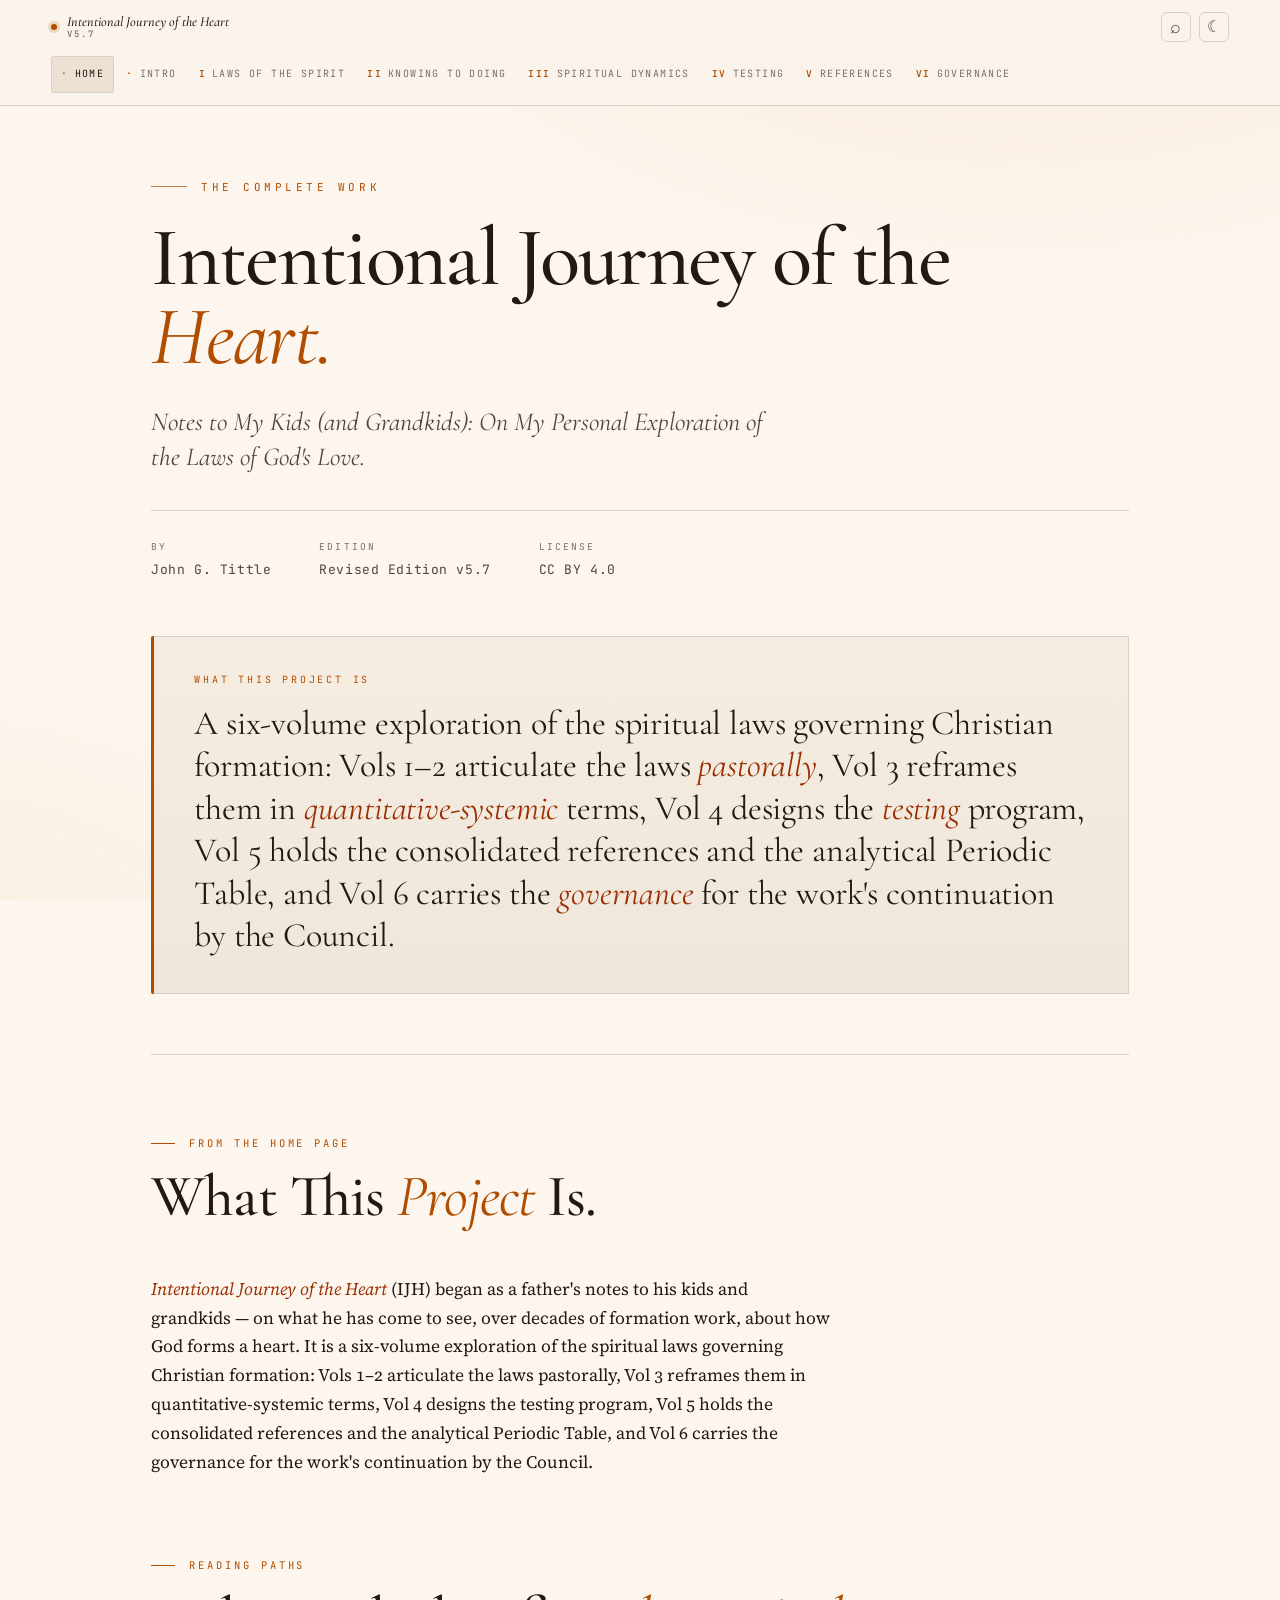
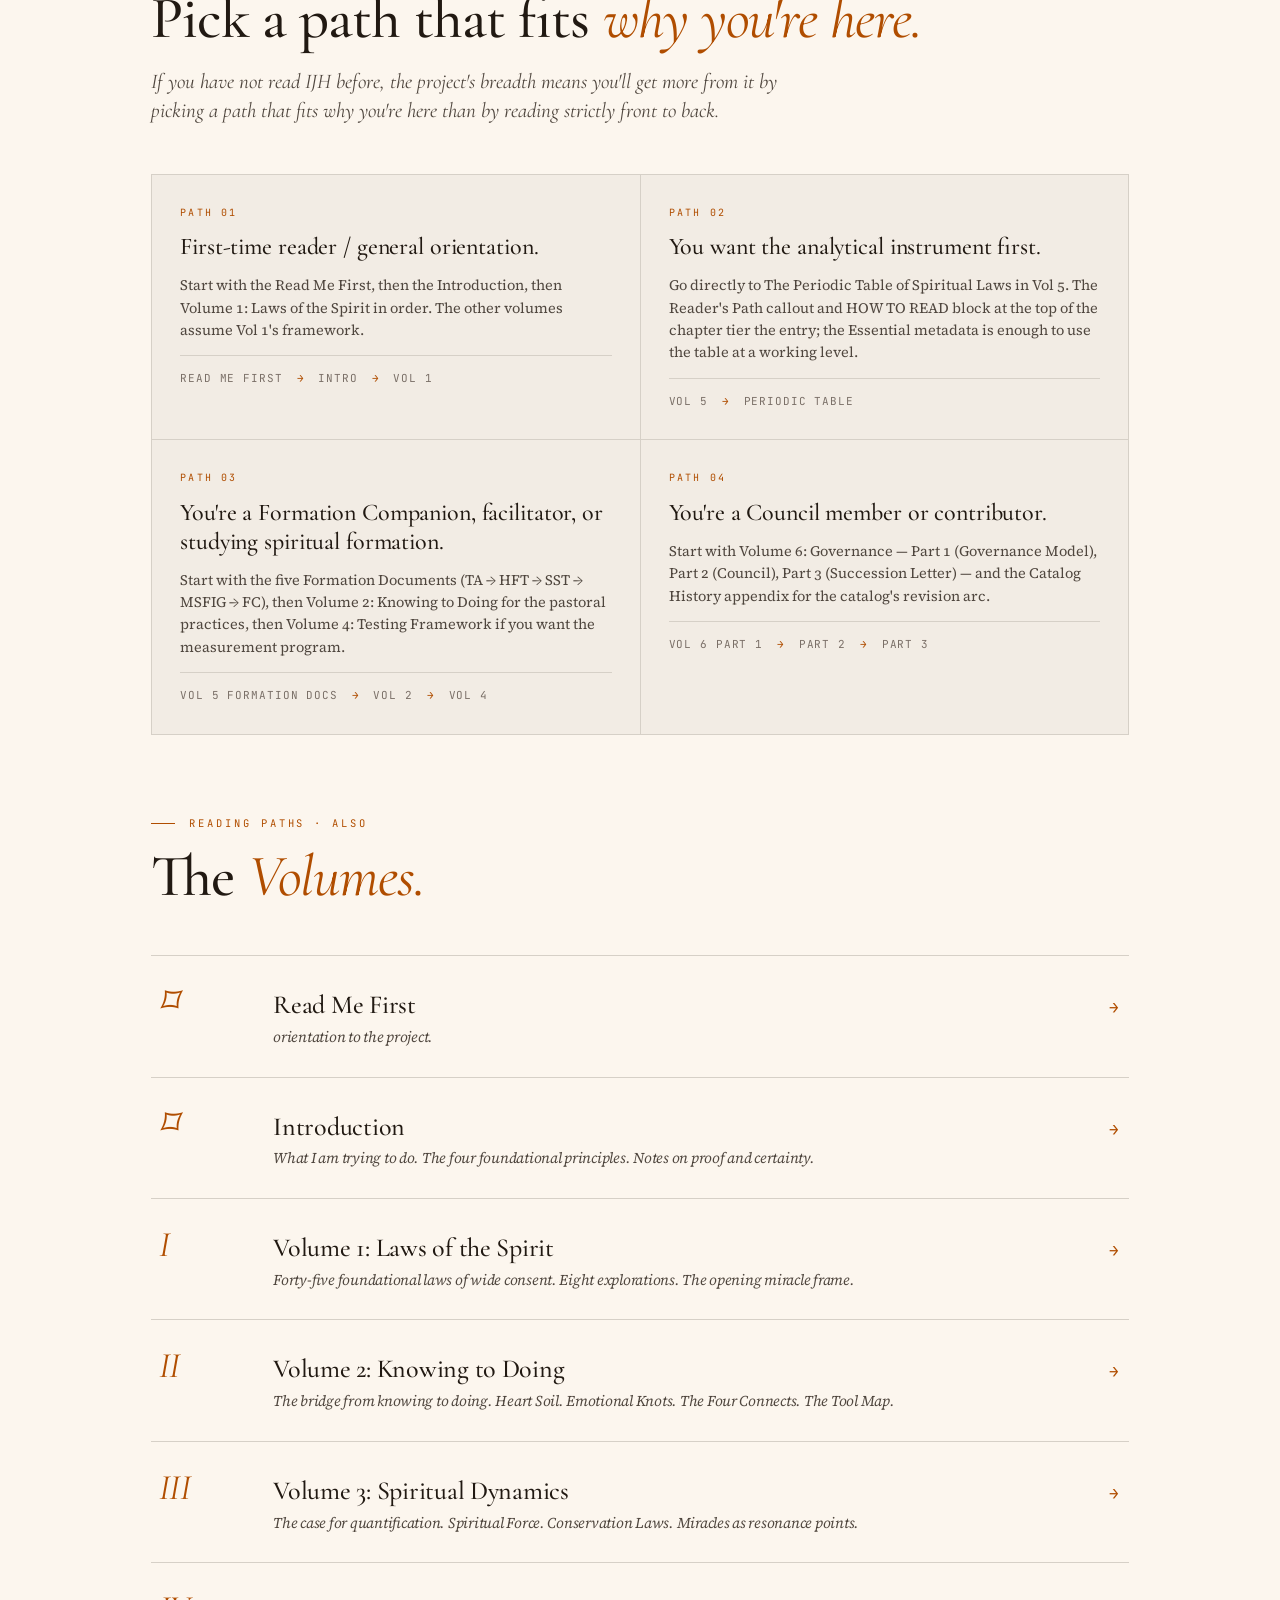
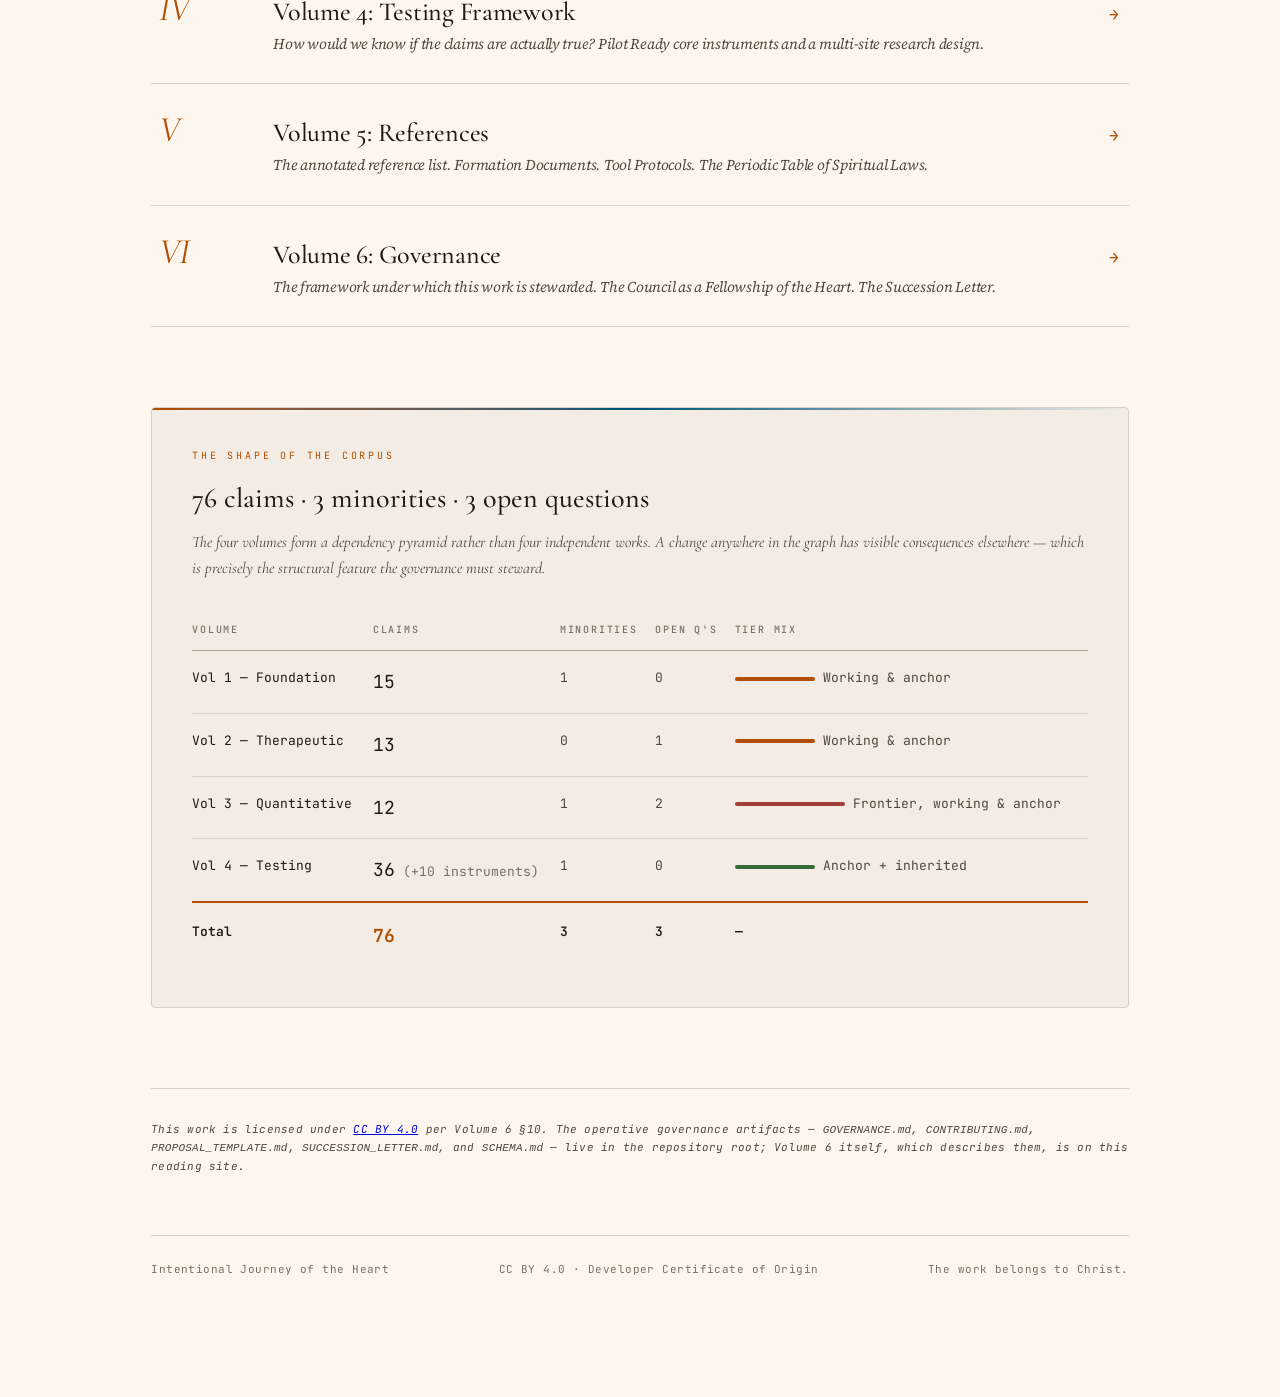
<file: index.html>
<!doctype html>
<html lang="en">
<head>
<meta charset="utf-8" />
<meta name="viewport" content="width=device-width,initial-scale=1" />
<title>Intentional Journey of the Heart — Home</title>
<link rel="preconnect" href="https://fonts.googleapis.com" />
<link rel="preconnect" href="https://fonts.gstatic.com" crossorigin />
<link href="https://fonts.googleapis.com/css2?family=Cormorant+Garamond:ital,wght@0,400;0,500;0,600;1,400;1,500&family=Source+Serif+4:ital,opsz,wght@0,8..60,400;0,8..60,500;0,8..60,600;1,8..60,400;1,8..60,500&family=JetBrains+Mono:wght@400;500;600&family=Inter+Tight:wght@400;500;600&display=swap" rel="stylesheet" />
<link rel="stylesheet" href="styles.css" />
<script>(function(){try{if(localStorage.getItem('ijh-theme')==='dark')document.documentElement.setAttribute('data-theme','dark');}catch(e){}})();</script>
</head>
<body>
<header class="topnav-wrap">
  <nav class="topnav">
    <a class="crest" href="index.html">
      <span class="dot"></span>
      <span class="crest-stack">
        <span class="work">Intentional Journey of the Heart</span>
        <span class="crest-sub">v5.7</span>
      </span>
    </a>
    <div class="topnav-vols">
      <a class="current" href="index.html"><span class="v-num">·</span>Home</a>
      <a href="Introduction.html"><span class="v-num">·</span>Intro</a>
      <a href="Volume 1.html"><span class="v-num">I</span>Laws of the Spirit</a>
      <a href="Volume 2.html"><span class="v-num">II</span>Knowing to Doing</a>
      <a href="Volume 3.html"><span class="v-num">III</span>Spiritual Dynamics</a>
      <a href="Volume 4.html"><span class="v-num">IV</span>Testing</a>
      <a href="Volume 5.html"><span class="v-num">V</span>References</a>
      <a href="Volume 6 Governance.html"><span class="v-num">VI</span>Governance</a>
    </div>
    <div class="topnav-controls">
      <button type="button" class="nav-icon-btn" id="search-open" aria-label="Search" title="Search (press /)">⌕</button>
      <button type="button" class="nav-icon-btn" id="theme-toggle" aria-label="Toggle dark mode"></button>
    </div>
    <div class="topnav-right">
      <a href="https://github.com/jgtittle-ministries/Intentional-Journey-of-the-Heart-preview" target="_blank" rel="noopener">Repo</a>
      <a href="https://creativecommons.org/licenses/by/4.0/" target="_blank" rel="noopener">CC BY 4.0</a>
    </div>
  </nav>
</header>

<div class="shell-single">

  <section class="hero">
    <div class="eyebrow"><span class="line"></span>The Complete Work</div>
    <h1 class="title">Intentional Journey of the <em>Heart.</em></h1>
    <p class="subtitle">Notes to My Kids (and Grandkids): On My Personal Exploration of the Laws of God's Love.</p>

    <div class="meta-row">
      <div class="meta-item"><span class="lbl">By</span><span class="val">John G. Tittle</span></div>
      <div class="meta-item"><span class="lbl">Edition</span><span class="val">Revised Edition v5.7</span></div>
      <div class="meta-item"><span class="lbl">License</span><span class="val">CC BY 4.0</span></div>
    </div>

    <div class="key-claim" style="margin-top: 56px;">
      <div class="label">What this project is</div>
      <p class="text">A six-volume exploration of the spiritual laws governing Christian formation: Vols 1–2 articulate the laws <em>pastorally</em>, Vol 3 reframes them in <em>quantitative-systemic</em> terms, Vol 4 designs the <em>testing</em> program, Vol 5 holds the consolidated references and the analytical Periodic Table, and Vol 6 carries the <em>governance</em> for the work's continuation by the Council.</p>
    </div>

  </section>

  <section style="margin-top: 80px;">
    <div class="part-header">
      <div class="part-num">From the Home page</div>
      <h2 class="part-title">What This <em>Project</em> Is.</h2>
    </div>
    <div class="prose">
      <p><em>Intentional Journey of the Heart</em> (IJH) began as a father's notes to his kids and grandkids — on what he has come to see, over decades of formation work, about how God forms a heart. It is a six-volume exploration of the spiritual laws governing Christian formation: Vols 1–2 articulate the laws pastorally, Vol 3 reframes them in quantitative-systemic terms, Vol 4 designs the testing program, Vol 5 holds the consolidated references and the analytical Periodic Table, and Vol 6 carries the governance for the work's continuation by the Council.</p>
    </div>
  </section>

  <section style="margin-top: 80px;">
    <div class="part-header">
      <div class="part-num">Reading Paths</div>
      <h2 class="part-title">Pick a path that fits <em>why you're here.</em></h2>
      <p class="part-deck">If you have not read IJH before, the project's breadth means you'll get more from it by picking a path that fits why you're here than by reading strictly front to back.</p>
    </div>

    <div class="paths-grid">
      <a class="path-card" href="Introduction.html">
        <div class="lbl">Path 01</div>
        <h4>First-time reader / general orientation.</h4>
        <p>Start with the Read Me First, then the Introduction, then Volume 1: Laws of the Spirit in order. The other volumes assume Vol 1's framework.</p>
        <span class="path-route">READ ME FIRST <span class="arr">→</span> INTRO <span class="arr">→</span> VOL 1</span>
      </a>
      <a class="path-card" href="Volume 5.html">
        <div class="lbl">Path 02</div>
        <h4>You want the analytical instrument first.</h4>
        <p>Go directly to The Periodic Table of Spiritual Laws in Vol 5. The Reader's Path callout and HOW TO READ block at the top of the chapter tier the entry; the Essential metadata is enough to use the table at a working level.</p>
        <span class="path-route">VOL 5 <span class="arr">→</span> PERIODIC TABLE</span>
      </a>
      <a class="path-card" href="Volume 5.html">
        <div class="lbl">Path 03</div>
        <h4>You're a Formation Companion, facilitator, or studying spiritual formation.</h4>
        <p>Start with the five Formation Documents (TA → HFT → SST → MSFIG → FC), then Volume 2: Knowing to Doing for the pastoral practices, then Volume 4: Testing Framework if you want the measurement program.</p>
        <span class="path-route">VOL 5 FORMATION DOCS <span class="arr">→</span> VOL 2 <span class="arr">→</span> VOL 4</span>
      </a>
      <a class="path-card" href="Volume 6 Governance.html">
        <div class="lbl">Path 04</div>
        <h4>You're a Council member or contributor.</h4>
        <p>Start with Volume 6: Governance — Part 1 (Governance Model), Part 2 (Council), Part 3 (Succession Letter) — and the Catalog History appendix for the catalog's revision arc.</p>
        <span class="path-route">VOL 6 PART 1 <span class="arr">→</span> PART 2 <span class="arr">→</span> PART 3</span>
      </a>
    </div>
  </section>

  <section style="margin-top: 80px;">
    <div class="part-header">
      <div class="part-num">Reading Paths · also</div>
      <h2 class="part-title">The <em>Volumes.</em></h2>
    </div>

    <div class="home-vols">
      <a class="home-vol" href="reader.html#docs%2Fread-me-first.md">
        <span class="v">⌑</span>
        <span class="nm">Read Me First<span class="ds">orientation to the project.</span></span>
        <span class="meta"><span class="arrow">→</span></span>
      </a>
      <a class="home-vol" href="Introduction.html">
        <span class="v">⌑</span>
        <span class="nm">Introduction<span class="ds">What I am trying to do. The four foundational principles. Notes on proof and certainty.</span></span>
        <span class="meta"><span class="arrow">→</span></span>
      </a>
      <a class="home-vol" href="Volume 1.html">
        <span class="v">I</span>
        <span class="nm">Volume 1: Laws of the Spirit<span class="ds">Forty-five foundational laws of wide consent. Eight explorations. The opening miracle frame.</span></span>
        <span class="meta"><span class="arrow">→</span></span>
      </a>
      <a class="home-vol" href="Volume 2.html">
        <span class="v">II</span>
        <span class="nm">Volume 2: Knowing to Doing<span class="ds">The bridge from knowing to doing. Heart Soil. Emotional Knots. The Four Connects. The Tool Map.</span></span>
        <span class="meta"><span class="arrow">→</span></span>
      </a>
      <a class="home-vol" href="Volume 3.html">
        <span class="v">III</span>
        <span class="nm">Volume 3: Spiritual Dynamics<span class="ds">The case for quantification. Spiritual Force. Conservation Laws. Miracles as resonance points.</span></span>
        <span class="meta"><span class="arrow">→</span></span>
      </a>
      <a class="home-vol" href="Volume 4.html">
        <span class="v">IV</span>
        <span class="nm">Volume 4: Testing Framework<span class="ds">How would we know if the claims are actually true? Pilot Ready core instruments and a multi-site research design.</span></span>
        <span class="meta"><span class="arrow">→</span></span>
      </a>
      <a class="home-vol" href="Volume 5.html">
        <span class="v">V</span>
        <span class="nm">Volume 5: References<span class="ds">The annotated reference list. Formation Documents. Tool Protocols. The Periodic Table of Spiritual Laws.</span></span>
        <span class="meta"><span class="arrow">→</span></span>
      </a>
      <a class="home-vol" href="Volume 6 Governance.html">
        <span class="v">VI</span>
        <span class="nm">Volume 6: Governance<span class="ds">The framework under which this work is stewarded. The Council as a Fellowship of the Heart. The Succession Letter.</span></span>
        <span class="meta"><span class="arrow">→</span></span>
      </a>
    </div>
  </section>

  <section style="margin-top: 80px;">
    <div class="viz" style="margin: 0;">
      <div class="viz-eyebrow">The shape of the corpus</div>
      <h4 class="viz-title">76 claims · 3 minorities · 3 open questions</h4>
      <p class="viz-deck">The four volumes form a dependency pyramid rather than four independent works. A change anywhere in the graph has visible consequences elsewhere — which is precisely the structural feature the governance must steward.</p>
      <table class="reg-table">
        <thead><tr><th>Volume</th><th>Claims</th><th>Minorities</th><th>Open Q's</th><th>Tier mix</th></tr></thead>
        <tbody>
          <tr><td class="vol">Vol 1 — Foundation</td><td><span class="num-big">15</span></td><td>1</td><td>0</td><td><span class="bar" style="width:80px"></span>Working &amp; anchor</td></tr>
          <tr><td class="vol">Vol 2 — Therapeutic</td><td><span class="num-big">13</span></td><td>0</td><td>1</td><td><span class="bar" style="width:80px"></span>Working &amp; anchor</td></tr>
          <tr><td class="vol">Vol 3 — Quantitative</td><td><span class="num-big">12</span></td><td>1</td><td>2</td><td><span class="bar" style="width:110px; background: var(--rose);"></span>Frontier, working &amp; anchor</td></tr>
          <tr><td class="vol">Vol 4 — Testing</td><td><span class="num-big">36</span> <span style="color:var(--text-dim)">(+10 instruments)</span></td><td>1</td><td>0</td><td><span class="bar" style="width:80px; background: var(--leaf);"></span>Anchor + inherited</td></tr>
          <tr class="total"><td class="vol">Total</td><td><span class="num-big" style="color:var(--accent)">76</span></td><td>3</td><td>3</td><td>—</td></tr>
        </tbody>
      </table>
    </div>
  </section>

  <p class="smallprint" style="margin-top: 80px;">
    <em>This work is licensed under <a href="https://creativecommons.org/licenses/by/4.0/" target="_blank" rel="noopener">CC BY 4.0</a> per Volume 6 §10. The operative governance artifacts — <code>GOVERNANCE.md</code>, <code>CONTRIBUTING.md</code>, <code>PROPOSAL_TEMPLATE.md</code>, <code>SUCCESSION_LETTER.md</code>, and <code>SCHEMA.md</code> — live in the repository root; Volume 6 itself, which describes them, is on this reading site.</em>
  </p>

  <div class="foot-copy">
    <div>Intentional Journey of the Heart</div>
    <div>CC BY 4.0 · Developer Certificate of Origin</div>
    <div>The work belongs to Christ.</div>
  </div>

</div>

<script src="app.js"></script>
</body>
</html>
</file>
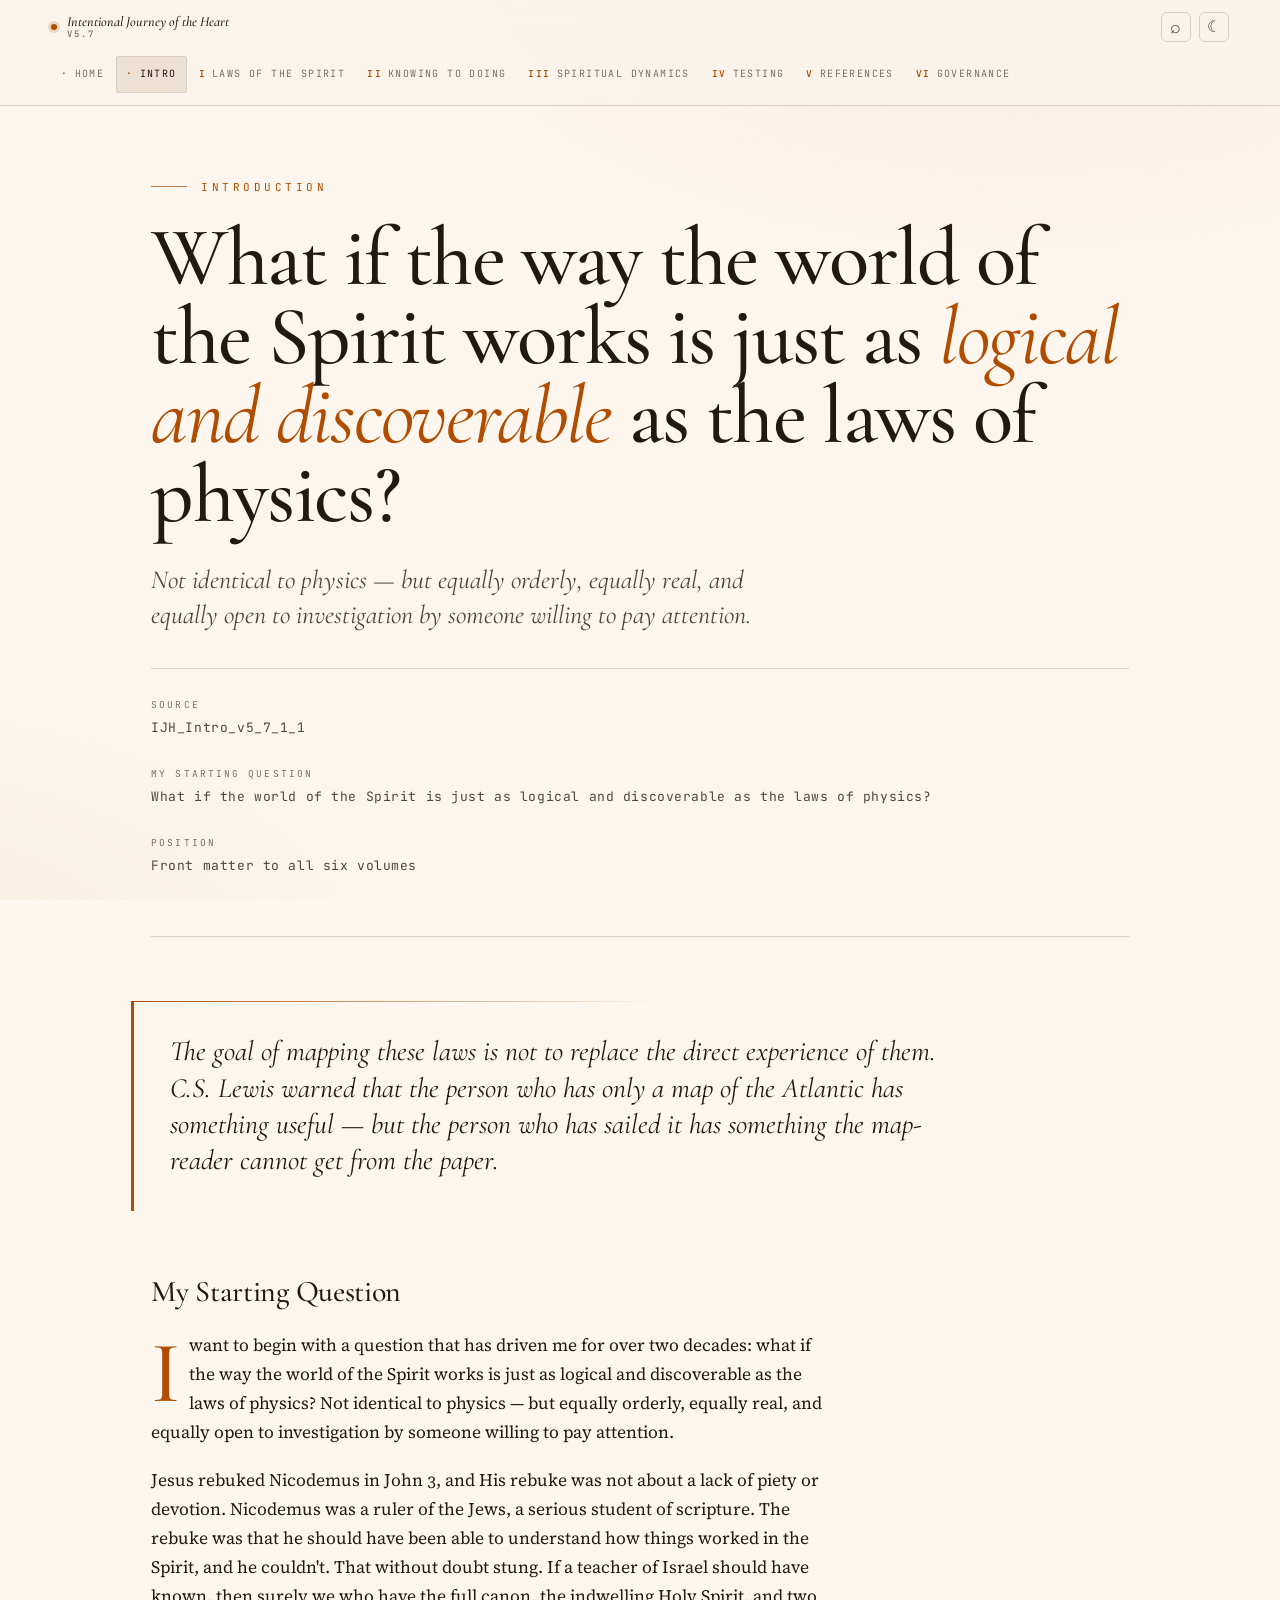
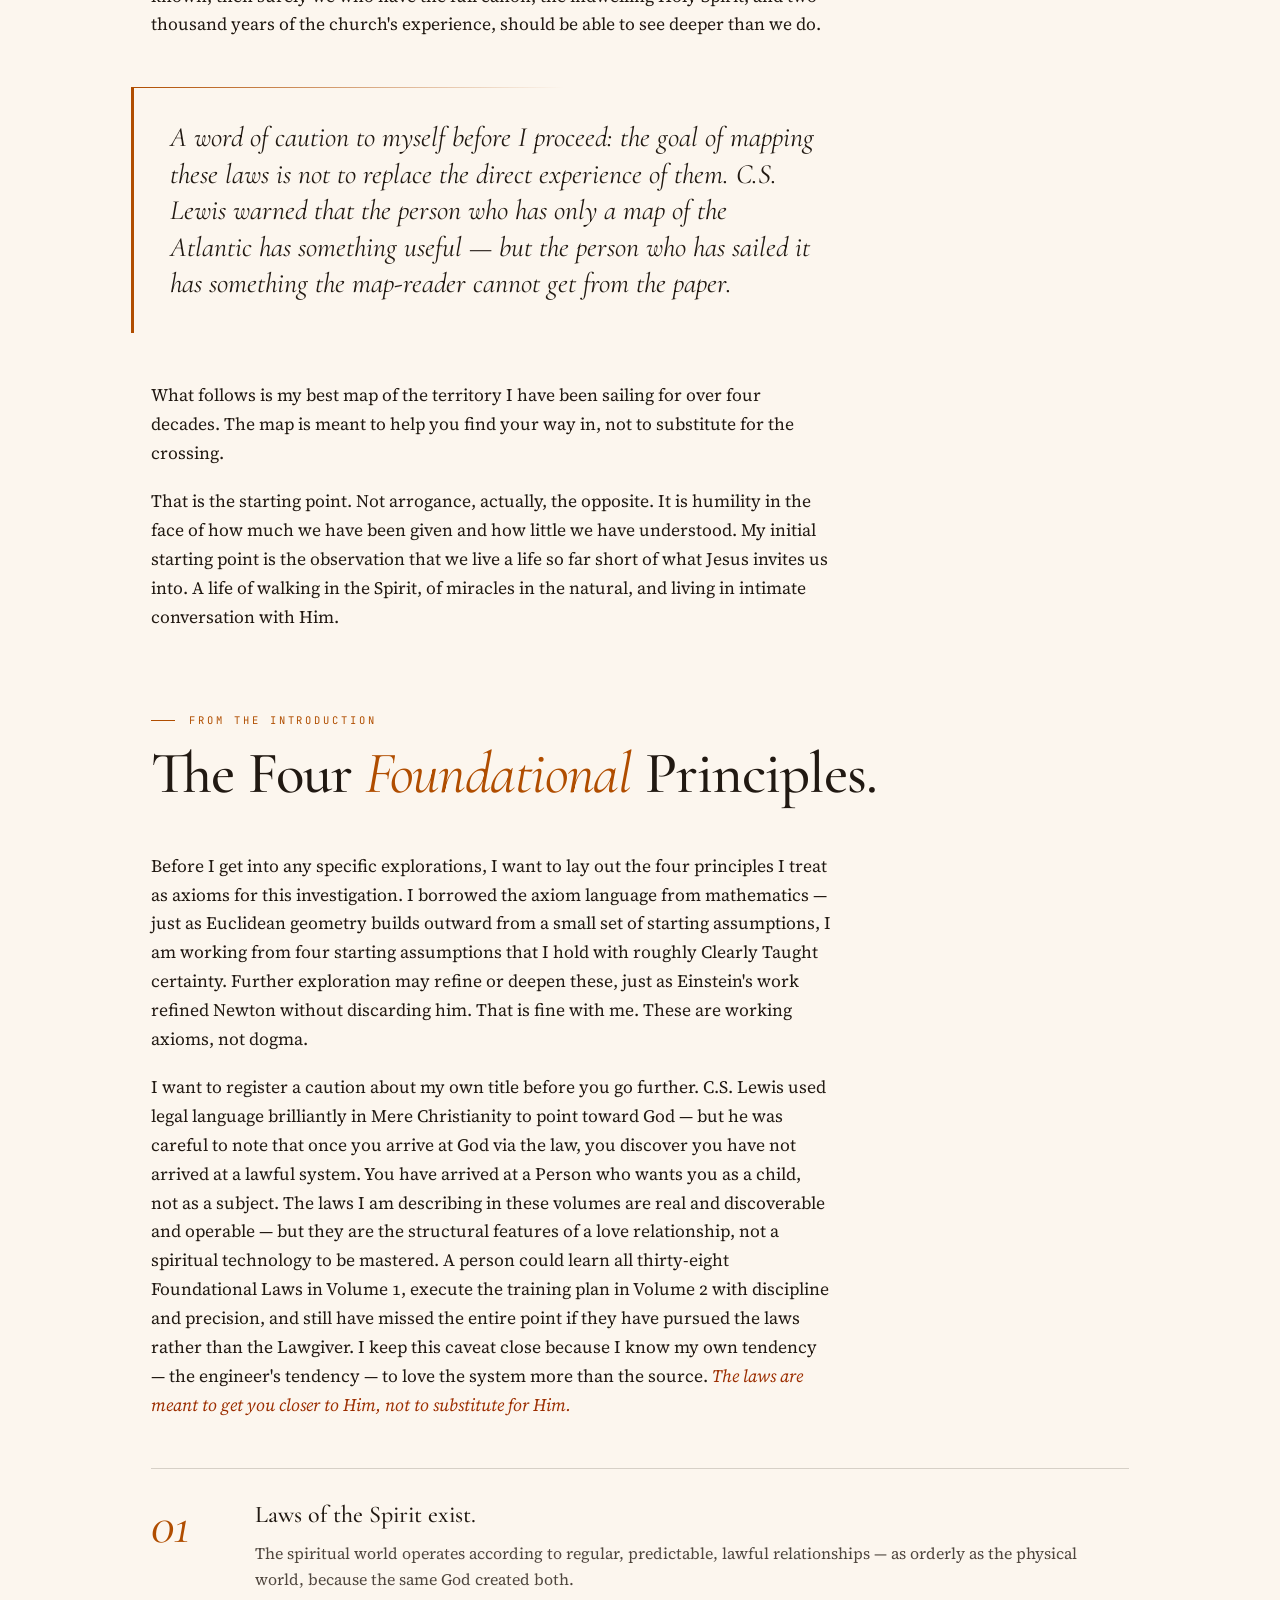
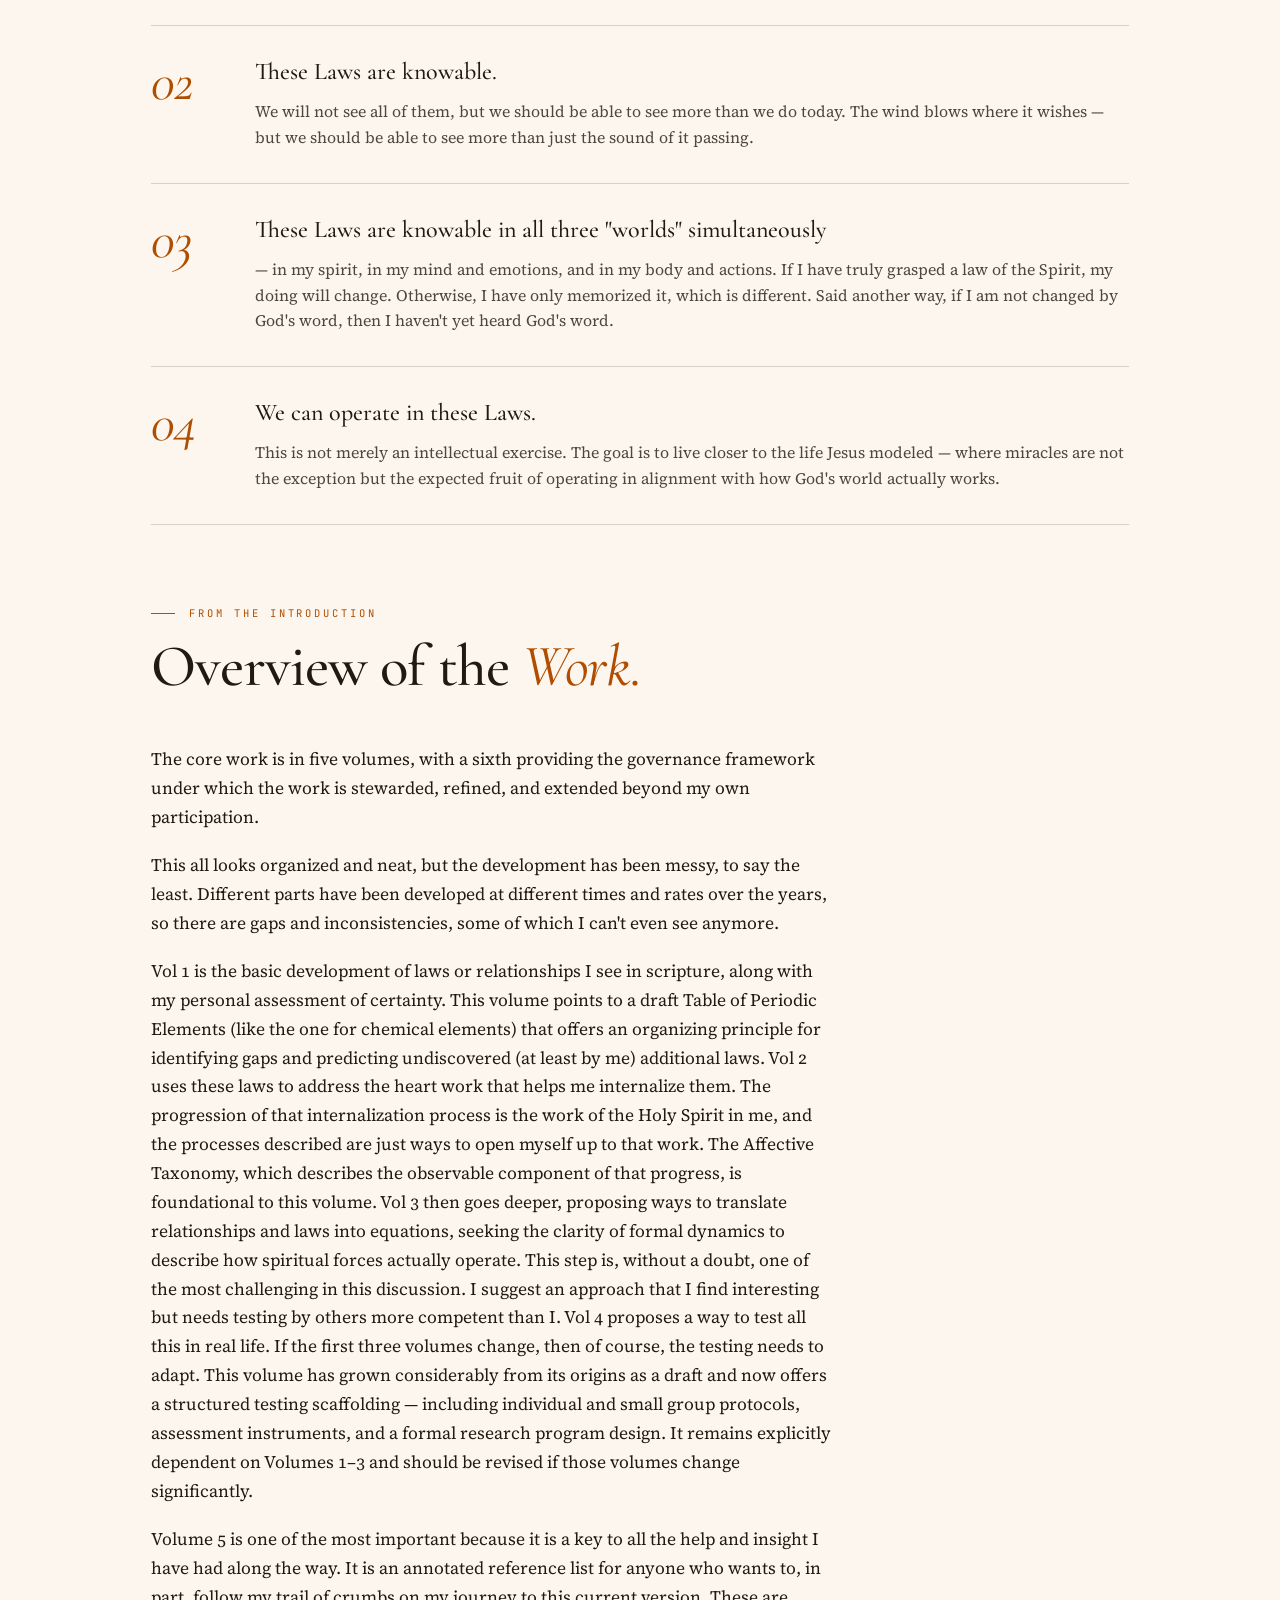
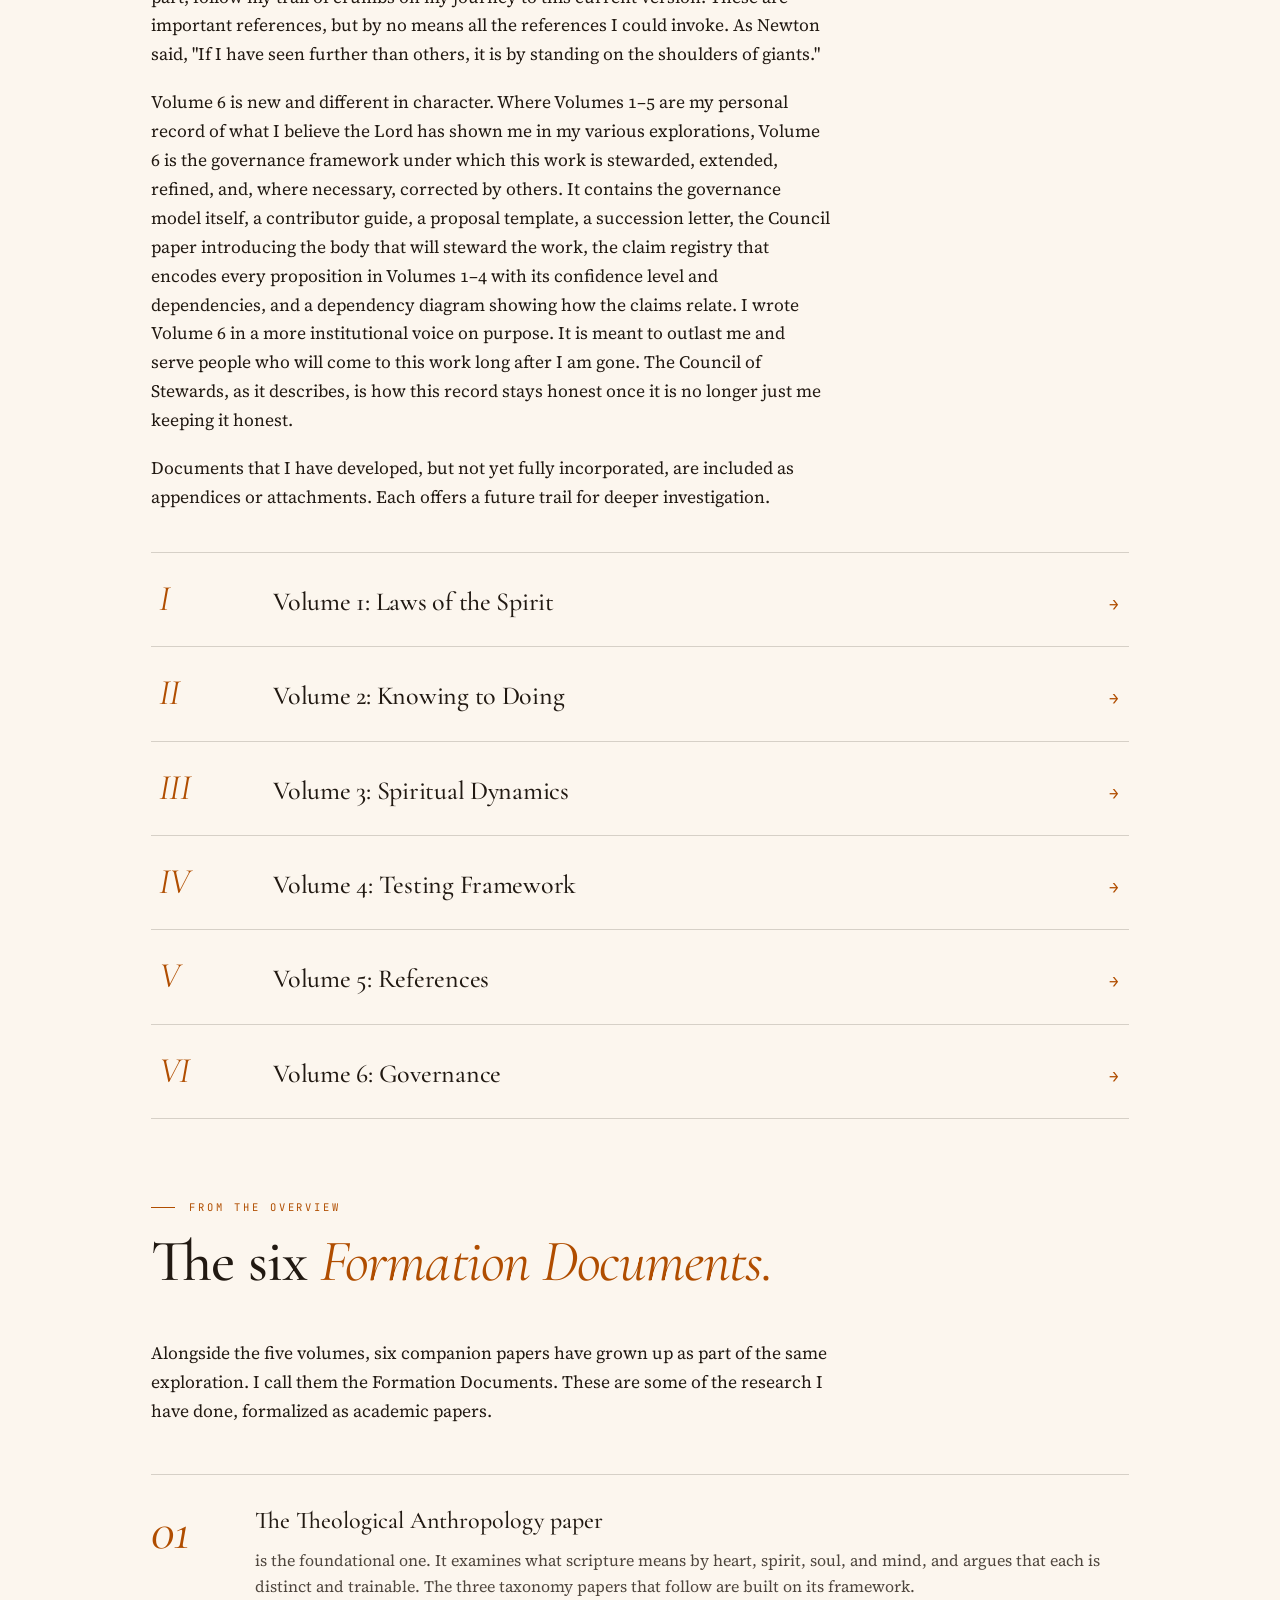
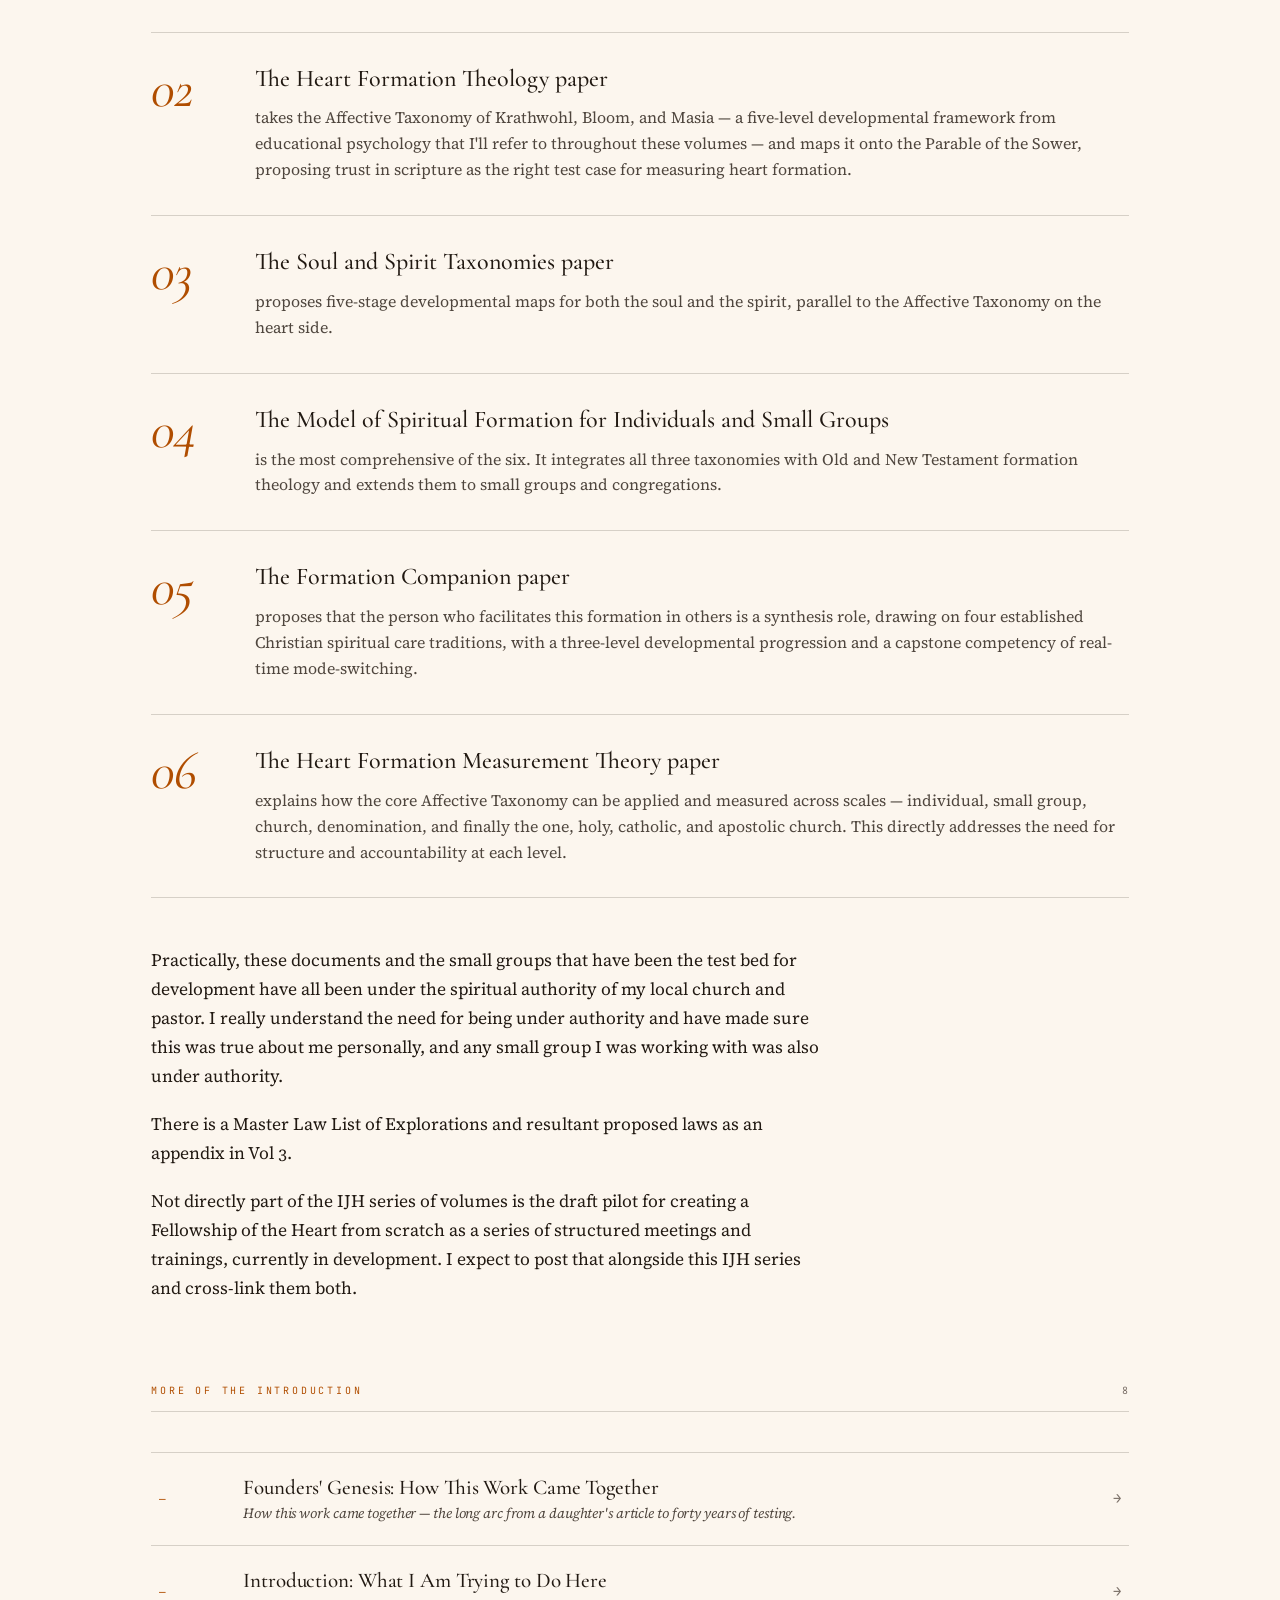
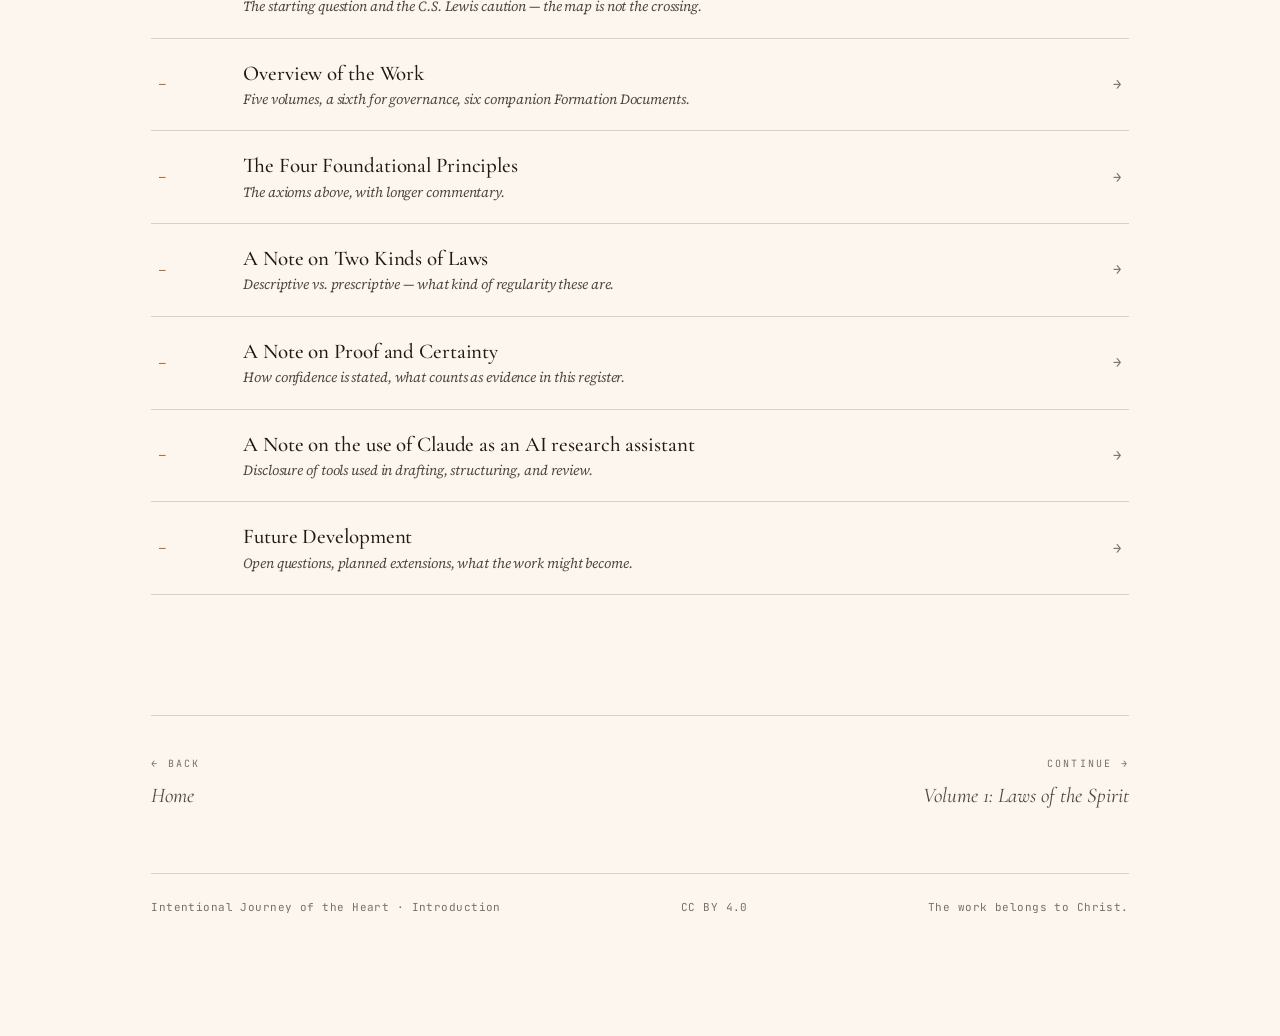
<file: Introduction.html>
<!doctype html>
<html lang="en">
<head>
<meta charset="utf-8" />
<meta name="viewport" content="width=device-width,initial-scale=1" />
<title>Introduction — Intentional Journey of the Heart</title>
<link rel="preconnect" href="https://fonts.googleapis.com" />
<link rel="preconnect" href="https://fonts.gstatic.com" crossorigin />
<link href="https://fonts.googleapis.com/css2?family=Cormorant+Garamond:ital,wght@0,400;0,500;0,600;1,400;1,500&family=Source+Serif+4:ital,opsz,wght@0,8..60,400;0,8..60,500;0,8..60,600;1,8..60,400;1,8..60,500&family=JetBrains+Mono:wght@400;500;600&family=Inter+Tight:wght@400;500;600&display=swap" rel="stylesheet" />
<link rel="stylesheet" href="styles.css" />
<script>(function(){try{if(localStorage.getItem('ijh-theme')==='dark')document.documentElement.setAttribute('data-theme','dark');}catch(e){}})();</script>
</head>
<body>
<header class="topnav-wrap">
  <nav class="topnav">
    <a class="crest" href="index.html">
      <span class="dot"></span>
      <span class="crest-stack">
        <span class="work">Intentional Journey of the Heart</span>
        <span class="crest-sub">v5.7</span>
      </span>
    </a>
    <div class="topnav-vols">
      <a href="index.html"><span class="v-num">·</span>Home</a>
      <a class="current" href="Introduction.html"><span class="v-num">·</span>Intro</a>
      <a href="Volume 1.html"><span class="v-num">I</span>Laws of the Spirit</a>
      <a href="Volume 2.html"><span class="v-num">II</span>Knowing to Doing</a>
      <a href="Volume 3.html"><span class="v-num">III</span>Spiritual Dynamics</a>
      <a href="Volume 4.html"><span class="v-num">IV</span>Testing</a>
      <a href="Volume 5.html"><span class="v-num">V</span>References</a>
      <a href="Volume 6 Governance.html"><span class="v-num">VI</span>Governance</a>
    </div>
    <div class="topnav-controls">
      <button type="button" class="nav-icon-btn" id="search-open" aria-label="Search" title="Search (press /)">⌕</button>
      <button type="button" class="nav-icon-btn" id="theme-toggle" aria-label="Toggle dark mode"></button>
    </div>
    <div class="topnav-right">
      <a href="https://github.com/jgtittle-ministries/Intentional-Journey-of-the-Heart-preview" target="_blank" rel="noopener">Repo</a>
      <a href="https://creativecommons.org/licenses/by/4.0/" target="_blank" rel="noopener">CC BY 4.0</a>
    </div>
  </nav>
</header>

<div class="shell-single">

  <section class="hero">
    <div class="eyebrow"><span class="line"></span>Introduction</div>
    <h1 class="title">What if the way the world of the Spirit works is just as <em>logical and discoverable</em> as the laws of physics?</h1>
    <p class="subtitle">Not identical to physics — but equally orderly, equally real, and equally open to investigation by someone willing to pay attention.</p>

    <div class="meta-row">
      <div class="meta-item"><span class="lbl">Source</span><span class="val">IJH_Intro_v5_7_1_1</span></div>
      <div class="meta-item"><span class="lbl">My starting question</span><span class="val">What if the world of the Spirit is just as logical and discoverable as the laws of physics?</span></div>
      <div class="meta-item"><span class="lbl">Position</span><span class="val">Front matter to all six volumes</span></div>
    </div>
  </section>

    <div class="pullquote prose-wide" style="margin-top: 56px;">
      The goal of mapping these laws is not to replace the direct experience of them. C.S. Lewis warned that the person who has only a map of the Atlantic has something useful — but <em>the person who has sailed it has something the map-reader cannot get from the paper.</em>
    </div>

  <div class="prose">
    <h3>My Starting Question</h3>
    <p class="drop-cap">I want to begin with a question that has driven me for over two decades: what if the way the world of the Spirit works is just as logical and discoverable as the laws of physics? Not identical to physics — but equally orderly, equally real, and equally open to investigation by someone willing to pay attention.</p>

    <p>Jesus rebuked Nicodemus in John 3, and His rebuke was not about a lack of piety or devotion. Nicodemus was a ruler of the Jews, a serious student of scripture. The rebuke was that he should have been able to understand how things worked in the Spirit, and he couldn't. That without doubt stung. If a teacher of Israel should have known, then surely we who have the full canon, the indwelling Holy Spirit, and two thousand years of the church's experience, should be able to see deeper than we do.</p>

    <div class="pullquote">
      A word of caution to myself before I proceed: the goal of mapping these laws is not to replace the direct experience of them. C.S. Lewis warned that the person who has only a map of the Atlantic has something useful — but <em>the person who has sailed it has something the map-reader cannot get from the paper.</em>
    </div>

    <p>What follows is my best map of the territory I have been sailing for over four decades. The map is meant to help you find your way in, not to substitute for the crossing.</p>

    <p>That is the starting point. Not arrogance, actually, the opposite. It is humility in the face of how much we have been given and how little we have understood. My initial starting point is the observation that we live a life so far short of what Jesus invites us into. A life of walking in the Spirit, of miracles in the natural, and living in intimate conversation with Him.</p>
  </div>

  <!-- Four Foundational Principles -->
  <section style="margin-top: 80px;">
    <div class="part-header">
      <div class="part-num">From the Introduction</div>
      <h2 class="part-title">The Four <em>Foundational</em> Principles.</h2>
    </div>

    <div class="prose">
      <p>Before I get into any specific explorations, I want to lay out the four principles I treat as axioms for this investigation. I borrowed the axiom language from mathematics — just as Euclidean geometry builds outward from a small set of starting assumptions, I am working from four starting assumptions that I hold with roughly Clearly Taught certainty. Further exploration may refine or deepen these, just as Einstein's work refined Newton without discarding him. That is fine with me. These are working axioms, not dogma.</p>

      <p>I want to register a caution about my own title before you go further. C.S. Lewis used legal language brilliantly in Mere Christianity to point toward God — but he was careful to note that once you arrive at God via the law, you discover you have not arrived at a lawful system. You have arrived at a Person who wants you as a child, not as a subject. The laws I am describing in these volumes are real and discoverable and operable — but they are the structural features of a love relationship, not a spiritual technology to be mastered. A person could learn all thirty-eight Foundational Laws in Volume 1, execute the training plan in Volume 2 with discipline and precision, and still have missed the entire point if they have pursued the laws rather than the Lawgiver. I keep this caveat close because I know my own tendency — the engineer's tendency — to love the system more than the source. <em>The laws are meant to get you closer to Him, not to substitute for Him.</em></p>
    </div>

    <div class="claims-grid">
      <div class="claim-row">
        <div class="num"></div>
        <div>
          <h4>Laws of the Spirit exist.</h4>
          <p>The spiritual world operates according to regular, predictable, lawful relationships — as orderly as the physical world, because the same God created both.</p>
        </div>
      </div>
      <div class="claim-row">
        <div class="num"></div>
        <div>
          <h4>These Laws are knowable.</h4>
          <p>We will not see all of them, but we should be able to see more than we do today. The wind blows where it wishes — but we should be able to see more than just the sound of it passing.</p>
        </div>
      </div>
      <div class="claim-row">
        <div class="num"></div>
        <div>
          <h4>These Laws are knowable in all three "worlds" simultaneously</h4>
          <p>— in my spirit, in my mind and emotions, and in my body and actions. If I have truly grasped a law of the Spirit, my doing will change. Otherwise, I have only memorized it, which is different. Said another way, if I am not changed by God's word, then I haven't yet heard God's word.</p>
        </div>
      </div>
      <div class="claim-row">
        <div class="num"></div>
        <div>
          <h4>We can operate in these Laws.</h4>
          <p>This is not merely an intellectual exercise. The goal is to live closer to the life Jesus modeled — where miracles are not the exception but the expected fruit of operating in alignment with how God's world actually works.</p>
        </div>
      </div>
    </div>
  </section>

  <!-- Overview of the Work -->
  <section style="margin-top: 80px;">
    <div class="part-header">
      <div class="part-num">From the Introduction</div>
      <h2 class="part-title">Overview of the <em>Work.</em></h2>
    </div>

    <div class="prose">
      <p>The core work is in five volumes, with a sixth providing the governance framework under which the work is stewarded, refined, and extended beyond my own participation.</p>

      <p>This all looks organized and neat, but the development has been messy, to say the least. Different parts have been developed at different times and rates over the years, so there are gaps and inconsistencies, some of which I can't even see anymore.</p>

      <p>Vol 1 is the basic development of laws or relationships I see in scripture, along with my personal assessment of certainty. This volume points to a draft Table of Periodic Elements (like the one for chemical elements) that offers an organizing principle for identifying gaps and predicting undiscovered (at least by me) additional laws. Vol 2 uses these laws to address the heart work that helps me internalize them. The progression of that internalization process is the work of the Holy Spirit in me, and the processes described are just ways to open myself up to that work. The Affective Taxonomy, which describes the observable component of that progress, is foundational to this volume. Vol 3 then goes deeper, proposing ways to translate relationships and laws into equations, seeking the clarity of formal dynamics to describe how spiritual forces actually operate. This step is, without a doubt, one of the most challenging in this discussion. I suggest an approach that I find interesting but needs testing by others more competent than I. Vol 4 proposes a way to test all this in real life. If the first three volumes change, then of course, the testing needs to adapt. This volume has grown considerably from its origins as a draft and now offers a structured testing scaffolding — including individual and small group protocols, assessment instruments, and a formal research program design. It remains explicitly dependent on Volumes 1–3 and should be revised if those volumes change significantly.</p>

      <p>Volume 5 is one of the most important because it is a key to all the help and insight I have had along the way. It is an annotated reference list for anyone who wants to, in part, follow my trail of crumbs on my journey to this current version. These are important references, but by no means all the references I could invoke. As Newton said, "If I have seen further than others, it is by standing on the shoulders of giants."</p>

      <p>Volume 6 is new and different in character. Where Volumes 1–5 are my personal record of what I believe the Lord has shown me in my various explorations, Volume 6 is the governance framework under which this work is stewarded, extended, refined, and, where necessary, corrected by others. It contains the governance model itself, a contributor guide, a proposal template, a succession letter, the Council paper introducing the body that will steward the work, the claim registry that encodes every proposition in Volumes 1–4 with its confidence level and dependencies, and a dependency diagram showing how the claims relate. I wrote Volume 6 in a more institutional voice on purpose. It is meant to outlast me and serve people who will come to this work long after I am gone. The Council of Stewards, as it describes, is how this record stays honest once it is no longer just me keeping it honest.</p>

      <p>Documents that I have developed, but not yet fully incorporated, are included as appendices or attachments. Each offers a future trail for deeper investigation.</p>
    </div>

    <div class="home-vols">
      <a class="home-vol" href="Volume 1.html"><span class="v">I</span><span class="nm">Volume 1: Laws of the Spirit</span><span class="meta"><span class="arrow">→</span></span></a>
      <a class="home-vol" href="Volume 2.html"><span class="v">II</span><span class="nm">Volume 2: Knowing to Doing</span><span class="meta"><span class="arrow">→</span></span></a>
      <a class="home-vol" href="Volume 3.html"><span class="v">III</span><span class="nm">Volume 3: Spiritual Dynamics</span><span class="meta"><span class="arrow">→</span></span></a>
      <a class="home-vol" href="Volume 4.html"><span class="v">IV</span><span class="nm">Volume 4: Testing Framework</span><span class="meta"><span class="arrow">→</span></span></a>
      <a class="home-vol" href="Volume 5.html"><span class="v">V</span><span class="nm">Volume 5: References</span><span class="meta"><span class="arrow">→</span></span></a>
      <a class="home-vol" href="Volume 6 Governance.html"><span class="v">VI</span><span class="nm">Volume 6: Governance</span><span class="meta"><span class="arrow">→</span></span></a>
    </div>
  </section>

  <!-- Formation Documents -->
  <section style="margin-top: 80px;">
    <div class="part-header">
      <div class="part-num">From the Overview</div>
      <h2 class="part-title">The six <em>Formation Documents.</em></h2>
    </div>

    <div class="prose">
      <p>Alongside the five volumes, six companion papers have grown up as part of the same exploration. I call them the Formation Documents. These are some of the research I have done, formalized as academic papers.</p>
    </div>

    <div class="claims-grid">
      <div class="claim-row">
        <div class="num"></div>
        <div>
          <h4>The Theological Anthropology paper</h4>
          <p>is the foundational one. It examines what scripture means by heart, spirit, soul, and mind, and argues that each is distinct and trainable. The three taxonomy papers that follow are built on its framework.</p>
        </div>
      </div>
      <div class="claim-row">
        <div class="num"></div>
        <div>
          <h4>The Heart Formation Theology paper</h4>
          <p>takes the Affective Taxonomy of Krathwohl, Bloom, and Masia — a five-level developmental framework from educational psychology that I'll refer to throughout these volumes — and maps it onto the Parable of the Sower, proposing trust in scripture as the right test case for measuring heart formation.</p>
        </div>
      </div>
      <div class="claim-row">
        <div class="num"></div>
        <div>
          <h4>The Soul and Spirit Taxonomies paper</h4>
          <p>proposes five-stage developmental maps for both the soul and the spirit, parallel to the Affective Taxonomy on the heart side.</p>
        </div>
      </div>
      <div class="claim-row">
        <div class="num"></div>
        <div>
          <h4>The Model of Spiritual Formation for Individuals and Small Groups</h4>
          <p>is the most comprehensive of the six. It integrates all three taxonomies with Old and New Testament formation theology and extends them to small groups and congregations.</p>
        </div>
      </div>
      <div class="claim-row">
        <div class="num"></div>
        <div>
          <h4>The Formation Companion paper</h4>
          <p>proposes that the person who facilitates this formation in others is a synthesis role, drawing on four established Christian spiritual care traditions, with a three-level developmental progression and a capstone competency of real-time mode-switching.</p>
        </div>
      </div>
      <div class="claim-row">
        <div class="num"></div>
        <div>
          <h4>The Heart Formation Measurement Theory paper</h4>
          <p>explains how the core Affective Taxonomy can be applied and measured across scales — individual, small group, church, denomination, and finally the one, holy, catholic, and apostolic church. This directly addresses the need for structure and accountability at each level.</p>
        </div>
      </div>
    </div>

    <div class="prose" style="margin-top: 40px;">
      <p>Practically, these documents and the small groups that have been the test bed for development have all been under the spiritual authority of my local church and pastor. I really understand the need for being under authority and have made sure this was true about me personally, and any small group I was working with was also under authority.</p>
      <p>There is a Master Law List of Explorations and resultant proposed laws as an appendix in Vol 3.</p>
      <p>Not directly part of the IJH series of volumes is the draft pilot for creating a Fellowship of the Heart from scratch as a series of structured meetings and trainings, currently in development. I expect to post that alongside this IJH series and cross-link them both.</p>
    </div>
  </section>

  <!-- Other intro sections -->
  <section style="margin-top: 80px;">
    <p class="toc-section-head">More of the Introduction<span class="count">8</span></p>
    <div class="toc-card-list">
      <a class="toc-card" href="reader.html#docs%2Fintroduction%2Ffounders-genesis-how-this-work-came-together.md">
        <span class="ix">—</span><span class="label">Founders' Genesis: How This Work Came Together<span class="sub">How this work came together — the long arc from a daughter's article to forty years of testing.</span></span><span class="arrow">→</span>
      </a>
      <a class="toc-card" href="reader.html#docs%2Fintroduction%2Fintroduction-what-i-am-trying-to-do.md">
        <span class="ix">—</span><span class="label">Introduction: What I Am Trying to Do Here<span class="sub">The starting question and the C.S. Lewis caution — the map is not the crossing.</span></span><span class="arrow">→</span>
      </a>
      <a class="toc-card" href="reader.html#docs%2Fintroduction%2Foverview-of-the-work.md">
        <span class="ix">—</span><span class="label">Overview of the Work<span class="sub">Five volumes, a sixth for governance, six companion Formation Documents.</span></span><span class="arrow">→</span>
      </a>
      <a class="toc-card" href="reader.html#docs%2Fintroduction%2Ffour-foundational-principles.md">
        <span class="ix">—</span><span class="label">The Four Foundational Principles<span class="sub">The axioms above, with longer commentary.</span></span><span class="arrow">→</span>
      </a>
      <a class="toc-card" href="reader.html#docs%2Fintroduction%2Fnote-on-two-kinds-of-laws.md">
        <span class="ix">—</span><span class="label">A Note on Two Kinds of Laws<span class="sub">Descriptive vs. prescriptive — what kind of regularity these are.</span></span><span class="arrow">→</span>
      </a>
      <a class="toc-card" href="reader.html#docs%2Fintroduction%2Fnote-on-proof-and-certainty.md">
        <span class="ix">—</span><span class="label">A Note on Proof and Certainty<span class="sub">How confidence is stated, what counts as evidence in this register.</span></span><span class="arrow">→</span>
      </a>
      <a class="toc-card" href="reader.html#docs%2Fintroduction%2Fnote-on-use-of-claude-as-ai-research.md">
        <span class="ix">—</span><span class="label">A Note on the use of Claude as an AI research assistant<span class="sub">Disclosure of tools used in drafting, structuring, and review.</span></span><span class="arrow">→</span>
      </a>
      <a class="toc-card" href="reader.html#docs%2Fintroduction%2Ffuture-development.md">
        <span class="ix">—</span><span class="label">Future Development<span class="sub">Open questions, planned extensions, what the work might become.</span></span><span class="arrow">→</span>
      </a>
    </div>
  </section>

  <div class="foot-nav">
    <a href="index.html"><span class="lbl">← Back</span>Home</a>
    <a class="next" href="Volume 1.html"><span class="lbl">Continue →</span>Volume 1: Laws of the Spirit</a>
  </div>

  <div class="foot-copy">
    <div>Intentional Journey of the Heart · Introduction</div>
    <div>CC BY 4.0</div>
    <div>The work belongs to Christ.</div>
  </div>

</div>

<script src="app.js"></script>
</body>
</html>
</file>
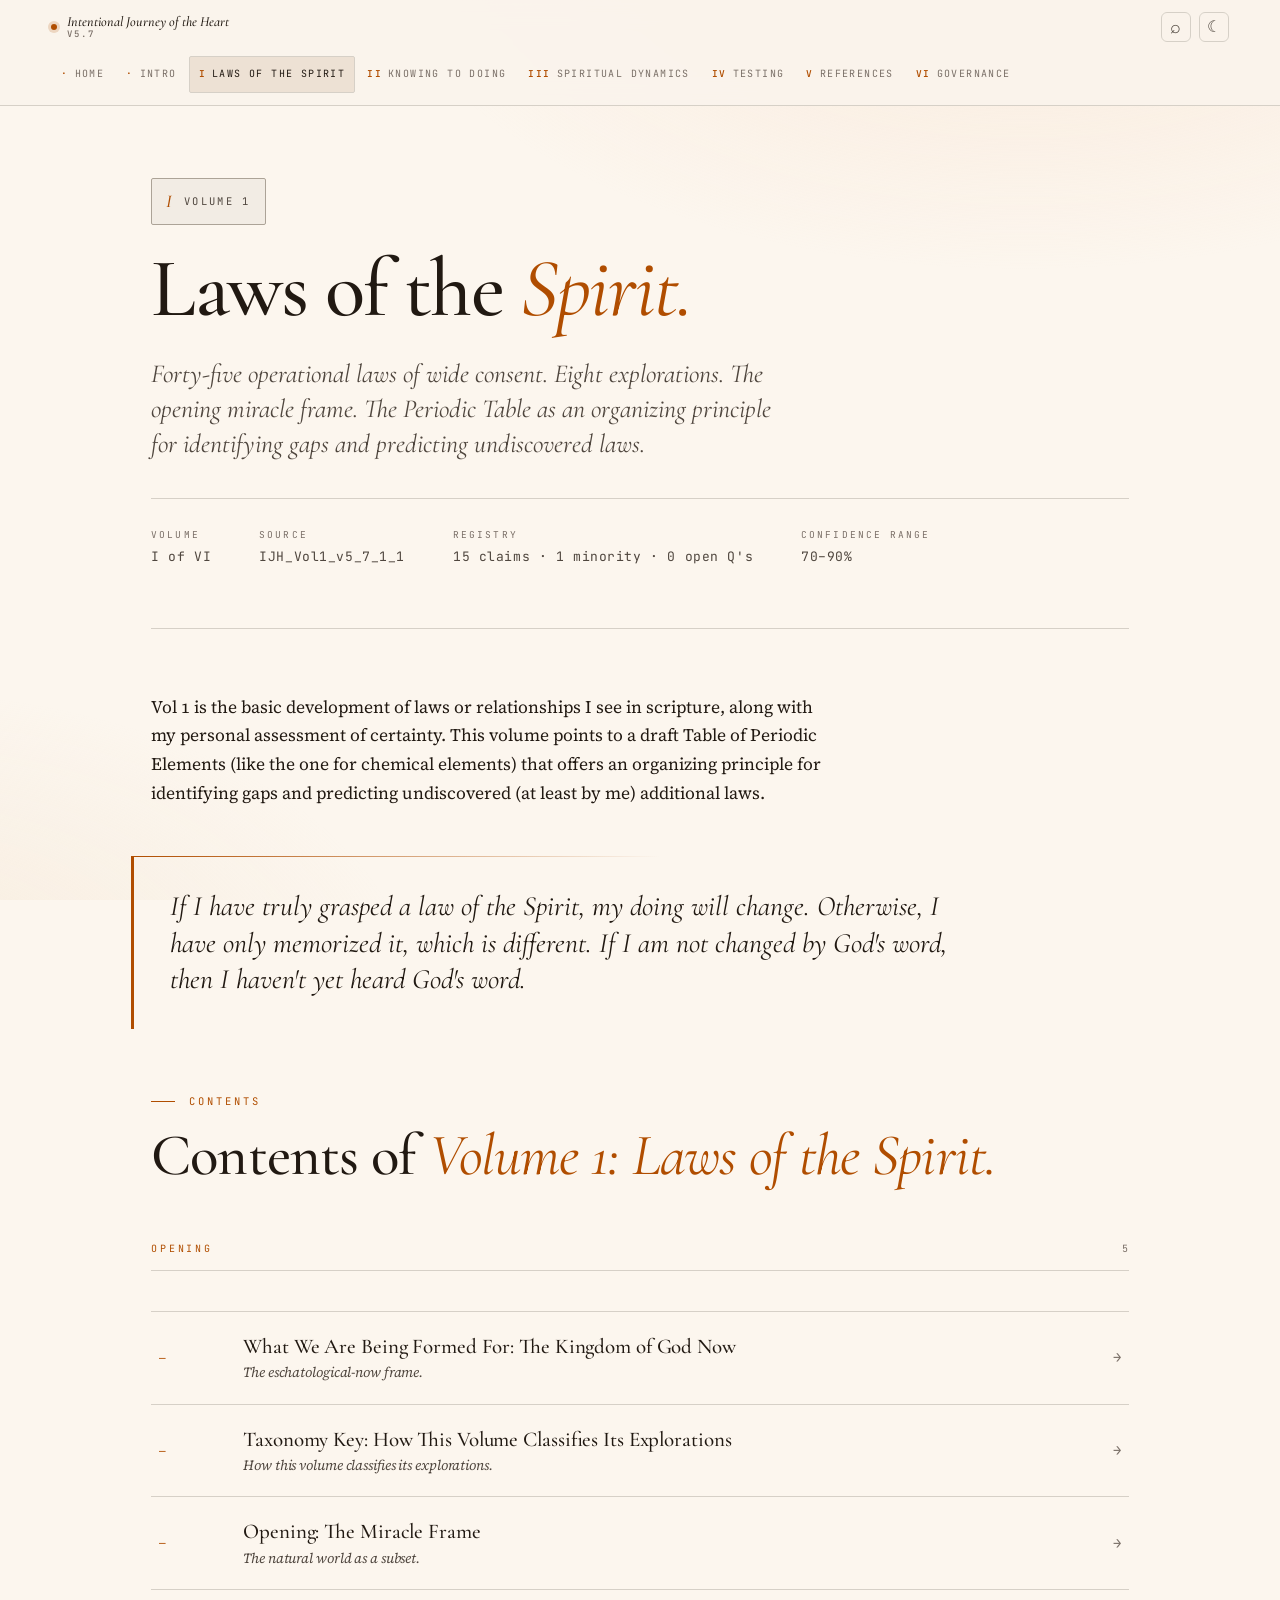
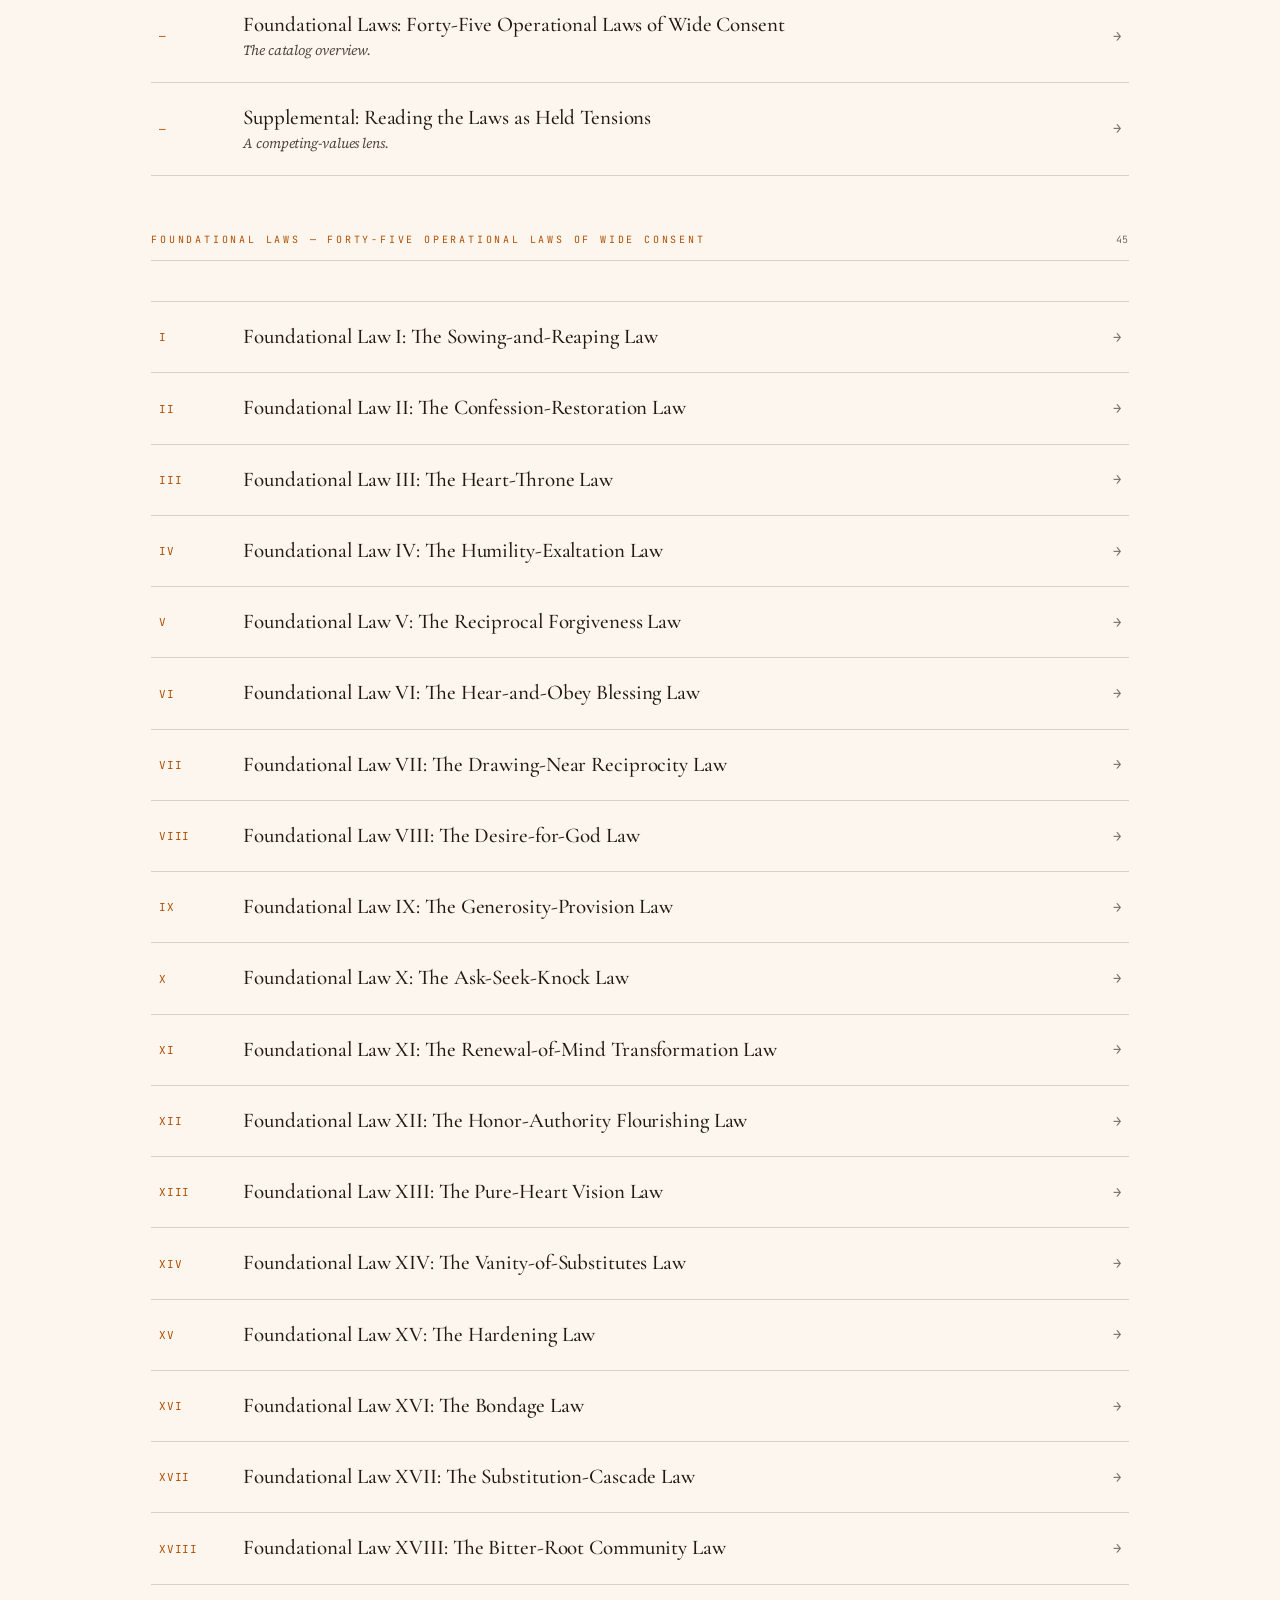
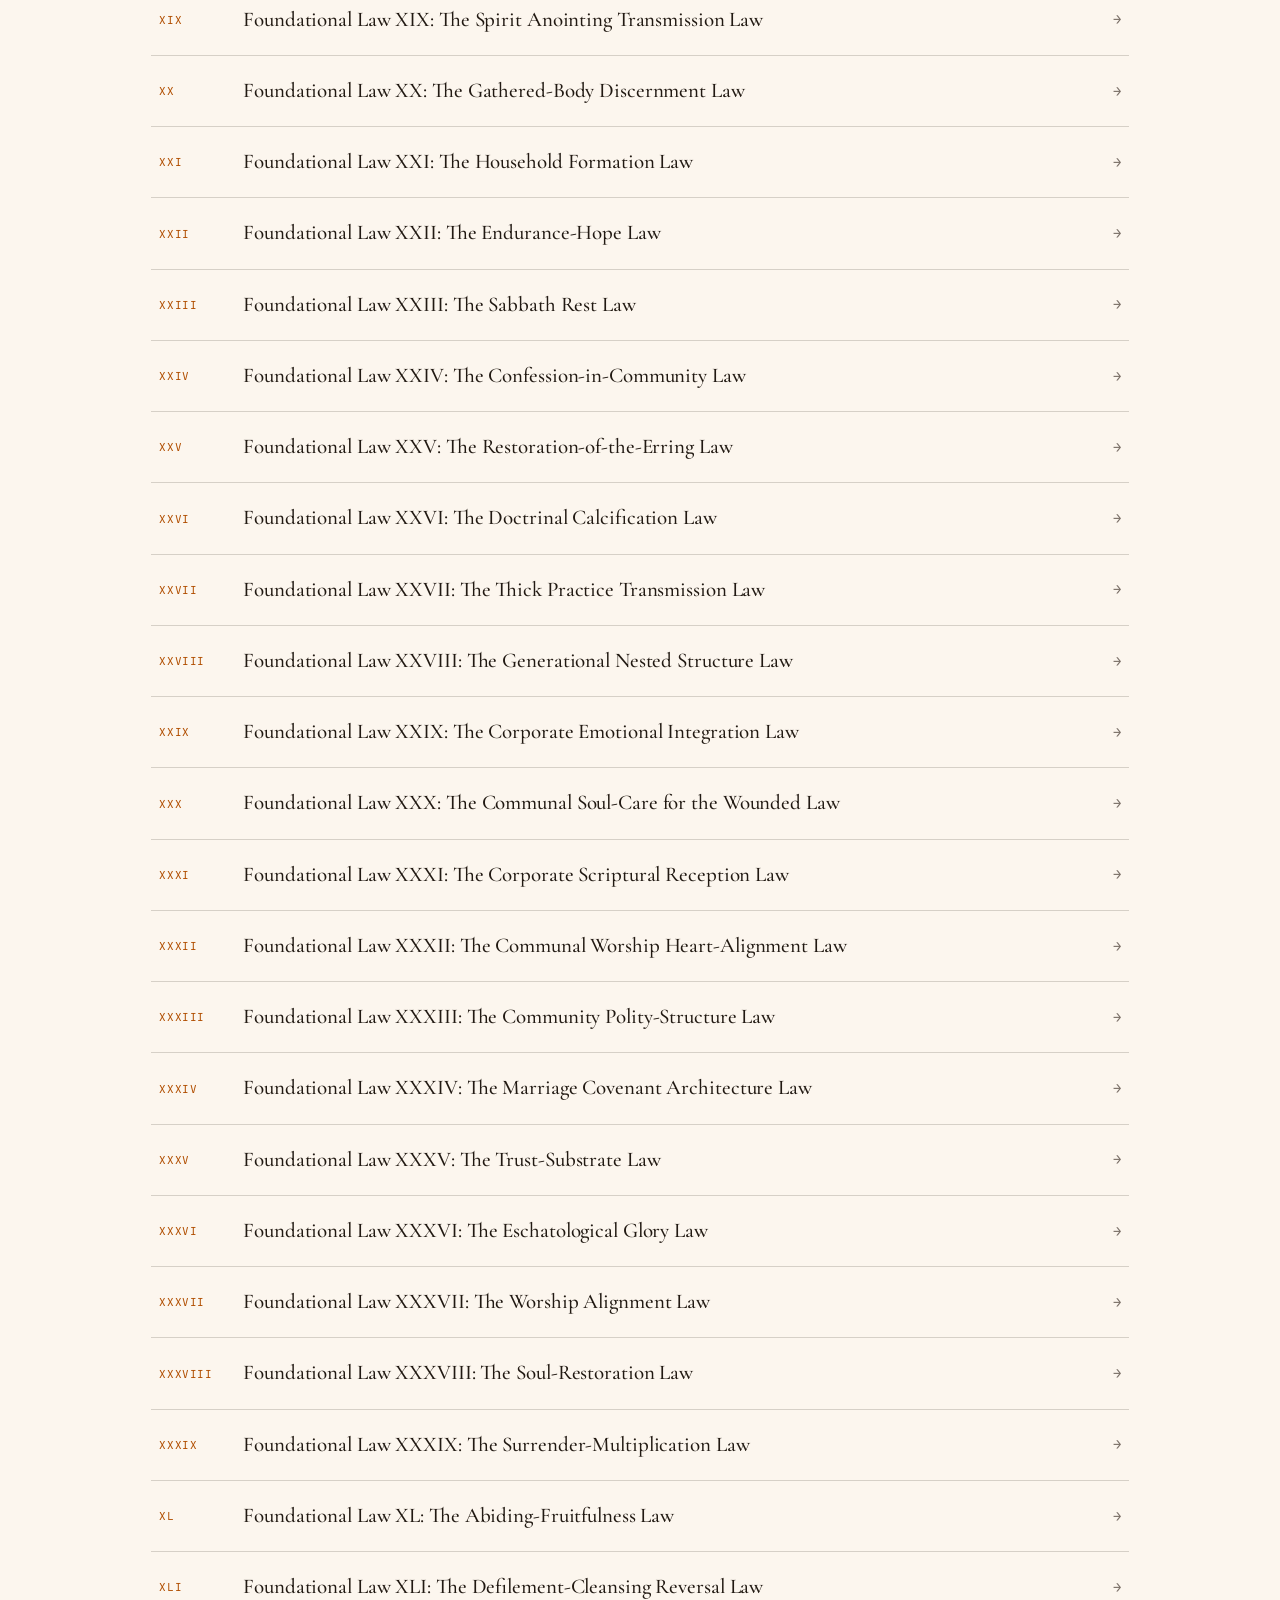
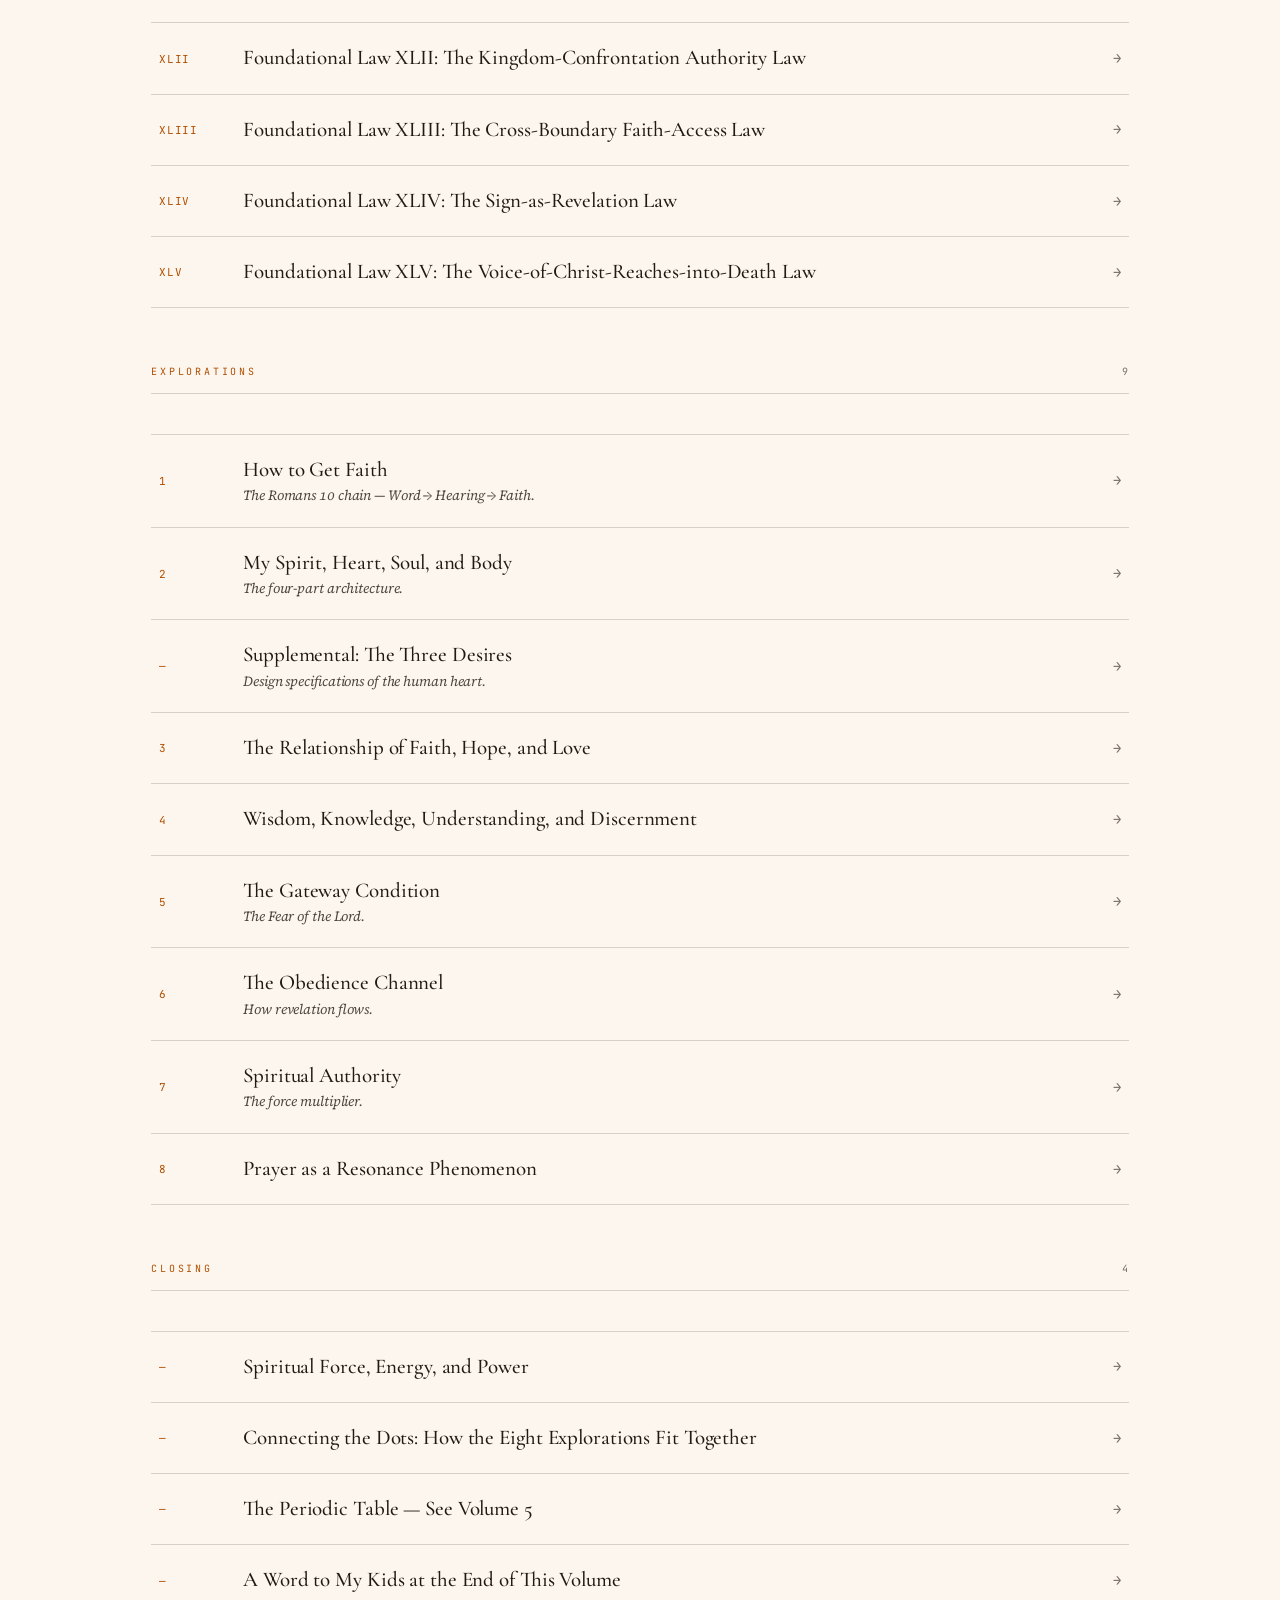
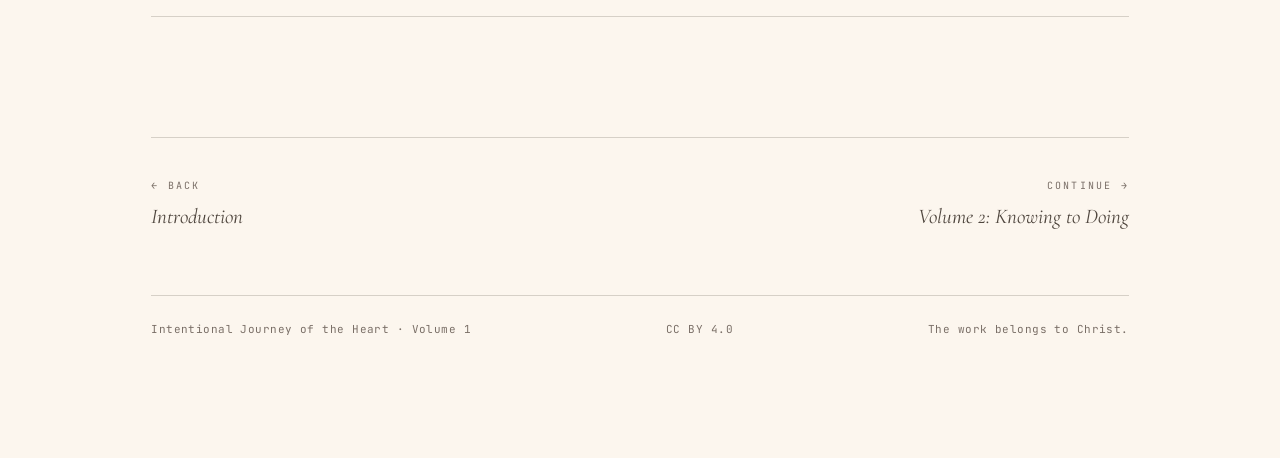
<file: Volume 1.html>
<!doctype html>
<html lang="en">
<head>
<meta charset="utf-8" />
<meta name="viewport" content="width=device-width,initial-scale=1" />
<title>Volume 1: Laws of the Spirit — Intentional Journey of the Heart</title>
<link rel="preconnect" href="https://fonts.googleapis.com" />
<link rel="preconnect" href="https://fonts.gstatic.com" crossorigin />
<link href="https://fonts.googleapis.com/css2?family=Cormorant+Garamond:ital,wght@0,400;0,500;0,600;1,400;1,500&family=Source+Serif+4:ital,opsz,wght@0,8..60,400;0,8..60,500;0,8..60,600;1,8..60,400;1,8..60,500&family=JetBrains+Mono:wght@400;500;600&family=Inter+Tight:wght@400;500;600&display=swap" rel="stylesheet" />
<link rel="stylesheet" href="styles.css" />
<script>(function(){try{if(localStorage.getItem('ijh-theme')==='dark')document.documentElement.setAttribute('data-theme','dark');}catch(e){}})();</script>
</head>
<body>
<header class="topnav-wrap">
  <nav class="topnav">
    <a class="crest" href="index.html">
      <span class="dot"></span>
      <span class="crest-stack">
        <span class="work">Intentional Journey of the Heart</span>
        <span class="crest-sub">v5.7</span>
      </span>
    </a>
    <div class="topnav-vols">
      <a href="index.html"><span class="v-num">·</span>Home</a>
      <a href="Introduction.html"><span class="v-num">·</span>Intro</a>
      <a class="current" href="Volume 1.html"><span class="v-num">I</span>Laws of the Spirit</a>
      <a href="Volume 2.html"><span class="v-num">II</span>Knowing to Doing</a>
      <a href="Volume 3.html"><span class="v-num">III</span>Spiritual Dynamics</a>
      <a href="Volume 4.html"><span class="v-num">IV</span>Testing</a>
      <a href="Volume 5.html"><span class="v-num">V</span>References</a>
      <a href="Volume 6 Governance.html"><span class="v-num">VI</span>Governance</a>
    </div>
    <div class="topnav-controls">
      <button type="button" class="nav-icon-btn" id="search-open" aria-label="Search" title="Search (press /)">⌕</button>
      <button type="button" class="nav-icon-btn" id="theme-toggle" aria-label="Toggle dark mode"></button>
    </div>
    <div class="topnav-right">
      <a href="https://github.com/jgtittle-ministries/Intentional-Journey-of-the-Heart-preview" target="_blank" rel="noopener">Repo</a>
      <a href="https://creativecommons.org/licenses/by/4.0/" target="_blank" rel="noopener">CC BY 4.0</a>
    </div>
  </nav>
</header>

<div class="shell-single">

  <section class="hero">
    <div class="vol-badge"><span class="num">I</span>Volume 1</div>
    <h1 class="title">Laws of the <em>Spirit.</em></h1>
    <p class="subtitle">Forty-five operational laws of wide consent. Eight explorations. The opening miracle frame. The Periodic Table as an organizing principle for identifying gaps and predicting undiscovered laws.</p>

    <div class="meta-row">
      <div class="meta-item"><span class="lbl">Volume</span><span class="val">I of VI</span></div>
      <div class="meta-item"><span class="lbl">Source</span><span class="val">IJH_Vol1_v5_7_1_1</span></div>
      <div class="meta-item"><span class="lbl">Registry</span><span class="val">15 claims · 1 minority · 0 open Q's</span></div>
      <div class="meta-item"><span class="lbl">Confidence range</span><span class="val">70–90%</span></div>
    </div>
  </section>

  <div class="prose"><p>Vol 1 is the basic development of laws or relationships I see in scripture, along with my personal assessment of certainty. This volume points to a draft Table of Periodic Elements (like the one for chemical elements) that offers an organizing principle for identifying gaps and predicting undiscovered (at least by me) additional laws.</p></div>

  <div class="pullquote prose-wide">If I have truly grasped a law of the Spirit, my doing will change. Otherwise, I have only memorized it, which is different. <em>If I am not changed by God's word, then I haven't yet heard God's word.</em></div>


  <section style="margin-top: 64px;">
    <div class="part-header">
      <div class="part-num">Contents</div>
      <h2 class="part-title">Contents of <em>Volume 1: Laws of the Spirit.</em></h2>
    </div>

    <p class="toc-section-head">Opening<span class="count">5</span></p>
    <div class="toc-card-list">
      <a class="toc-card" href="reader.html#docs%2Fvolume-1-laws-of-the-spirit%2Fwhat-we-are-being-formed-for-the.md">
        <span class="ix">—</span>
        <span class="label">What We Are Being Formed For: The Kingdom of God Now<span class="sub">The eschatological-now frame.</span></span>
        <span class="arrow">→</span>
      </a>
      <a class="toc-card" href="reader.html#docs%2Fvolume-1-laws-of-the-spirit%2Ftaxonomy-key-how-this-volume-classifies-its.md">
        <span class="ix">—</span>
        <span class="label">Taxonomy Key: How This Volume Classifies Its Explorations<span class="sub">How this volume classifies its explorations.</span></span>
        <span class="arrow">→</span>
      </a>
      <a class="toc-card" href="reader.html#docs%2Fvolume-1-laws-of-the-spirit%2Fopening-miracle-frame.md">
        <span class="ix">—</span>
        <span class="label">Opening: The Miracle Frame<span class="sub">The natural world as a subset.</span></span>
        <span class="arrow">→</span>
      </a>
      <a class="toc-card" href="reader.html#docs%2Fvolume-1-laws-of-the-spirit%2Ffoundational-laws-thirty-eight-operational-laws-of-wide.md">
        <span class="ix">—</span>
        <span class="label">Foundational Laws: Forty-Five Operational Laws of Wide Consent<span class="sub">The catalog overview.</span></span>
        <span class="arrow">→</span>
      </a>
      <a class="toc-card" href="reader.html#docs%2Fvolume-1-laws-of-the-spirit%2Fsupplemental-held-tensions-and-shadow-pairs.md">
        <span class="ix">—</span>
        <span class="label">Supplemental: Reading the Laws as Held Tensions<span class="sub">A competing-values lens.</span></span>
        <span class="arrow">→</span>
      </a>
    </div>

    <p class="toc-section-head">Foundational Laws — Forty-Five Operational Laws of Wide Consent<span class="count">45</span></p>
    <div class="toc-card-list">
      <a class="toc-card" href="reader.html#docs%2Fvolume-1-laws-of-the-spirit%2Ffoundational-law-i-the-sowing-and-reaping.md">
        <span class="ix">I</span>
        <span class="label">Foundational Law I: The Sowing-and-Reaping Law</span>
        <span class="arrow">→</span>
      </a>
      <a class="toc-card" href="reader.html#docs%2Fvolume-1-laws-of-the-spirit%2Ffoundational-law-ii-the-confession-restoration-law.md">
        <span class="ix">II</span>
        <span class="label">Foundational Law II: The Confession-Restoration Law</span>
        <span class="arrow">→</span>
      </a>
      <a class="toc-card" href="reader.html#docs%2Fvolume-1-laws-of-the-spirit%2Ffoundational-law-iii-the-heart-throne-law.md">
        <span class="ix">III</span>
        <span class="label">Foundational Law III: The Heart-Throne Law</span>
        <span class="arrow">→</span>
      </a>
      <a class="toc-card" href="reader.html#docs%2Fvolume-1-laws-of-the-spirit%2Ffoundational-law-iv-the-humility-exaltation-law.md">
        <span class="ix">IV</span>
        <span class="label">Foundational Law IV: The Humility-Exaltation Law</span>
        <span class="arrow">→</span>
      </a>
      <a class="toc-card" href="reader.html#docs%2Fvolume-1-laws-of-the-spirit%2Ffoundational-law-v-the-reciprocal-forgiveness-law.md">
        <span class="ix">V</span>
        <span class="label">Foundational Law V: The Reciprocal Forgiveness Law</span>
        <span class="arrow">→</span>
      </a>
      <a class="toc-card" href="reader.html#docs%2Fvolume-1-laws-of-the-spirit%2Ffoundational-law-vi-the-hear-and-obey.md">
        <span class="ix">VI</span>
        <span class="label">Foundational Law VI: The Hear-and-Obey Blessing Law</span>
        <span class="arrow">→</span>
      </a>
      <a class="toc-card" href="reader.html#docs%2Fvolume-1-laws-of-the-spirit%2Ffoundational-law-vii-the-drawing-near-reciprocity.md">
        <span class="ix">VII</span>
        <span class="label">Foundational Law VII: The Drawing-Near Reciprocity Law</span>
        <span class="arrow">→</span>
      </a>
      <a class="toc-card" href="reader.html#docs%2Fvolume-1-laws-of-the-spirit%2Ffoundational-law-viii-the-desire-for-god.md">
        <span class="ix">VIII</span>
        <span class="label">Foundational Law VIII: The Desire-for-God Law</span>
        <span class="arrow">→</span>
      </a>
      <a class="toc-card" href="reader.html#docs%2Fvolume-1-laws-of-the-spirit%2Ffoundational-law-ix-the-generosity-provision-law.md">
        <span class="ix">IX</span>
        <span class="label">Foundational Law IX: The Generosity-Provision Law</span>
        <span class="arrow">→</span>
      </a>
      <a class="toc-card" href="reader.html#docs%2Fvolume-1-laws-of-the-spirit%2Ffoundational-law-x-the-ask-seek-knock.md">
        <span class="ix">X</span>
        <span class="label">Foundational Law X: The Ask-Seek-Knock Law</span>
        <span class="arrow">→</span>
      </a>
      <a class="toc-card" href="reader.html#docs%2Fvolume-1-laws-of-the-spirit%2Ffoundational-law-xi-the-renewal-of-mind.md">
        <span class="ix">XI</span>
        <span class="label">Foundational Law XI: The Renewal-of-Mind Transformation Law</span>
        <span class="arrow">→</span>
      </a>
      <a class="toc-card" href="reader.html#docs%2Fvolume-1-laws-of-the-spirit%2Ffoundational-law-xii-the-honor-authority-flourishing.md">
        <span class="ix">XII</span>
        <span class="label">Foundational Law XII: The Honor-Authority Flourishing Law</span>
        <span class="arrow">→</span>
      </a>
      <a class="toc-card" href="reader.html#docs%2Fvolume-1-laws-of-the-spirit%2Ffoundational-law-xiii-the-pure-heart-vision.md">
        <span class="ix">XIII</span>
        <span class="label">Foundational Law XIII: The Pure-Heart Vision Law</span>
        <span class="arrow">→</span>
      </a>
      <a class="toc-card" href="reader.html#docs%2Fvolume-1-laws-of-the-spirit%2Ffoundational-law-xiv-the-vanity-of-substitutes-law.md">
        <span class="ix">XIV</span>
        <span class="label">Foundational Law XIV: The Vanity-of-Substitutes Law</span>
        <span class="arrow">→</span>
      </a>
      <a class="toc-card" href="reader.html#docs%2Fvolume-1-laws-of-the-spirit%2Ffoundational-law-xv-the-hardening-law.md">
        <span class="ix">XV</span>
        <span class="label">Foundational Law XV: The Hardening Law</span>
        <span class="arrow">→</span>
      </a>
      <a class="toc-card" href="reader.html#docs%2Fvolume-1-laws-of-the-spirit%2Ffoundational-law-xvi-the-bondage-law.md">
        <span class="ix">XVI</span>
        <span class="label">Foundational Law XVI: The Bondage Law</span>
        <span class="arrow">→</span>
      </a>
      <a class="toc-card" href="reader.html#docs%2Fvolume-1-laws-of-the-spirit%2Ffoundational-law-xvii-the-substitution-cascade-law.md">
        <span class="ix">XVII</span>
        <span class="label">Foundational Law XVII: The Substitution-Cascade Law</span>
        <span class="arrow">→</span>
      </a>
      <a class="toc-card" href="reader.html#docs%2Fvolume-1-laws-of-the-spirit%2Ffoundational-law-xviii-the-bitter-root-community-law.md">
        <span class="ix">XVIII</span>
        <span class="label">Foundational Law XVIII: The Bitter-Root Community Law</span>
        <span class="arrow">→</span>
      </a>
      <a class="toc-card" href="reader.html#docs%2Fvolume-1-laws-of-the-spirit%2Ffoundational-law-xix-the-spirit-anointing-transmission-law.md">
        <span class="ix">XIX</span>
        <span class="label">Foundational Law XIX: The Spirit Anointing Transmission Law</span>
        <span class="arrow">→</span>
      </a>
      <a class="toc-card" href="reader.html#docs%2Fvolume-1-laws-of-the-spirit%2Ffoundational-law-xx-the-gathered-body-discernment-law.md">
        <span class="ix">XX</span>
        <span class="label">Foundational Law XX: The Gathered-Body Discernment Law</span>
        <span class="arrow">→</span>
      </a>
      <a class="toc-card" href="reader.html#docs%2Fvolume-1-laws-of-the-spirit%2Ffoundational-law-xxi-the-household-formation-law.md">
        <span class="ix">XXI</span>
        <span class="label">Foundational Law XXI: The Household Formation Law</span>
        <span class="arrow">→</span>
      </a>
      <a class="toc-card" href="reader.html#docs%2Fvolume-1-laws-of-the-spirit%2Ffoundational-law-xxii-the-endurance-hope-law.md">
        <span class="ix">XXII</span>
        <span class="label">Foundational Law XXII: The Endurance-Hope Law</span>
        <span class="arrow">→</span>
      </a>
      <a class="toc-card" href="reader.html#docs%2Fvolume-1-laws-of-the-spirit%2Ffoundational-law-xxiii-the-sabbath-rest-law.md">
        <span class="ix">XXIII</span>
        <span class="label">Foundational Law XXIII: The Sabbath Rest Law</span>
        <span class="arrow">→</span>
      </a>
      <a class="toc-card" href="reader.html#docs%2Fvolume-1-laws-of-the-spirit%2Ffoundational-law-xxiv-the-confession-in-community-law.md">
        <span class="ix">XXIV</span>
        <span class="label">Foundational Law XXIV: The Confession-in-Community Law</span>
        <span class="arrow">→</span>
      </a>
      <a class="toc-card" href="reader.html#docs%2Fvolume-1-laws-of-the-spirit%2Ffoundational-law-xxv-the-restoration-of-the-erring-law.md">
        <span class="ix">XXV</span>
        <span class="label">Foundational Law XXV: The Restoration-of-the-Erring Law</span>
        <span class="arrow">→</span>
      </a>
      <a class="toc-card" href="reader.html#docs%2Fvolume-1-laws-of-the-spirit%2Ffoundational-law-xxvi-the-doctrinal-calcification-law.md">
        <span class="ix">XXVI</span>
        <span class="label">Foundational Law XXVI: The Doctrinal Calcification Law</span>
        <span class="arrow">→</span>
      </a>
      <a class="toc-card" href="reader.html#docs%2Fvolume-1-laws-of-the-spirit%2Ffoundational-law-xxvii-the-thick-practice-transmission-law.md">
        <span class="ix">XXVII</span>
        <span class="label">Foundational Law XXVII: The Thick Practice Transmission Law</span>
        <span class="arrow">→</span>
      </a>
      <a class="toc-card" href="reader.html#docs%2Fvolume-1-laws-of-the-spirit%2Ffoundational-law-xxviii-the-generational-nested-structure-law.md">
        <span class="ix">XXVIII</span>
        <span class="label">Foundational Law XXVIII: The Generational Nested Structure Law</span>
        <span class="arrow">→</span>
      </a>
      <a class="toc-card" href="reader.html#docs%2Fvolume-1-laws-of-the-spirit%2Ffoundational-law-xxix-corporate-emotional-integration-law.md">
        <span class="ix">XXIX</span>
        <span class="label">Foundational Law XXIX: The Corporate Emotional Integration Law</span>
        <span class="arrow">→</span>
      </a>
      <a class="toc-card" href="reader.html#docs%2Fvolume-1-laws-of-the-spirit%2Ffoundational-law-xxx-communal-soul-care-for-the-wounded-law.md">
        <span class="ix">XXX</span>
        <span class="label">Foundational Law XXX: The Communal Soul-Care for the Wounded Law</span>
        <span class="arrow">→</span>
      </a>
      <a class="toc-card" href="reader.html#docs%2Fvolume-1-laws-of-the-spirit%2Ffoundational-law-xxxi-corporate-scriptural-reception-law.md">
        <span class="ix">XXXI</span>
        <span class="label">Foundational Law XXXI: The Corporate Scriptural Reception Law</span>
        <span class="arrow">→</span>
      </a>
      <a class="toc-card" href="reader.html#docs%2Fvolume-1-laws-of-the-spirit%2Ffoundational-law-xxxii-communal-worship-heart-alignment-law.md">
        <span class="ix">XXXII</span>
        <span class="label">Foundational Law XXXII: The Communal Worship Heart-Alignment Law</span>
        <span class="arrow">→</span>
      </a>
      <a class="toc-card" href="reader.html#docs%2Fvolume-1-laws-of-the-spirit%2Ffoundational-law-xxxiii-community-polity-structure-law.md">
        <span class="ix">XXXIII</span>
        <span class="label">Foundational Law XXXIII: The Community Polity-Structure Law</span>
        <span class="arrow">→</span>
      </a>
      <a class="toc-card" href="reader.html#docs%2Fvolume-1-laws-of-the-spirit%2Ffoundational-law-xxxiv-marriage-covenant-architecture-law.md">
        <span class="ix">XXXIV</span>
        <span class="label">Foundational Law XXXIV: The Marriage Covenant Architecture Law</span>
        <span class="arrow">→</span>
      </a>
      <a class="toc-card" href="reader.html#docs%2Fvolume-1-laws-of-the-spirit%2Ffoundational-law-xxxv-the-trust-substrate-law.md">
        <span class="ix">XXXV</span>
        <span class="label">Foundational Law XXXV: The Trust-Substrate Law</span>
        <span class="arrow">→</span>
      </a>
      <a class="toc-card" href="reader.html#docs%2Fvolume-1-laws-of-the-spirit%2Ffoundational-law-xxxvi-the-eschatological-glory-law.md">
        <span class="ix">XXXVI</span>
        <span class="label">Foundational Law XXXVI: The Eschatological Glory Law</span>
        <span class="arrow">→</span>
      </a>
      <a class="toc-card" href="reader.html#docs%2Fvolume-1-laws-of-the-spirit%2Ffoundational-law-xxxvii-the-worship-alignment-law.md">
        <span class="ix">XXXVII</span>
        <span class="label">Foundational Law XXXVII: The Worship Alignment Law</span>
        <span class="arrow">→</span>
      </a>
      <a class="toc-card" href="reader.html#docs%2Fvolume-1-laws-of-the-spirit%2Ffoundational-law-xxxviii-the-soul-restoration-law.md">
        <span class="ix">XXXVIII</span>
        <span class="label">Foundational Law XXXVIII: The Soul-Restoration Law</span>
        <span class="arrow">→</span>
      </a>
      <a class="toc-card" href="reader.html#docs%2Fvolume-1-laws-of-the-spirit%2Ffoundational-law-xxxix-the-surrender-multiplication-law.md">
        <span class="ix">XXXIX</span>
        <span class="label">Foundational Law XXXIX: The Surrender-Multiplication Law</span>
        <span class="arrow">→</span>
      </a>
      <a class="toc-card" href="reader.html#docs%2Fvolume-1-laws-of-the-spirit%2Ffoundational-law-xl-the-abiding-fruitfulness-law.md">
        <span class="ix">XL</span>
        <span class="label">Foundational Law XL: The Abiding-Fruitfulness Law</span>
        <span class="arrow">→</span>
      </a>
      <a class="toc-card" href="reader.html#docs%2Fvolume-1-laws-of-the-spirit%2Ffoundational-law-xli-the-defilement-cleansing-reversal-law.md">
        <span class="ix">XLI</span>
        <span class="label">Foundational Law XLI: The Defilement-Cleansing Reversal Law</span>
        <span class="arrow">→</span>
      </a>
      <a class="toc-card" href="reader.html#docs%2Fvolume-1-laws-of-the-spirit%2Ffoundational-law-xlii-the-kingdom-confrontation-authority-law.md">
        <span class="ix">XLII</span>
        <span class="label">Foundational Law XLII: The Kingdom-Confrontation Authority Law</span>
        <span class="arrow">→</span>
      </a>
      <a class="toc-card" href="reader.html#docs%2Fvolume-1-laws-of-the-spirit%2Ffoundational-law-xliii-the-cross-boundary-faith-access-law.md">
        <span class="ix">XLIII</span>
        <span class="label">Foundational Law XLIII: The Cross-Boundary Faith-Access Law</span>
        <span class="arrow">→</span>
      </a>
      <a class="toc-card" href="reader.html#docs%2Fvolume-1-laws-of-the-spirit%2Ffoundational-law-xliv-the-sign-as-revelation-law.md">
        <span class="ix">XLIV</span>
        <span class="label">Foundational Law XLIV: The Sign-as-Revelation Law</span>
        <span class="arrow">→</span>
      </a>
      <a class="toc-card" href="reader.html#docs%2Fvolume-1-laws-of-the-spirit%2Ffoundational-law-xlv-the-voice-of-christ-reaches-into-death-law.md">
        <span class="ix">XLV</span>
        <span class="label">Foundational Law XLV: The Voice-of-Christ-Reaches-into-Death Law</span>
        <span class="arrow">→</span>
      </a>
    </div>

    <p class="toc-section-head">Explorations<span class="count">9</span></p>
    <div class="toc-card-list">
      <a class="toc-card" href="reader.html#docs%2Fvolume-1-laws-of-the-spirit%2Fexploration-01-how-to-get-faith.md">
        <span class="ix">1</span>
        <span class="label">How to Get Faith<span class="sub">The Romans 10 chain — Word → Hearing → Faith.</span></span>
        <span class="arrow">→</span>
      </a>
      <a class="toc-card" href="reader.html#docs%2Fvolume-1-laws-of-the-spirit%2Fexploration-02-my-spirit-heart-soul-and.md">
        <span class="ix">2</span>
        <span class="label">My Spirit, Heart, Soul, and Body<span class="sub">The four-part architecture.</span></span>
        <span class="arrow">→</span>
      </a>
      <a class="toc-card" href="reader.html#docs%2Fvolume-1-laws-of-the-spirit%2Fsupplemental-three-desires.md">
        <span class="ix">—</span>
        <span class="label">Supplemental: The Three Desires<span class="sub">Design specifications of the human heart.</span></span>
        <span class="arrow">→</span>
      </a>
      <a class="toc-card" href="reader.html#docs%2Fvolume-1-laws-of-the-spirit%2Fexploration-03-relationship-of-faith-hope-and.md">
        <span class="ix">3</span>
        <span class="label">The Relationship of Faith, Hope, and Love</span>
        <span class="arrow">→</span>
      </a>
      <a class="toc-card" href="reader.html#docs%2Fvolume-1-laws-of-the-spirit%2Fexploration-04-wisdom-knowledge-understanding-and-discernment.md">
        <span class="ix">4</span>
        <span class="label">Wisdom, Knowledge, Understanding, and Discernment</span>
        <span class="arrow">→</span>
      </a>
      <a class="toc-card" href="reader.html#docs%2Fvolume-1-laws-of-the-spirit%2Fexploration-05-gateway-condition.md">
        <span class="ix">5</span>
        <span class="label">The Gateway Condition<span class="sub">The Fear of the Lord.</span></span>
        <span class="arrow">→</span>
      </a>
      <a class="toc-card" href="reader.html#docs%2Fvolume-1-laws-of-the-spirit%2Fexploration-06-obedience-channel.md">
        <span class="ix">6</span>
        <span class="label">The Obedience Channel<span class="sub">How revelation flows.</span></span>
        <span class="arrow">→</span>
      </a>
      <a class="toc-card" href="reader.html#docs%2Fvolume-1-laws-of-the-spirit%2Fexploration-07-spiritual-authority.md">
        <span class="ix">7</span>
        <span class="label">Spiritual Authority<span class="sub">The force multiplier.</span></span>
        <span class="arrow">→</span>
      </a>
      <a class="toc-card" href="reader.html#docs%2Fvolume-1-laws-of-the-spirit%2Fexploration-08-prayer-as-resonance-phenomenon.md">
        <span class="ix">8</span>
        <span class="label">Prayer as a Resonance Phenomenon</span>
        <span class="arrow">→</span>
      </a>
    </div>

    <p class="toc-section-head">Closing<span class="count">4</span></p>
    <div class="toc-card-list">
      <a class="toc-card" href="reader.html#docs%2Fvolume-1-laws-of-the-spirit%2Fspiritual-force-energy-and-power.md">
        <span class="ix">—</span>
        <span class="label">Spiritual Force, Energy, and Power</span>
        <span class="arrow">→</span>
      </a>
      <a class="toc-card" href="reader.html#docs%2Fvolume-1-laws-of-the-spirit%2Fconnecting-the-dots-how-the-eight-explorations.md">
        <span class="ix">—</span>
        <span class="label">Connecting the Dots: How the Eight Explorations Fit Together</span>
        <span class="arrow">→</span>
      </a>
      <a class="toc-card" href="reader.html#docs%2Fvolume-1-laws-of-the-spirit%2Fperiodic-table-see-volume-5.md">
        <span class="ix">—</span>
        <span class="label">The Periodic Table — See Volume 5</span>
        <span class="arrow">→</span>
      </a>
      <a class="toc-card" href="reader.html#docs%2Fvolume-1-laws-of-the-spirit%2Fword-to-my-kids-at-the-end.md">
        <span class="ix">—</span>
        <span class="label">A Word to My Kids at the End of This Volume</span>
        <span class="arrow">→</span>
      </a>
    </div>
  </section>

  <div class="foot-nav">
    <a href="Introduction.html"><span class="lbl">← Back</span>Introduction</a>
    <a class="next" href="Volume 2.html"><span class="lbl">Continue →</span>Volume 2: Knowing to Doing</a>
  </div>

  <div class="foot-copy">
    <div>Intentional Journey of the Heart · Volume 1</div>
    <div>CC BY 4.0</div>
    <div>The work belongs to Christ.</div>
  </div>

</div>

<script src="app.js"></script>
</body>
</html>
</file>
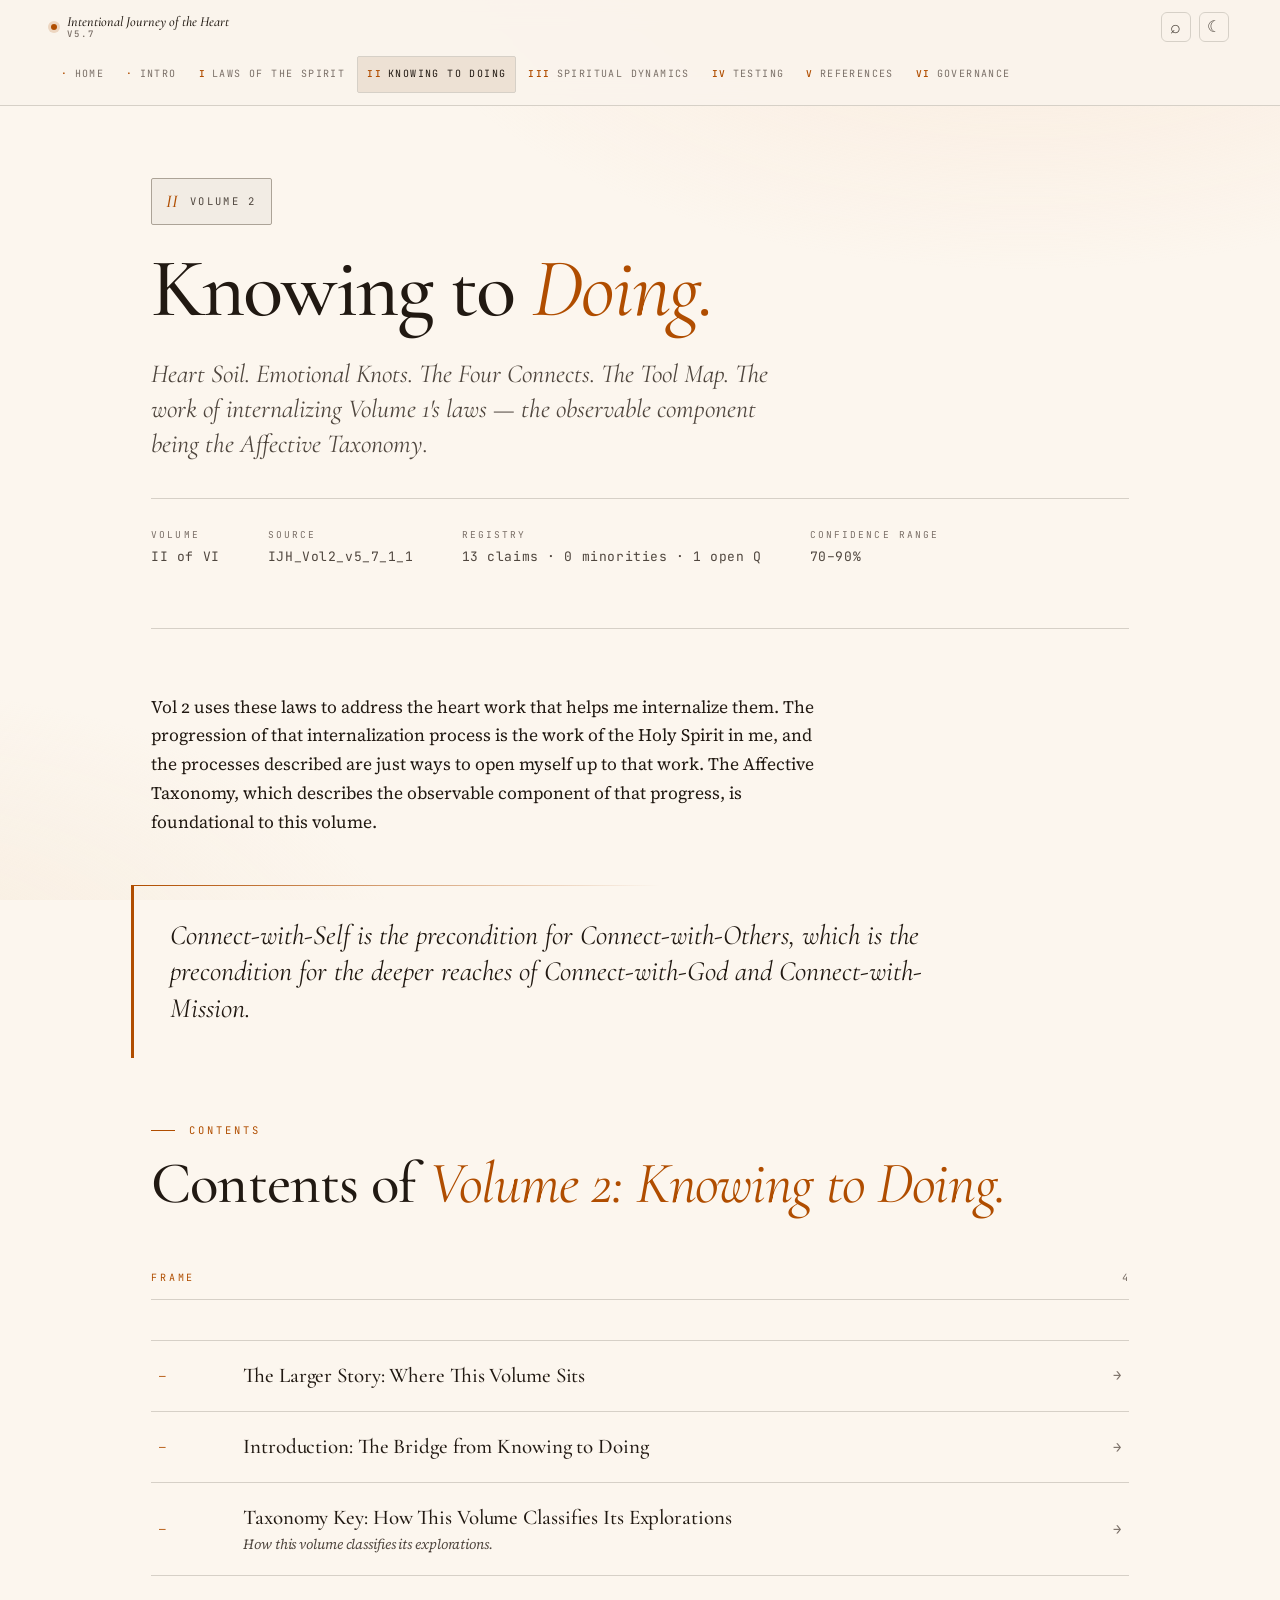
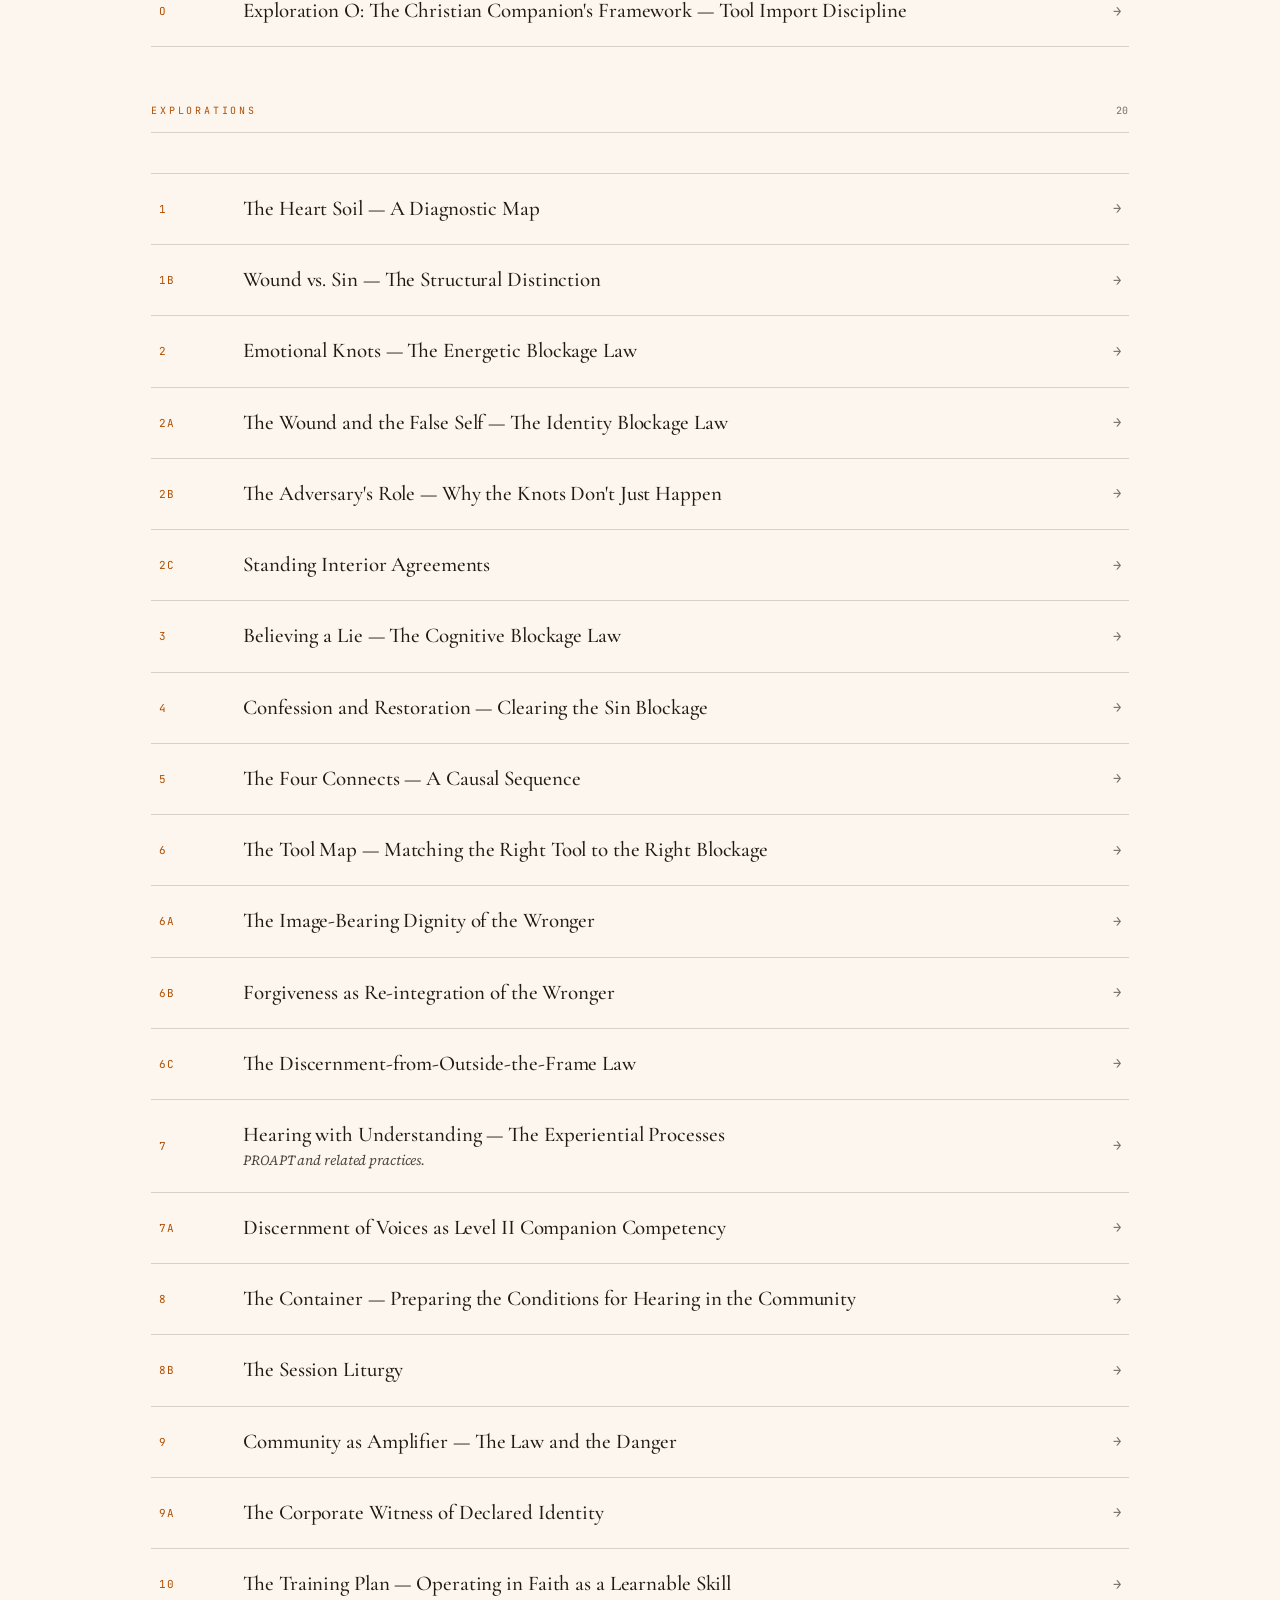
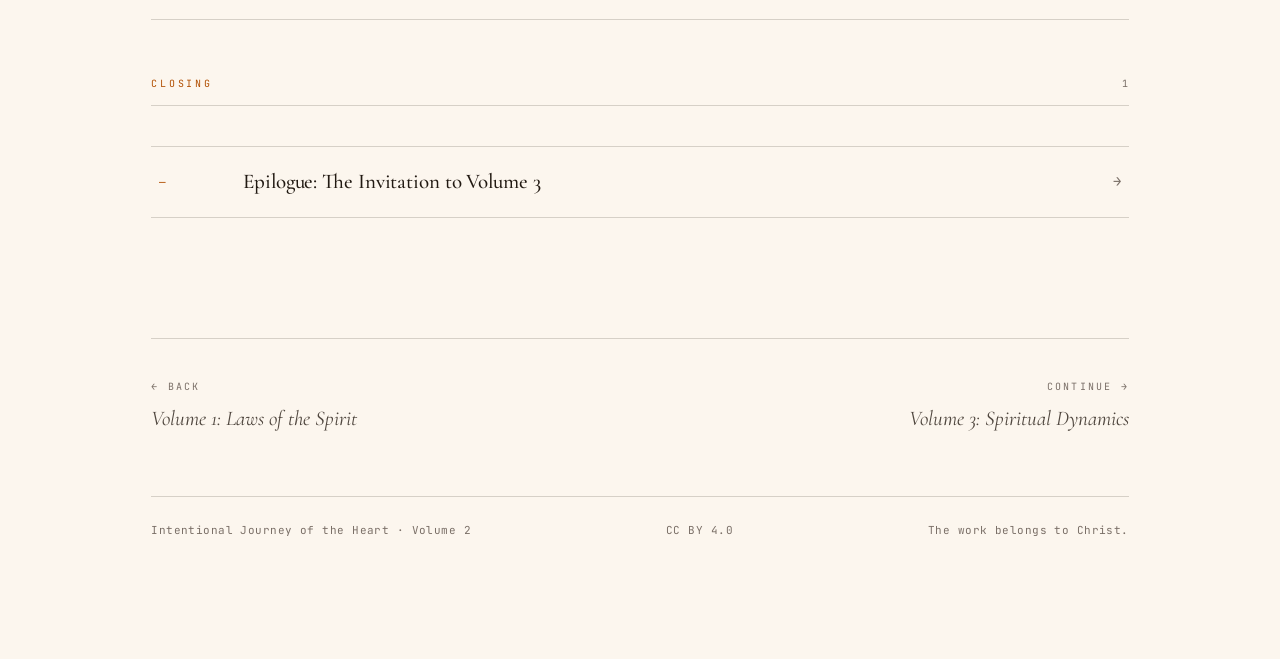
<file: Volume 2.html>
<!doctype html>
<html lang="en">
<head>
<meta charset="utf-8" />
<meta name="viewport" content="width=device-width,initial-scale=1" />
<title>Volume 2: Knowing to Doing — Intentional Journey of the Heart</title>
<link rel="preconnect" href="https://fonts.googleapis.com" />
<link rel="preconnect" href="https://fonts.gstatic.com" crossorigin />
<link href="https://fonts.googleapis.com/css2?family=Cormorant+Garamond:ital,wght@0,400;0,500;0,600;1,400;1,500&family=Source+Serif+4:ital,opsz,wght@0,8..60,400;0,8..60,500;0,8..60,600;1,8..60,400;1,8..60,500&family=JetBrains+Mono:wght@400;500;600&family=Inter+Tight:wght@400;500;600&display=swap" rel="stylesheet" />
<link rel="stylesheet" href="styles.css" />
<script>(function(){try{if(localStorage.getItem('ijh-theme')==='dark')document.documentElement.setAttribute('data-theme','dark');}catch(e){}})();</script>
</head>
<body>
<header class="topnav-wrap">
  <nav class="topnav">
    <a class="crest" href="index.html">
      <span class="dot"></span>
      <span class="crest-stack">
        <span class="work">Intentional Journey of the Heart</span>
        <span class="crest-sub">v5.7</span>
      </span>
    </a>
    <div class="topnav-vols">
      <a href="index.html"><span class="v-num">·</span>Home</a>
      <a href="Introduction.html"><span class="v-num">·</span>Intro</a>
      <a href="Volume 1.html"><span class="v-num">I</span>Laws of the Spirit</a>
      <a class="current" href="Volume 2.html"><span class="v-num">II</span>Knowing to Doing</a>
      <a href="Volume 3.html"><span class="v-num">III</span>Spiritual Dynamics</a>
      <a href="Volume 4.html"><span class="v-num">IV</span>Testing</a>
      <a href="Volume 5.html"><span class="v-num">V</span>References</a>
      <a href="Volume 6 Governance.html"><span class="v-num">VI</span>Governance</a>
    </div>
    <div class="topnav-controls">
      <button type="button" class="nav-icon-btn" id="search-open" aria-label="Search" title="Search (press /)">⌕</button>
      <button type="button" class="nav-icon-btn" id="theme-toggle" aria-label="Toggle dark mode"></button>
    </div>
    <div class="topnav-right">
      <a href="https://github.com/jgtittle-ministries/Intentional-Journey-of-the-Heart-preview" target="_blank" rel="noopener">Repo</a>
      <a href="https://creativecommons.org/licenses/by/4.0/" target="_blank" rel="noopener">CC BY 4.0</a>
    </div>
  </nav>
</header>

<div class="shell-single">

  <section class="hero">
    <div class="vol-badge"><span class="num">II</span>Volume 2</div>
    <h1 class="title">Knowing to <em>Doing.</em></h1>
    <p class="subtitle">Heart Soil. Emotional Knots. The Four Connects. The Tool Map. The work of internalizing Volume 1's laws — the observable component being the Affective Taxonomy.</p>

    <div class="meta-row">
      <div class="meta-item"><span class="lbl">Volume</span><span class="val">II of VI</span></div>
      <div class="meta-item"><span class="lbl">Source</span><span class="val">IJH_Vol2_v5_7_1_1</span></div>
      <div class="meta-item"><span class="lbl">Registry</span><span class="val">13 claims · 0 minorities · 1 open Q</span></div>
      <div class="meta-item"><span class="lbl">Confidence range</span><span class="val">70–90%</span></div>
    </div>
  </section>

  <div class="prose"><p>Vol 2 uses these laws to address the heart work that helps me internalize them. The progression of that internalization process is the work of the Holy Spirit in me, and the processes described are just ways to open myself up to that work. The Affective Taxonomy, which describes the observable component of that progress, is foundational to this volume.</p></div>

  <div class="pullquote prose-wide">Connect-with-Self is the precondition for Connect-with-Others, which is the precondition for the deeper reaches of <em>Connect-with-God and Connect-with-Mission.</em></div>


  <section style="margin-top: 64px;">
    <div class="part-header">
      <div class="part-num">Contents</div>
      <h2 class="part-title">Contents of <em>Volume 2: Knowing to Doing.</em></h2>
    </div>

    <p class="toc-section-head">Frame<span class="count">4</span></p>
    <div class="toc-card-list">
      <a class="toc-card" href="reader.html#docs%2Fvolume-2-knowing-to-doing%2Flarger-story-where-this-volume-sits.md">
        <span class="ix">—</span>
        <span class="label">The Larger Story: Where This Volume Sits</span>
        <span class="arrow">→</span>
      </a>
      <a class="toc-card" href="reader.html#docs%2Fvolume-2-knowing-to-doing%2Fintroduction-the-bridge-from-knowing-to-doing.md">
        <span class="ix">—</span>
        <span class="label">Introduction: The Bridge from Knowing to Doing</span>
        <span class="arrow">→</span>
      </a>
      <a class="toc-card" href="reader.html#docs%2Fvolume-2-knowing-to-doing%2Ftaxonomy-key-how-this-volume-classifies-its.md">
        <span class="ix">—</span>
        <span class="label">Taxonomy Key: How This Volume Classifies Its Explorations<span class="sub">How this volume classifies its explorations.</span></span>
        <span class="arrow">→</span>
      </a>
      <a class="toc-card" href="reader.html#docs%2Fvolume-2-knowing-to-doing%2Fexploration-o-the-christian-companions-framework-tool.md">
        <span class="ix">O</span>
        <span class="label">Exploration O: The Christian Companion's Framework — Tool Import Discipline</span>
        <span class="arrow">→</span>
      </a>
    </div>

    <p class="toc-section-head">Explorations<span class="count">20</span></p>
    <div class="toc-card-list">
      <a class="toc-card" href="reader.html#docs%2Fvolume-2-knowing-to-doing%2Fexploration-01-heart-soil.md">
        <span class="ix">1</span>
        <span class="label">The Heart Soil — A Diagnostic Map</span>
        <span class="arrow">→</span>
      </a>
      <a class="toc-card" href="reader.html#docs%2Fvolume-2-knowing-to-doing%2Fexploration-01b-wound-vs-sin.md">
        <span class="ix">1B</span>
        <span class="label">Wound vs. Sin — The Structural Distinction</span>
        <span class="arrow">→</span>
      </a>
      <a class="toc-card" href="reader.html#docs%2Fvolume-2-knowing-to-doing%2Fexploration-02-emotional-knots.md">
        <span class="ix">2</span>
        <span class="label">Emotional Knots — The Energetic Blockage Law</span>
        <span class="arrow">→</span>
      </a>
      <a class="toc-card" href="reader.html#docs%2Fvolume-2-knowing-to-doing%2Fexploration-02a-wound-and-false-self.md">
        <span class="ix">2A</span>
        <span class="label">The Wound and the False Self — The Identity Blockage Law</span>
        <span class="arrow">→</span>
      </a>
      <a class="toc-card" href="reader.html#docs%2Fvolume-2-knowing-to-doing%2Fexploration-02b-adversarys-role.md">
        <span class="ix">2B</span>
        <span class="label">The Adversary's Role — Why the Knots Don't Just Happen</span>
        <span class="arrow">→</span>
      </a>
      <a class="toc-card" href="reader.html#docs%2Fvolume-2-knowing-to-doing%2Fexploration-02c-standing-interior-agreements.md">
        <span class="ix">2C</span>
        <span class="label">Standing Interior Agreements</span>
        <span class="arrow">→</span>
      </a>
      <a class="toc-card" href="reader.html#docs%2Fvolume-2-knowing-to-doing%2Fexploration-03-believing-lie.md">
        <span class="ix">3</span>
        <span class="label">Believing a Lie — The Cognitive Blockage Law</span>
        <span class="arrow">→</span>
      </a>
      <a class="toc-card" href="reader.html#docs%2Fvolume-2-knowing-to-doing%2Fexploration-04-confession-and-restoration.md">
        <span class="ix">4</span>
        <span class="label">Confession and Restoration — Clearing the Sin Blockage</span>
        <span class="arrow">→</span>
      </a>
      <a class="toc-card" href="reader.html#docs%2Fvolume-2-knowing-to-doing%2Fexploration-05-four-connects.md">
        <span class="ix">5</span>
        <span class="label">The Four Connects — A Causal Sequence</span>
        <span class="arrow">→</span>
      </a>
      <a class="toc-card" href="reader.html#docs%2Fvolume-2-knowing-to-doing%2Fexploration-06-tool-map.md">
        <span class="ix">6</span>
        <span class="label">The Tool Map — Matching the Right Tool to the Right Blockage</span>
        <span class="arrow">→</span>
      </a>
      <a class="toc-card" href="reader.html#docs%2Fvolume-2-knowing-to-doing%2Fexploration-06a-image-bearing-dignity-of-wronger.md">
        <span class="ix">6A</span>
        <span class="label">The Image-Bearing Dignity of the Wronger</span>
        <span class="arrow">→</span>
      </a>
      <a class="toc-card" href="reader.html#docs%2Fvolume-2-knowing-to-doing%2Fexploration-06b-forgiveness-as-re-integration-of.md">
        <span class="ix">6B</span>
        <span class="label">Forgiveness as Re-integration of the Wronger</span>
        <span class="arrow">→</span>
      </a>
      <a class="toc-card" href="reader.html#docs%2Fvolume-2-knowing-to-doing%2Fexploration-06c-discernment-from-outside-frame-law.md">
        <span class="ix">6C</span>
        <span class="label">The Discernment-from-Outside-the-Frame Law</span>
        <span class="arrow">→</span>
      </a>
      <a class="toc-card" href="reader.html#docs%2Fvolume-2-knowing-to-doing%2Fexploration-07-hearing-with-understanding.md">
        <span class="ix">7</span>
        <span class="label">Hearing with Understanding — The Experiential Processes<span class="sub">PROAPT and related practices.</span></span>
        <span class="arrow">→</span>
      </a>
      <a class="toc-card" href="reader.html#docs%2Fvolume-2-knowing-to-doing%2Fexploration-07a-discernment-of-voices-as-level.md">
        <span class="ix">7A</span>
        <span class="label">Discernment of Voices as Level II Companion Competency</span>
        <span class="arrow">→</span>
      </a>
      <a class="toc-card" href="reader.html#docs%2Fvolume-2-knowing-to-doing%2Fexploration-08-container.md">
        <span class="ix">8</span>
        <span class="label">The Container — Preparing the Conditions for Hearing in the Community</span>
        <span class="arrow">→</span>
      </a>
      <a class="toc-card" href="reader.html#docs%2Fvolume-2-knowing-to-doing%2Fexploration-08b-session-liturgy.md">
        <span class="ix">8B</span>
        <span class="label">The Session Liturgy</span>
        <span class="arrow">→</span>
      </a>
      <a class="toc-card" href="reader.html#docs%2Fvolume-2-knowing-to-doing%2Fexploration-09-community-as-amplifier.md">
        <span class="ix">9</span>
        <span class="label">Community as Amplifier — The Law and the Danger</span>
        <span class="arrow">→</span>
      </a>
      <a class="toc-card" href="reader.html#docs%2Fvolume-2-knowing-to-doing%2Fexploration-09a-corporate-witness-of-declared-identity.md">
        <span class="ix">9A</span>
        <span class="label">The Corporate Witness of Declared Identity</span>
        <span class="arrow">→</span>
      </a>
      <a class="toc-card" href="reader.html#docs%2Fvolume-2-knowing-to-doing%2Fexploration-10-training-plan.md">
        <span class="ix">10</span>
        <span class="label">The Training Plan — Operating in Faith as a Learnable Skill</span>
        <span class="arrow">→</span>
      </a>
    </div>

    <p class="toc-section-head">Closing<span class="count">1</span></p>
    <div class="toc-card-list">
      <a class="toc-card" href="reader.html#docs%2Fvolume-2-knowing-to-doing%2Fepilogue-the-invitation-to-volume-3.md">
        <span class="ix">—</span>
        <span class="label">Epilogue: The Invitation to Volume 3</span>
        <span class="arrow">→</span>
      </a>
    </div>
  </section>

  <div class="foot-nav">
    <a href="Volume 1.html"><span class="lbl">← Back</span>Volume 1: Laws of the Spirit</a>
    <a class="next" href="Volume 3.html"><span class="lbl">Continue →</span>Volume 3: Spiritual Dynamics</a>
  </div>

  <div class="foot-copy">
    <div>Intentional Journey of the Heart · Volume 2</div>
    <div>CC BY 4.0</div>
    <div>The work belongs to Christ.</div>
  </div>

</div>

<script src="app.js"></script>
</body>
</html>
</file>
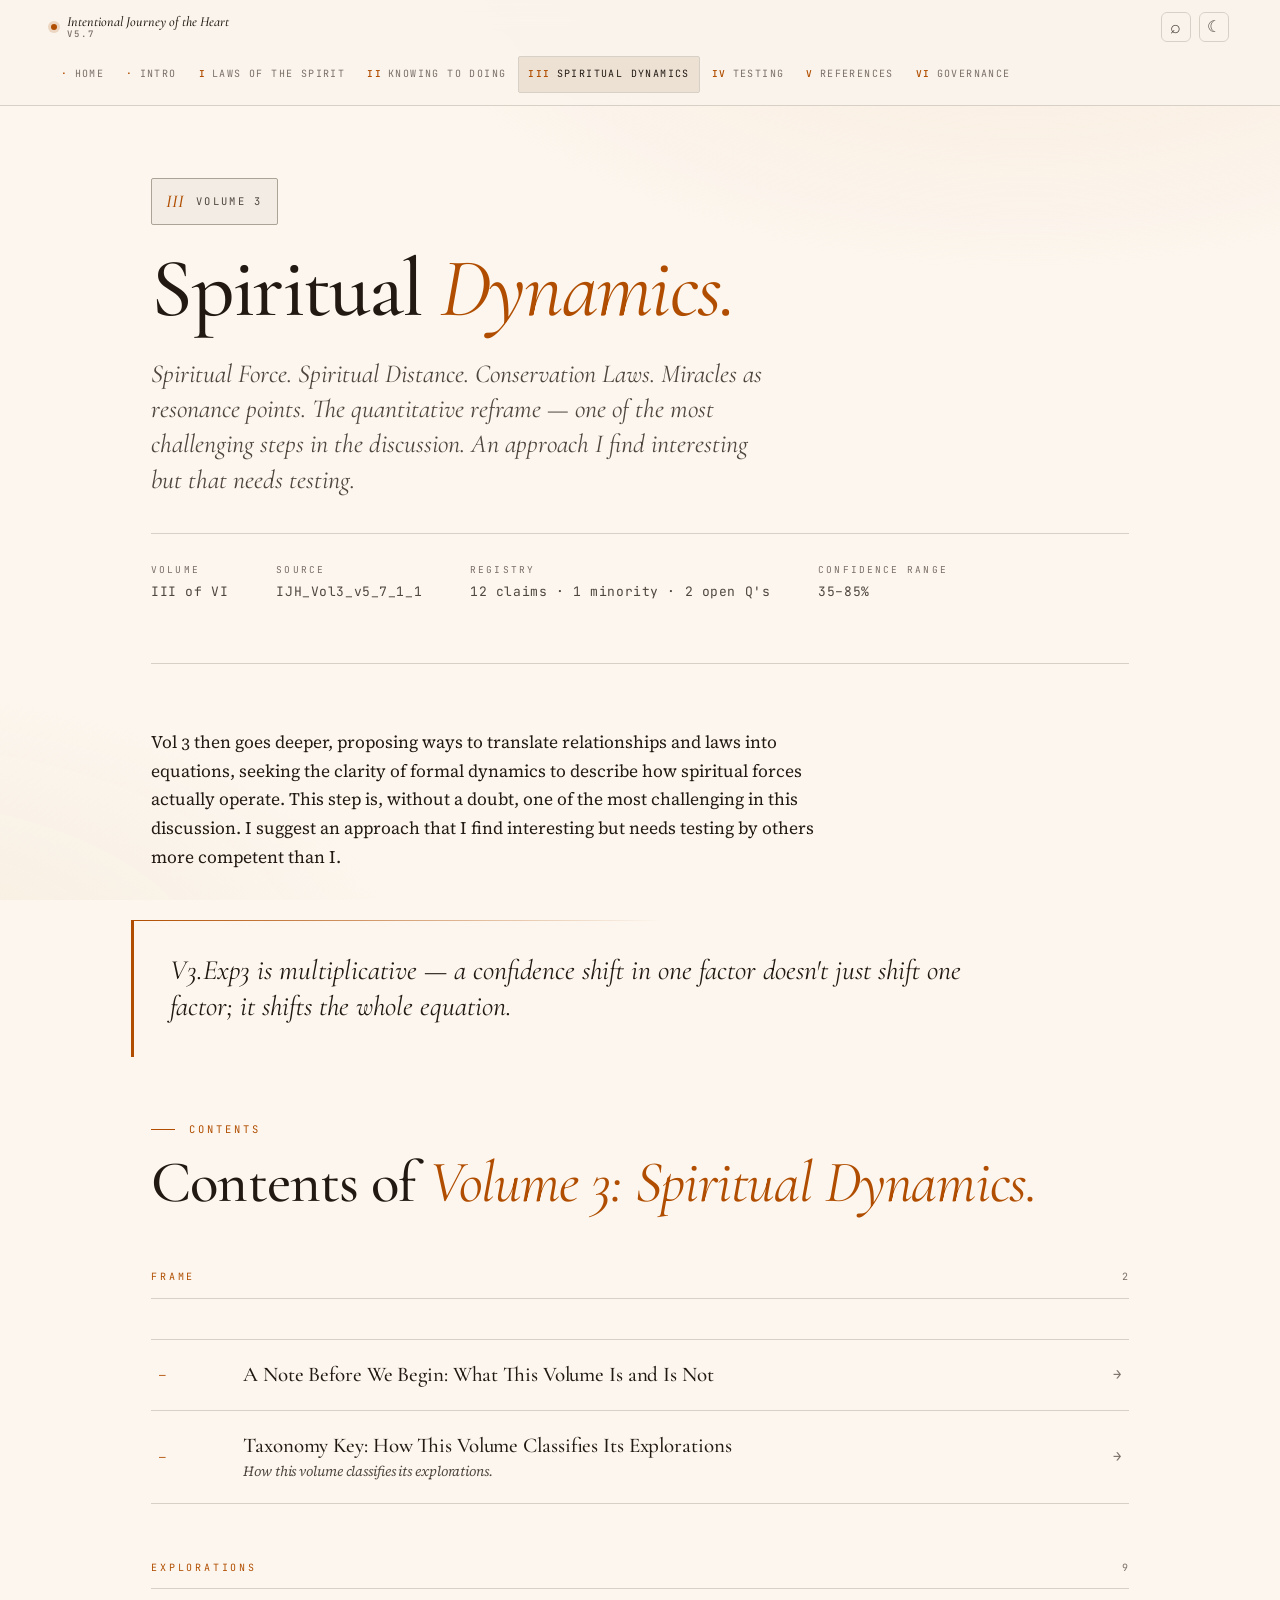
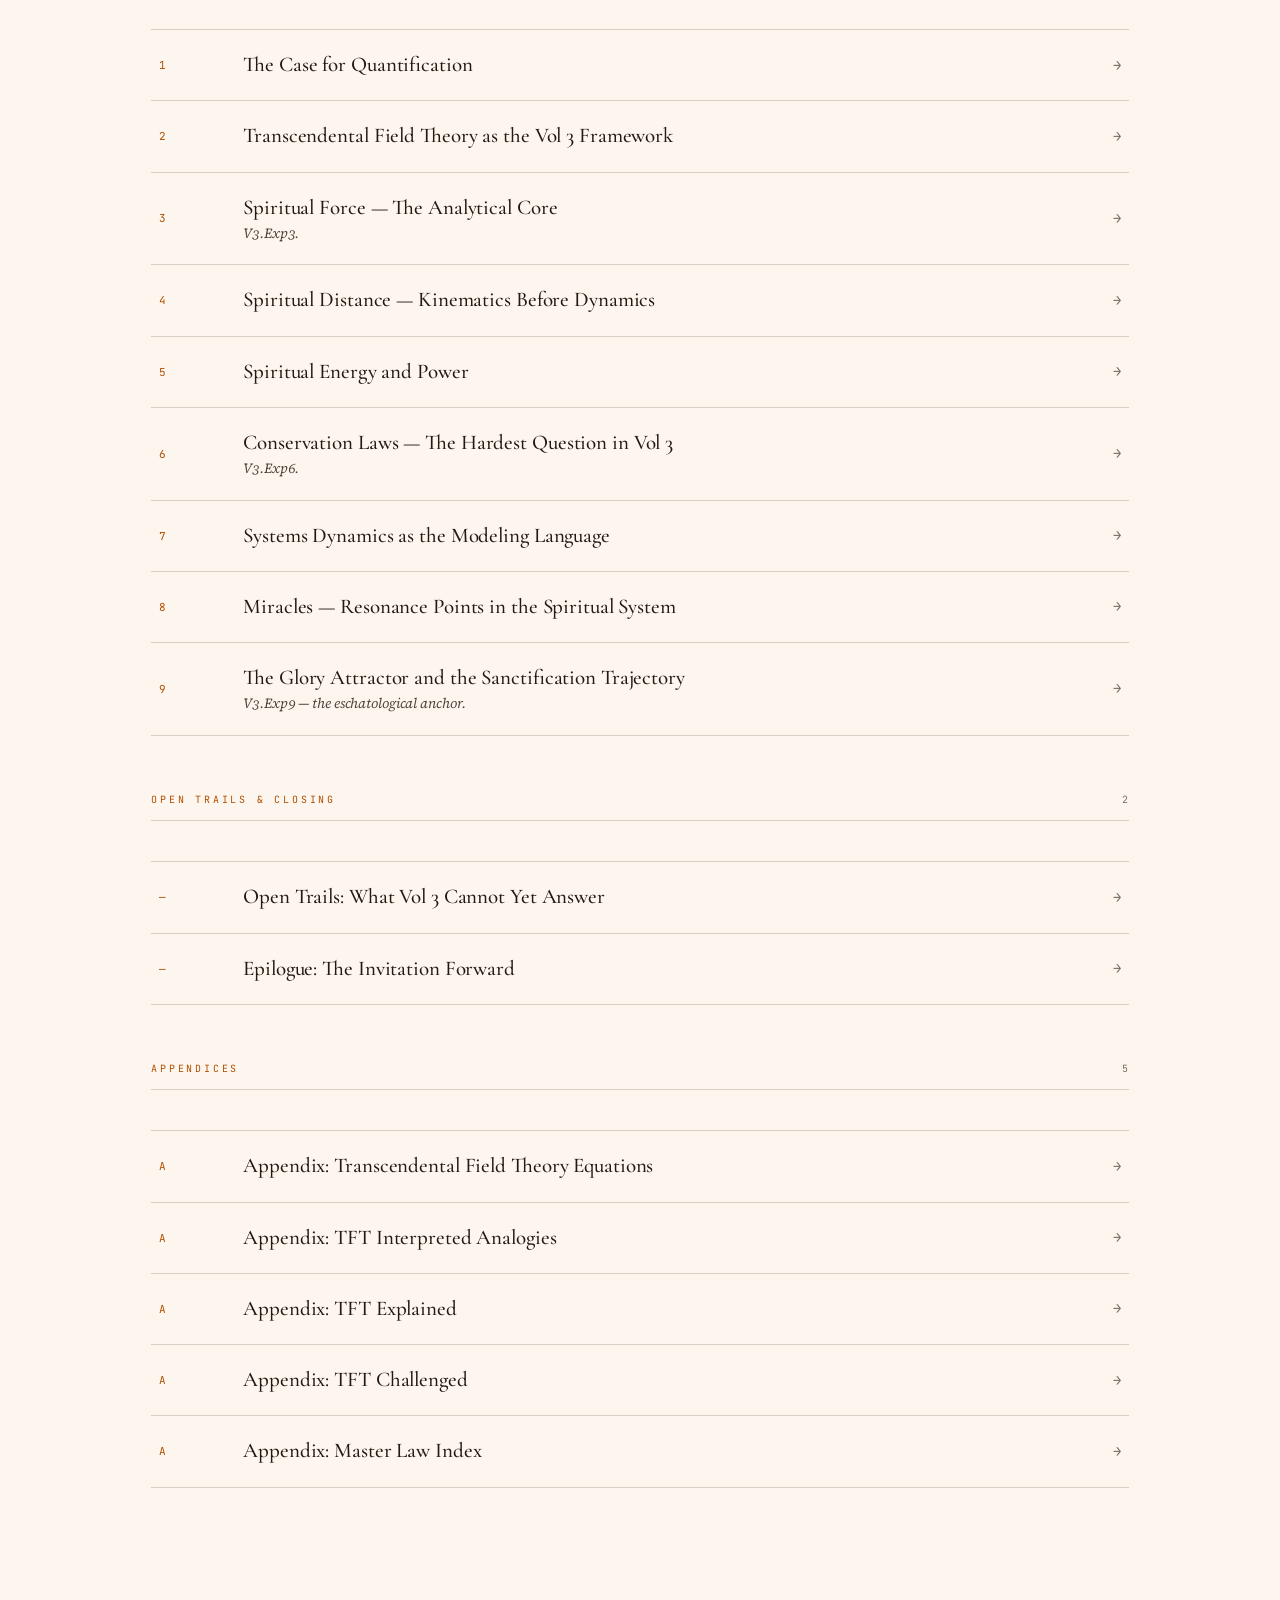
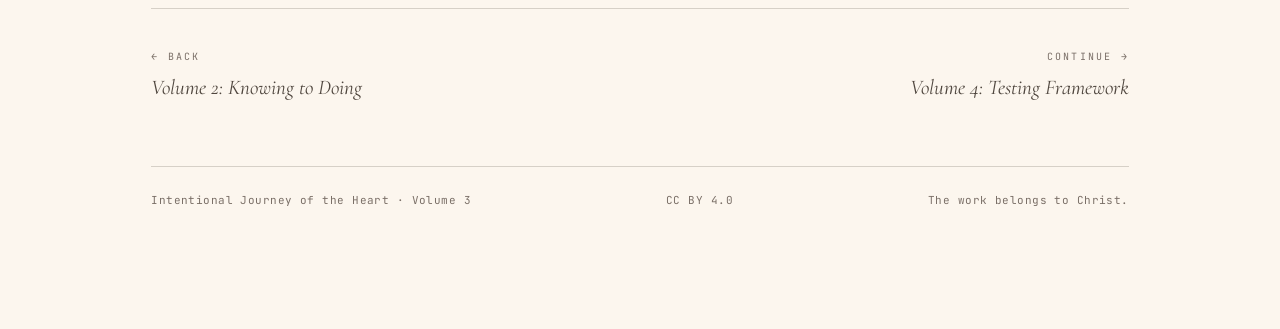
<file: Volume 3.html>
<!doctype html>
<html lang="en">
<head>
<meta charset="utf-8" />
<meta name="viewport" content="width=device-width,initial-scale=1" />
<title>Volume 3: Spiritual Dynamics — Intentional Journey of the Heart</title>
<link rel="preconnect" href="https://fonts.googleapis.com" />
<link rel="preconnect" href="https://fonts.gstatic.com" crossorigin />
<link href="https://fonts.googleapis.com/css2?family=Cormorant+Garamond:ital,wght@0,400;0,500;0,600;1,400;1,500&family=Source+Serif+4:ital,opsz,wght@0,8..60,400;0,8..60,500;0,8..60,600;1,8..60,400;1,8..60,500&family=JetBrains+Mono:wght@400;500;600&family=Inter+Tight:wght@400;500;600&display=swap" rel="stylesheet" />
<link rel="stylesheet" href="styles.css" />
<script>(function(){try{if(localStorage.getItem('ijh-theme')==='dark')document.documentElement.setAttribute('data-theme','dark');}catch(e){}})();</script>
</head>
<body>
<header class="topnav-wrap">
  <nav class="topnav">
    <a class="crest" href="index.html">
      <span class="dot"></span>
      <span class="crest-stack">
        <span class="work">Intentional Journey of the Heart</span>
        <span class="crest-sub">v5.7</span>
      </span>
    </a>
    <div class="topnav-vols">
      <a href="index.html"><span class="v-num">·</span>Home</a>
      <a href="Introduction.html"><span class="v-num">·</span>Intro</a>
      <a href="Volume 1.html"><span class="v-num">I</span>Laws of the Spirit</a>
      <a href="Volume 2.html"><span class="v-num">II</span>Knowing to Doing</a>
      <a class="current" href="Volume 3.html"><span class="v-num">III</span>Spiritual Dynamics</a>
      <a href="Volume 4.html"><span class="v-num">IV</span>Testing</a>
      <a href="Volume 5.html"><span class="v-num">V</span>References</a>
      <a href="Volume 6 Governance.html"><span class="v-num">VI</span>Governance</a>
    </div>
    <div class="topnav-controls">
      <button type="button" class="nav-icon-btn" id="search-open" aria-label="Search" title="Search (press /)">⌕</button>
      <button type="button" class="nav-icon-btn" id="theme-toggle" aria-label="Toggle dark mode"></button>
    </div>
    <div class="topnav-right">
      <a href="https://github.com/jgtittle-ministries/Intentional-Journey-of-the-Heart-preview" target="_blank" rel="noopener">Repo</a>
      <a href="https://creativecommons.org/licenses/by/4.0/" target="_blank" rel="noopener">CC BY 4.0</a>
    </div>
  </nav>
</header>

<div class="shell-single">

  <section class="hero">
    <div class="vol-badge"><span class="num">III</span>Volume 3</div>
    <h1 class="title">Spiritual <em>Dynamics.</em></h1>
    <p class="subtitle">Spiritual Force. Spiritual Distance. Conservation Laws. Miracles as resonance points. The quantitative reframe — one of the most challenging steps in the discussion. An approach I find interesting but that needs testing.</p>

    <div class="meta-row">
      <div class="meta-item"><span class="lbl">Volume</span><span class="val">III of VI</span></div>
      <div class="meta-item"><span class="lbl">Source</span><span class="val">IJH_Vol3_v5_7_1_1</span></div>
      <div class="meta-item"><span class="lbl">Registry</span><span class="val">12 claims · 1 minority · 2 open Q's</span></div>
      <div class="meta-item"><span class="lbl">Confidence range</span><span class="val">35–85%</span></div>
    </div>
  </section>

  <div class="prose"><p>Vol 3 then goes deeper, proposing ways to translate relationships and laws into equations, seeking the clarity of formal dynamics to describe how spiritual forces actually operate. This step is, without a doubt, one of the most challenging in this discussion. I suggest an approach that I find interesting but needs testing by others more competent than I.</p></div>

  <div class="pullquote prose-wide">V3.Exp3 is multiplicative — a confidence shift in <em>one factor</em> doesn't just shift one factor; it shifts <em>the whole equation.</em></div>


  <section style="margin-top: 64px;">
    <div class="part-header">
      <div class="part-num">Contents</div>
      <h2 class="part-title">Contents of <em>Volume 3: Spiritual Dynamics.</em></h2>
    </div>

    <p class="toc-section-head">Frame<span class="count">2</span></p>
    <div class="toc-card-list">
      <a class="toc-card" href="reader.html#docs%2Fvolume-3-quantitative-framework%2Fnote-before-we-begin.md">
        <span class="ix">—</span>
        <span class="label">A Note Before We Begin: What This Volume Is and Is Not</span>
        <span class="arrow">→</span>
      </a>
      <a class="toc-card" href="reader.html#docs%2Fvolume-3-quantitative-framework%2Ftaxonomy-key-how-this-volume-classifies-its.md">
        <span class="ix">—</span>
        <span class="label">Taxonomy Key: How This Volume Classifies Its Explorations<span class="sub">How this volume classifies its explorations.</span></span>
        <span class="arrow">→</span>
      </a>
    </div>

    <p class="toc-section-head">Explorations<span class="count">9</span></p>
    <div class="toc-card-list">
      <a class="toc-card" href="reader.html#docs%2Fvolume-3-quantitative-framework%2Fexploration-01-case-for-quantification.md">
        <span class="ix">1</span>
        <span class="label">The Case for Quantification</span>
        <span class="arrow">→</span>
      </a>
      <a class="toc-card" href="reader.html#docs%2Fvolume-3-quantitative-framework%2Fexploration-02-transcendental-field-theory-as-vol.md">
        <span class="ix">2</span>
        <span class="label">Transcendental Field Theory as the Vol 3 Framework</span>
        <span class="arrow">→</span>
      </a>
      <a class="toc-card" href="reader.html#docs%2Fvolume-3-quantitative-framework%2Fexploration-03-spiritual-force.md">
        <span class="ix">3</span>
        <span class="label">Spiritual Force — The Analytical Core<span class="sub">V3.Exp3.</span></span>
        <span class="arrow">→</span>
      </a>
      <a class="toc-card" href="reader.html#docs%2Fvolume-3-quantitative-framework%2Fexploration-04-spiritual-distance.md">
        <span class="ix">4</span>
        <span class="label">Spiritual Distance — Kinematics Before Dynamics</span>
        <span class="arrow">→</span>
      </a>
      <a class="toc-card" href="reader.html#docs%2Fvolume-3-quantitative-framework%2Fexploration-05-spiritual-energy-and-power.md">
        <span class="ix">5</span>
        <span class="label">Spiritual Energy and Power</span>
        <span class="arrow">→</span>
      </a>
      <a class="toc-card" href="reader.html#docs%2Fvolume-3-quantitative-framework%2Fexploration-06-conservation-laws.md">
        <span class="ix">6</span>
        <span class="label">Conservation Laws — The Hardest Question in Vol 3<span class="sub">V3.Exp6.</span></span>
        <span class="arrow">→</span>
      </a>
      <a class="toc-card" href="reader.html#docs%2Fvolume-3-quantitative-framework%2Fexploration-07-systems-dynamics-as-modeling-language.md">
        <span class="ix">7</span>
        <span class="label">Systems Dynamics as the Modeling Language</span>
        <span class="arrow">→</span>
      </a>
      <a class="toc-card" href="reader.html#docs%2Fvolume-3-quantitative-framework%2Fexploration-08-miracles.md">
        <span class="ix">8</span>
        <span class="label">Miracles — Resonance Points in the Spiritual System</span>
        <span class="arrow">→</span>
      </a>
      <a class="toc-card" href="reader.html#docs%2Fvolume-3-quantitative-framework%2Fexploration-09-glory-attractor-and-sanctification-trajectory.md">
        <span class="ix">9</span>
        <span class="label">The Glory Attractor and the Sanctification Trajectory<span class="sub">V3.Exp9 — the eschatological anchor.</span></span>
        <span class="arrow">→</span>
      </a>
    </div>

    <p class="toc-section-head">Open Trails &amp; Closing<span class="count">2</span></p>
    <div class="toc-card-list">
      <a class="toc-card" href="reader.html#docs%2Fvolume-3-quantitative-framework%2Fopen-trails-what-vol-3-cannot-yet.md">
        <span class="ix">—</span>
        <span class="label">Open Trails: What Vol 3 Cannot Yet Answer</span>
        <span class="arrow">→</span>
      </a>
      <a class="toc-card" href="reader.html#docs%2Fvolume-3-quantitative-framework%2Fepilogue-the-invitation-forward.md">
        <span class="ix">—</span>
        <span class="label">Epilogue: The Invitation Forward</span>
        <span class="arrow">→</span>
      </a>
    </div>

    <p class="toc-section-head">Appendices<span class="count">5</span></p>
    <div class="toc-card-list">
      <a class="toc-card" href="reader.html#docs%2Fvolume-3-quantitative-framework%2Fappendix-transcendental-field-theory-equations.md">
        <span class="ix">A</span>
        <span class="label">Appendix: Transcendental Field Theory Equations</span>
        <span class="arrow">→</span>
      </a>
      <a class="toc-card" href="reader.html#docs%2Fvolume-3-quantitative-framework%2Fappendix-tft-interpreted-analogies.md">
        <span class="ix">A</span>
        <span class="label">Appendix: TFT Interpreted Analogies</span>
        <span class="arrow">→</span>
      </a>
      <a class="toc-card" href="reader.html#docs%2Fvolume-3-quantitative-framework%2Fappendix-tft-explained.md">
        <span class="ix">A</span>
        <span class="label">Appendix: TFT Explained</span>
        <span class="arrow">→</span>
      </a>
      <a class="toc-card" href="reader.html#docs%2Fvolume-3-quantitative-framework%2Fappendix-tft-challenged.md">
        <span class="ix">A</span>
        <span class="label">Appendix: TFT Challenged</span>
        <span class="arrow">→</span>
      </a>
      <a class="toc-card" href="reader.html#docs%2Fvolume-3-quantitative-framework%2Fappendix-master-law-index.md">
        <span class="ix">A</span>
        <span class="label">Appendix: Master Law Index</span>
        <span class="arrow">→</span>
      </a>
    </div>
  </section>

  <div class="foot-nav">
    <a href="Volume 2.html"><span class="lbl">← Back</span>Volume 2: Knowing to Doing</a>
    <a class="next" href="Volume 4.html"><span class="lbl">Continue →</span>Volume 4: Testing Framework</a>
  </div>

  <div class="foot-copy">
    <div>Intentional Journey of the Heart · Volume 3</div>
    <div>CC BY 4.0</div>
    <div>The work belongs to Christ.</div>
  </div>

</div>

<script src="app.js"></script>
</body>
</html>
</file>
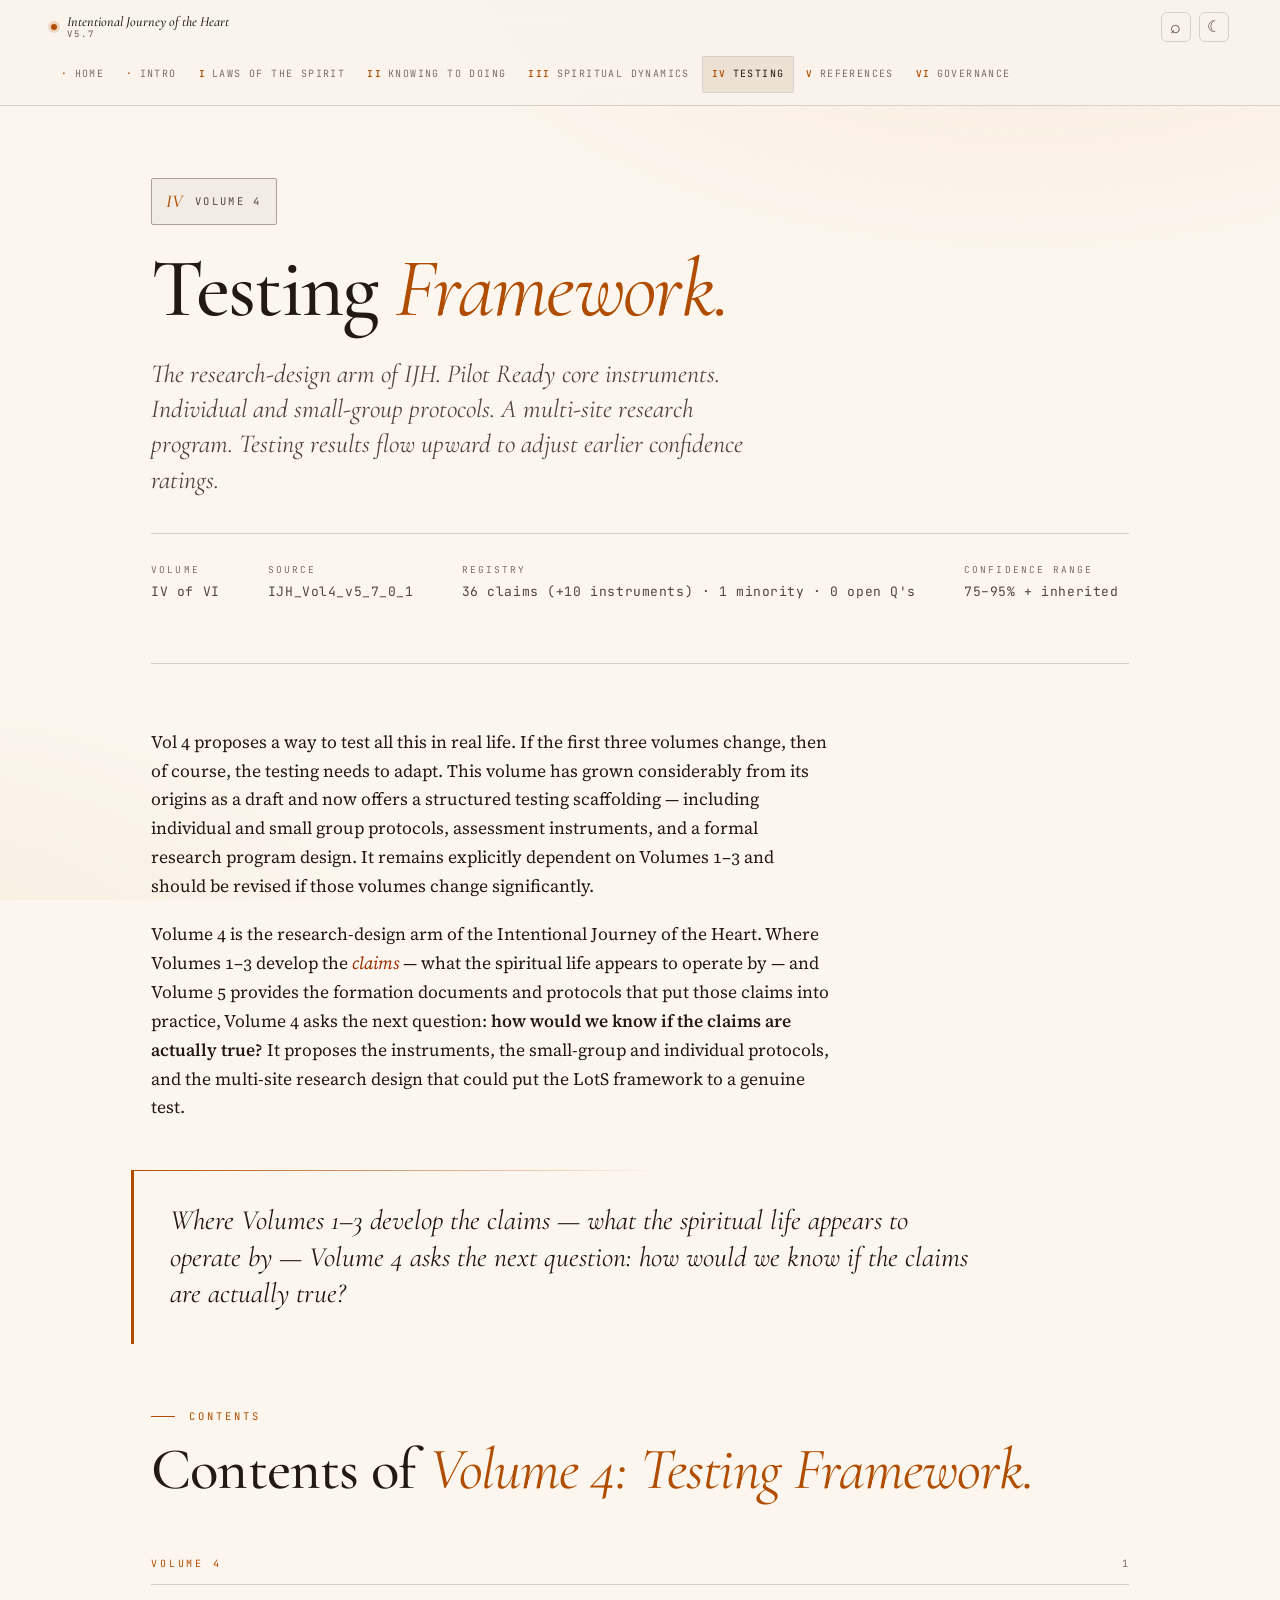
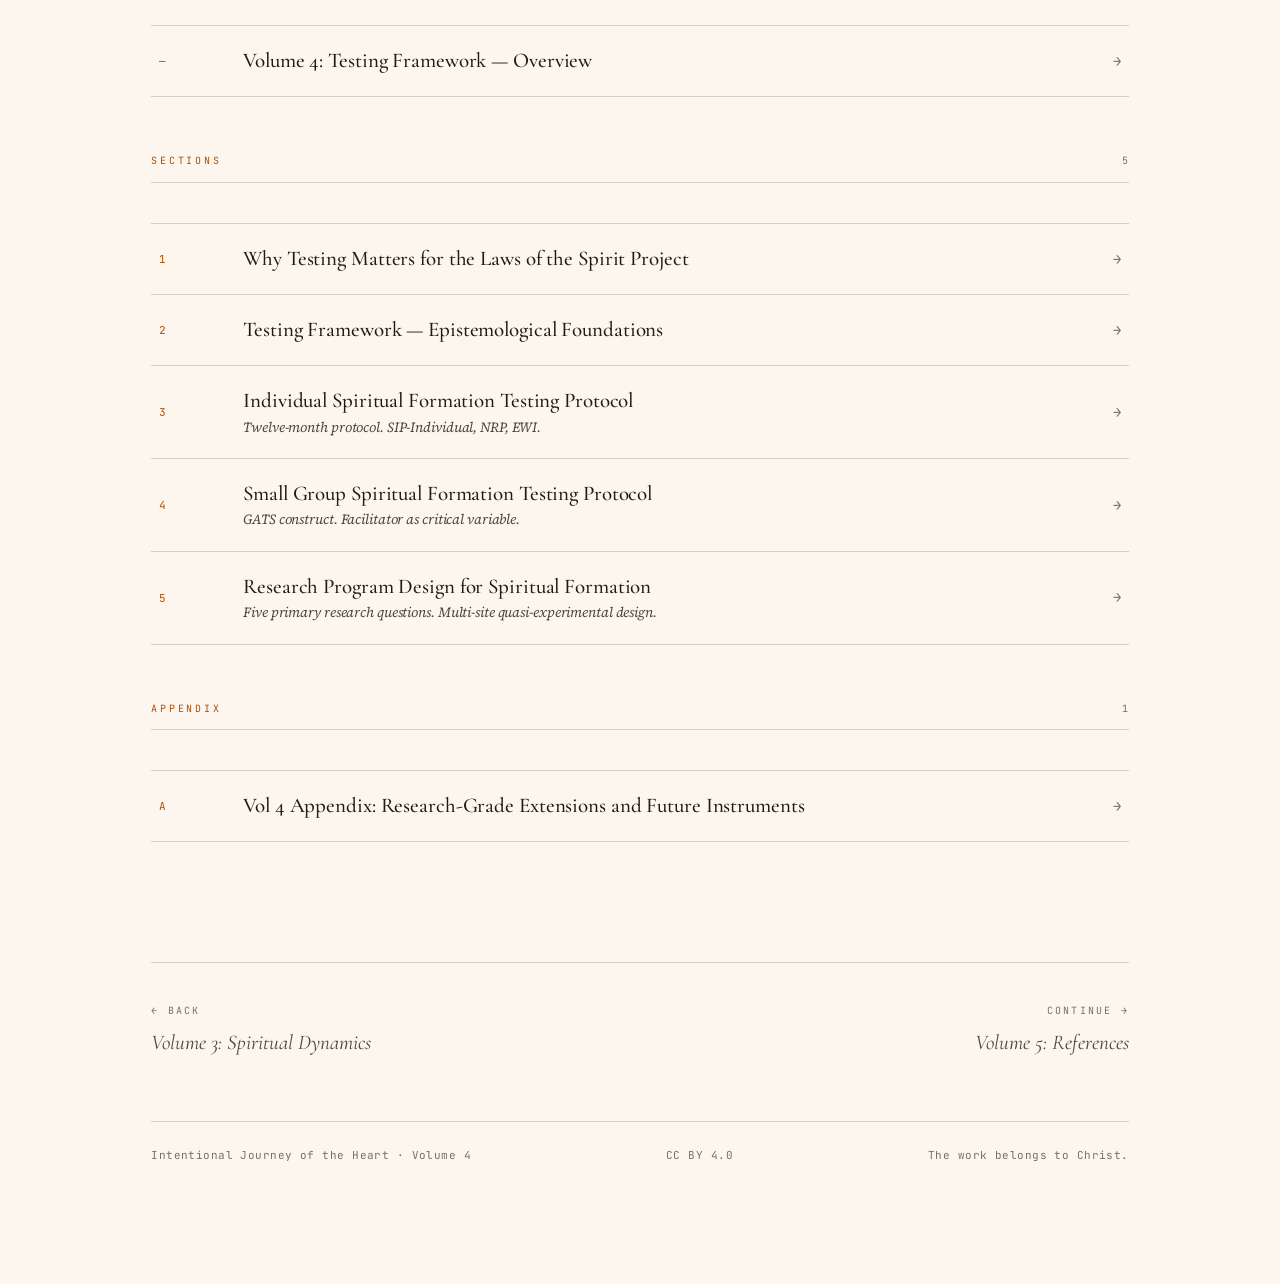
<file: Volume 4.html>
<!doctype html>
<html lang="en">
<head>
<meta charset="utf-8" />
<meta name="viewport" content="width=device-width,initial-scale=1" />
<title>Volume 4: Testing Framework — Intentional Journey of the Heart</title>
<link rel="preconnect" href="https://fonts.googleapis.com" />
<link rel="preconnect" href="https://fonts.gstatic.com" crossorigin />
<link href="https://fonts.googleapis.com/css2?family=Cormorant+Garamond:ital,wght@0,400;0,500;0,600;1,400;1,500&family=Source+Serif+4:ital,opsz,wght@0,8..60,400;0,8..60,500;0,8..60,600;1,8..60,400;1,8..60,500&family=JetBrains+Mono:wght@400;500;600&family=Inter+Tight:wght@400;500;600&display=swap" rel="stylesheet" />
<link rel="stylesheet" href="styles.css" />
<script>(function(){try{if(localStorage.getItem('ijh-theme')==='dark')document.documentElement.setAttribute('data-theme','dark');}catch(e){}})();</script>
</head>
<body>
<header class="topnav-wrap">
  <nav class="topnav">
    <a class="crest" href="index.html">
      <span class="dot"></span>
      <span class="crest-stack">
        <span class="work">Intentional Journey of the Heart</span>
        <span class="crest-sub">v5.7</span>
      </span>
    </a>
    <div class="topnav-vols">
      <a href="index.html"><span class="v-num">·</span>Home</a>
      <a href="Introduction.html"><span class="v-num">·</span>Intro</a>
      <a href="Volume 1.html"><span class="v-num">I</span>Laws of the Spirit</a>
      <a href="Volume 2.html"><span class="v-num">II</span>Knowing to Doing</a>
      <a href="Volume 3.html"><span class="v-num">III</span>Spiritual Dynamics</a>
      <a class="current" href="Volume 4.html"><span class="v-num">IV</span>Testing</a>
      <a href="Volume 5.html"><span class="v-num">V</span>References</a>
      <a href="Volume 6 Governance.html"><span class="v-num">VI</span>Governance</a>
    </div>
    <div class="topnav-controls">
      <button type="button" class="nav-icon-btn" id="search-open" aria-label="Search" title="Search (press /)">⌕</button>
      <button type="button" class="nav-icon-btn" id="theme-toggle" aria-label="Toggle dark mode"></button>
    </div>
    <div class="topnav-right">
      <a href="https://github.com/jgtittle-ministries/Intentional-Journey-of-the-Heart-preview" target="_blank" rel="noopener">Repo</a>
      <a href="https://creativecommons.org/licenses/by/4.0/" target="_blank" rel="noopener">CC BY 4.0</a>
    </div>
  </nav>
</header>

<div class="shell-single">

  <section class="hero">
    <div class="vol-badge"><span class="num">IV</span>Volume 4</div>
    <h1 class="title">Testing <em>Framework.</em></h1>
    <p class="subtitle">The research-design arm of IJH. Pilot Ready core instruments. Individual and small-group protocols. A multi-site research program. Testing results flow upward to adjust earlier confidence ratings.</p>

    <div class="meta-row">
      <div class="meta-item"><span class="lbl">Volume</span><span class="val">IV of VI</span></div>
      <div class="meta-item"><span class="lbl">Source</span><span class="val">IJH_Vol4_v5_7_0_1</span></div>
      <div class="meta-item"><span class="lbl">Registry</span><span class="val">36 claims (+10 instruments) · 1 minority · 0 open Q's</span></div>
      <div class="meta-item"><span class="lbl">Confidence range</span><span class="val">75–95% + inherited</span></div>
    </div>
  </section>

  <div class="prose"><p>Vol 4 proposes a way to test all this in real life. If the first three volumes change, then of course, the testing needs to adapt. This volume has grown considerably from its origins as a draft and now offers a structured testing scaffolding — including individual and small group protocols, assessment instruments, and a formal research program design. It remains explicitly dependent on Volumes 1–3 and should be revised if those volumes change significantly.</p>
<p>Volume 4 is the research-design arm of the Intentional Journey of the Heart. Where Volumes 1–3 develop the <em>claims</em> — what the spiritual life appears to operate by — and Volume 5 provides the formation documents and protocols that put those claims into practice, Volume 4 asks the next question: <strong>how would we know if the claims are actually true?</strong> It proposes the instruments, the small-group and individual protocols, and the multi-site research design that could put the LotS framework to a genuine test.</p></div>

  <div class="pullquote prose-wide">Where Volumes 1–3 develop the <em>claims</em> — what the spiritual life appears to operate by — Volume 4 asks the next question: <em>how would we know if the claims are actually true?</em></div>


  <section style="margin-top: 64px;">
    <div class="part-header">
      <div class="part-num">Contents</div>
      <h2 class="part-title">Contents of <em>Volume 4: Testing Framework.</em></h2>
    </div>

    <p class="toc-section-head">Volume 4<span class="count">1</span></p>
    <div class="toc-card-list">
      <a class="toc-card" href="reader.html#docs%2Fvolume-4-testing-framework%2Findex.md">
        <span class="ix">—</span>
        <span class="label">Volume 4: Testing Framework — Overview</span>
        <span class="arrow">→</span>
      </a>
    </div>

    <p class="toc-section-head">Sections<span class="count">5</span></p>
    <div class="toc-card-list">
      <a class="toc-card" href="reader.html#docs%2Fvolume-4-testing-framework%2Fsection-1-why-testing-matters-for-laws.md">
        <span class="ix">1</span>
        <span class="label">Why Testing Matters for the Laws of the Spirit Project</span>
        <span class="arrow">→</span>
      </a>
      <a class="toc-card" href="reader.html#docs%2Fvolume-4-testing-framework%2Fsection-2-testing-framework.md">
        <span class="ix">2</span>
        <span class="label">Testing Framework — Epistemological Foundations</span>
        <span class="arrow">→</span>
      </a>
      <a class="toc-card" href="reader.html#docs%2Fvolume-4-testing-framework%2Fsection-3-individual-spiritual-formation-testing-protocol.md">
        <span class="ix">3</span>
        <span class="label">Individual Spiritual Formation Testing Protocol<span class="sub">Twelve-month protocol. SIP-Individual, NRP, EWI.</span></span>
        <span class="arrow">→</span>
      </a>
      <a class="toc-card" href="reader.html#docs%2Fvolume-4-testing-framework%2Fsection-4-small-group-spiritual-formation-testing.md">
        <span class="ix">4</span>
        <span class="label">Small Group Spiritual Formation Testing Protocol<span class="sub">GATS construct. Facilitator as critical variable.</span></span>
        <span class="arrow">→</span>
      </a>
      <a class="toc-card" href="reader.html#docs%2Fvolume-4-testing-framework%2Fsection-5-research-program-design-for-spiritual.md">
        <span class="ix">5</span>
        <span class="label">Research Program Design for Spiritual Formation<span class="sub">Five primary research questions. Multi-site quasi-experimental design.</span></span>
        <span class="arrow">→</span>
      </a>
    </div>

    <p class="toc-section-head">Appendix<span class="count">1</span></p>
    <div class="toc-card-list">
      <a class="toc-card" href="reader.html#docs%2Fvolume-4-testing-framework%2Fappendix-research-extensions.md">
        <span class="ix">A</span>
        <span class="label">Vol 4 Appendix: Research-Grade Extensions and Future Instruments</span>
        <span class="arrow">→</span>
      </a>
    </div>
  </section>

  <div class="foot-nav">
    <a href="Volume 3.html"><span class="lbl">← Back</span>Volume 3: Spiritual Dynamics</a>
    <a class="next" href="Volume 5.html"><span class="lbl">Continue →</span>Volume 5: References</a>
  </div>

  <div class="foot-copy">
    <div>Intentional Journey of the Heart · Volume 4</div>
    <div>CC BY 4.0</div>
    <div>The work belongs to Christ.</div>
  </div>

</div>

<script src="app.js"></script>
</body>
</html>
</file>
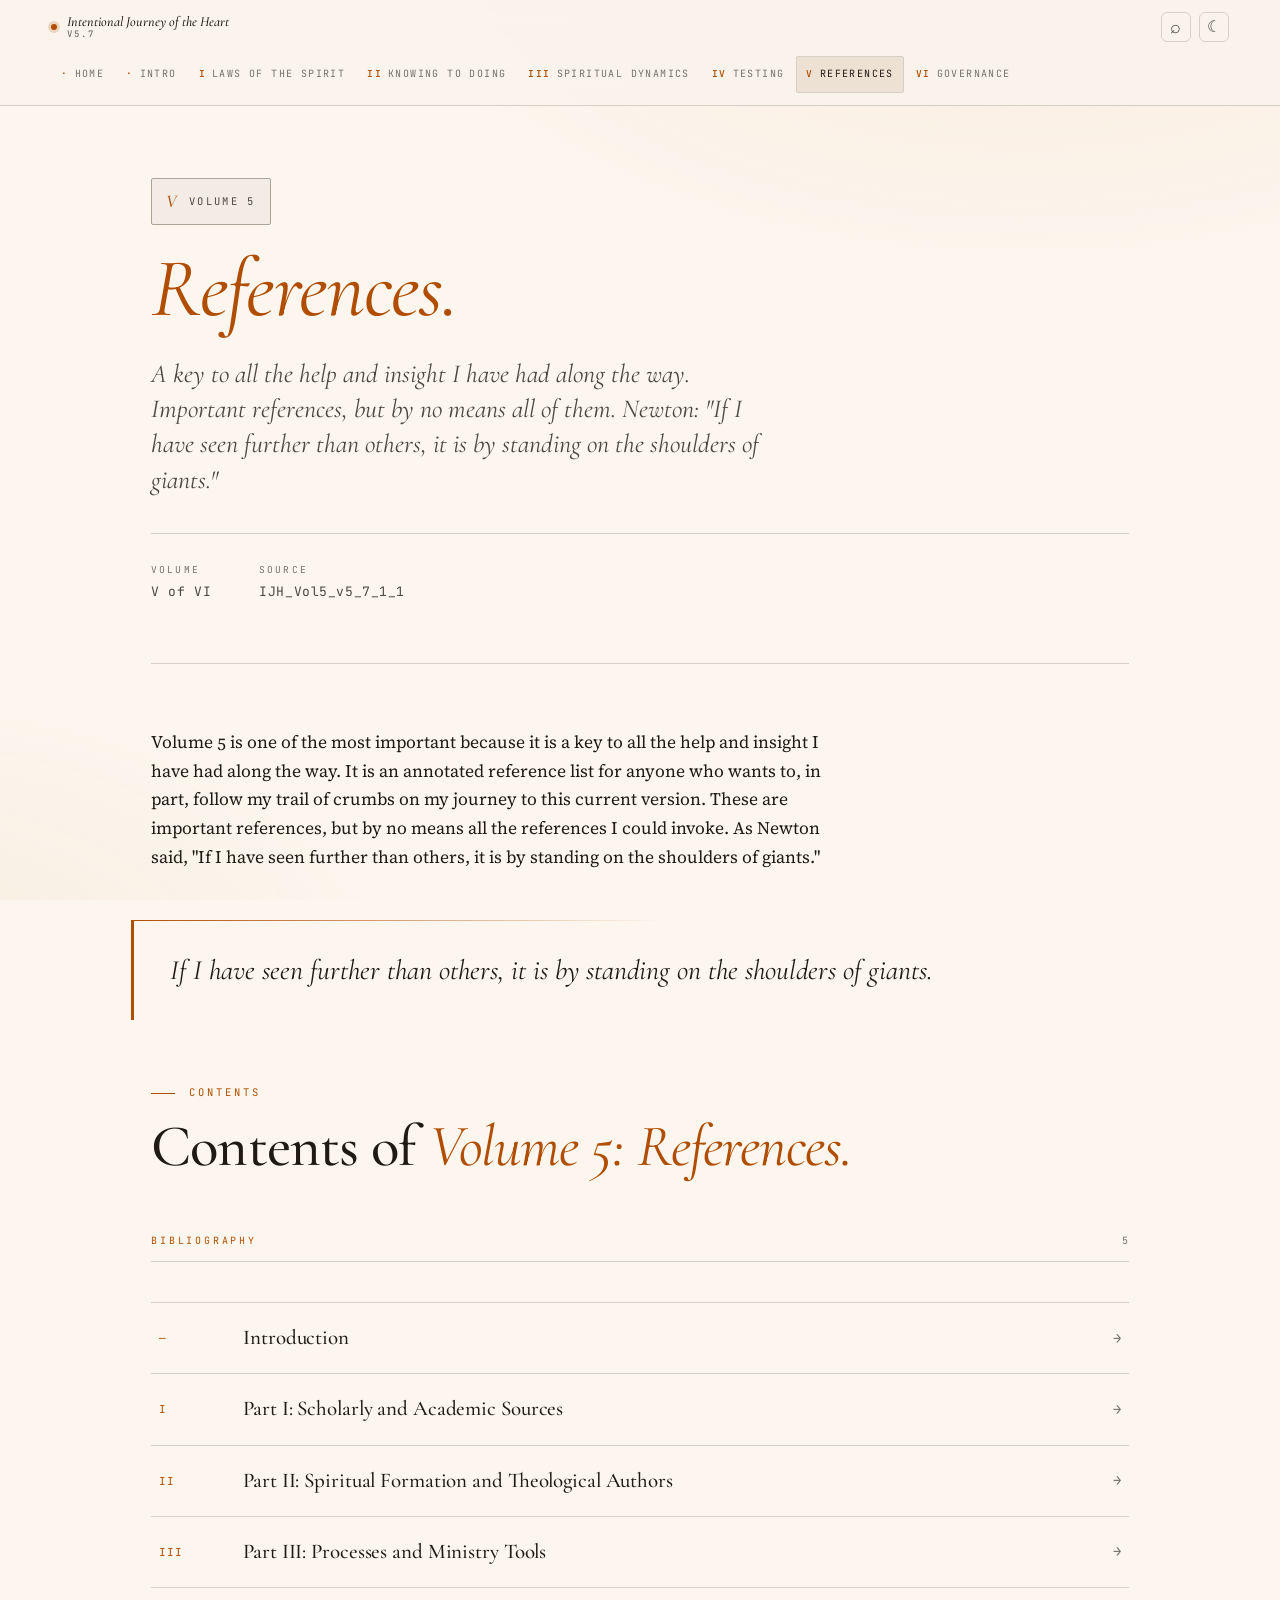
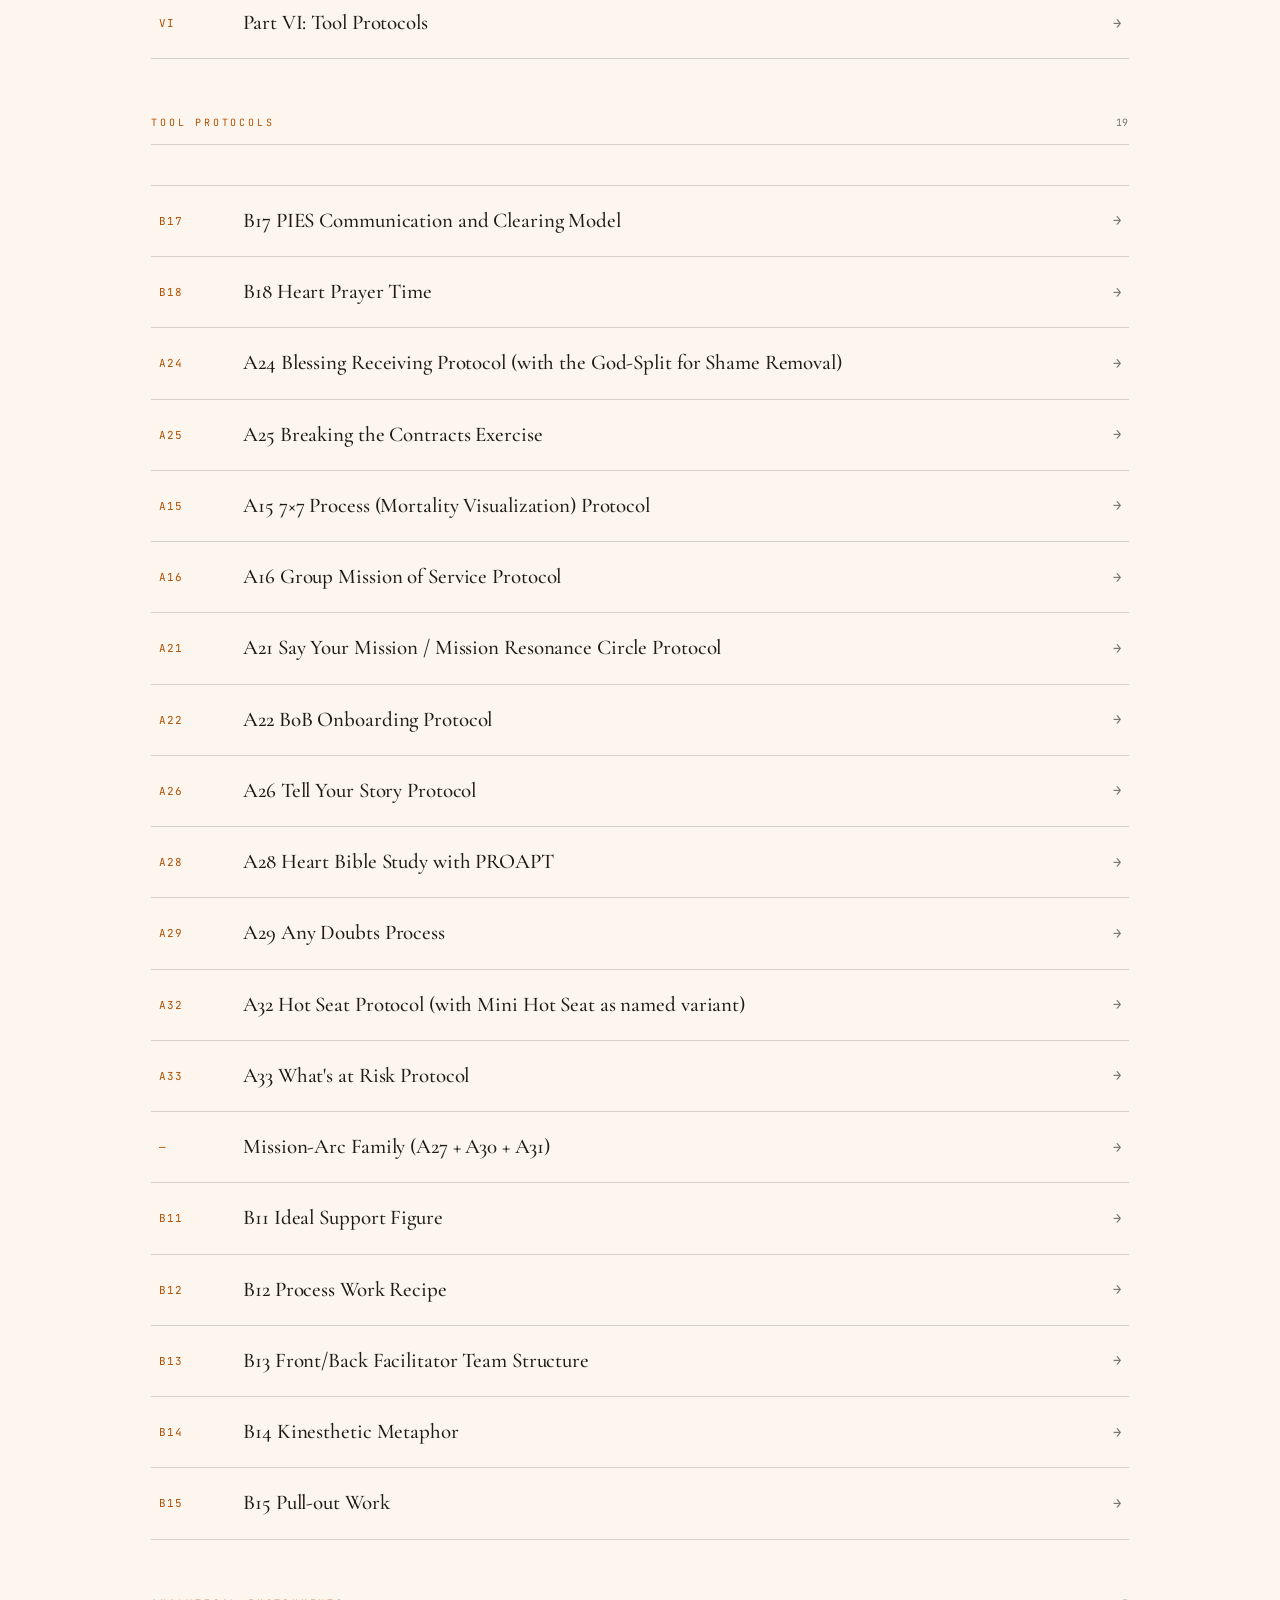
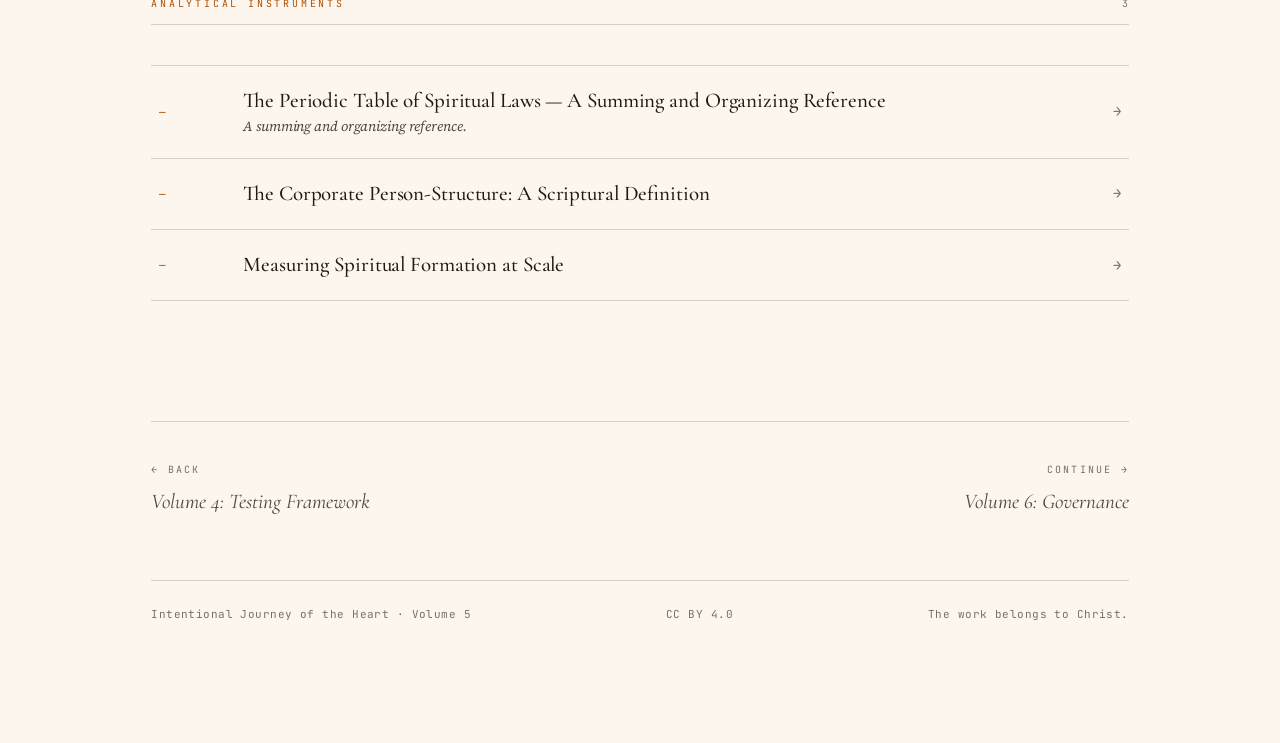
<file: Volume 5.html>
<!doctype html>
<html lang="en">
<head>
<meta charset="utf-8" />
<meta name="viewport" content="width=device-width,initial-scale=1" />
<title>Volume 5: References — Intentional Journey of the Heart</title>
<link rel="preconnect" href="https://fonts.googleapis.com" />
<link rel="preconnect" href="https://fonts.gstatic.com" crossorigin />
<link href="https://fonts.googleapis.com/css2?family=Cormorant+Garamond:ital,wght@0,400;0,500;0,600;1,400;1,500&family=Source+Serif+4:ital,opsz,wght@0,8..60,400;0,8..60,500;0,8..60,600;1,8..60,400;1,8..60,500&family=JetBrains+Mono:wght@400;500;600&family=Inter+Tight:wght@400;500;600&display=swap" rel="stylesheet" />
<link rel="stylesheet" href="styles.css" />
<script>(function(){try{if(localStorage.getItem('ijh-theme')==='dark')document.documentElement.setAttribute('data-theme','dark');}catch(e){}})();</script>
</head>
<body>
<header class="topnav-wrap">
  <nav class="topnav">
    <a class="crest" href="index.html">
      <span class="dot"></span>
      <span class="crest-stack">
        <span class="work">Intentional Journey of the Heart</span>
        <span class="crest-sub">v5.7</span>
      </span>
    </a>
    <div class="topnav-vols">
      <a href="index.html"><span class="v-num">·</span>Home</a>
      <a href="Introduction.html"><span class="v-num">·</span>Intro</a>
      <a href="Volume 1.html"><span class="v-num">I</span>Laws of the Spirit</a>
      <a href="Volume 2.html"><span class="v-num">II</span>Knowing to Doing</a>
      <a href="Volume 3.html"><span class="v-num">III</span>Spiritual Dynamics</a>
      <a href="Volume 4.html"><span class="v-num">IV</span>Testing</a>
      <a class="current" href="Volume 5.html"><span class="v-num">V</span>References</a>
      <a href="Volume 6 Governance.html"><span class="v-num">VI</span>Governance</a>
    </div>
    <div class="topnav-controls">
      <button type="button" class="nav-icon-btn" id="search-open" aria-label="Search" title="Search (press /)">⌕</button>
      <button type="button" class="nav-icon-btn" id="theme-toggle" aria-label="Toggle dark mode"></button>
    </div>
    <div class="topnav-right">
      <a href="https://github.com/jgtittle-ministries/Intentional-Journey-of-the-Heart-preview" target="_blank" rel="noopener">Repo</a>
      <a href="https://creativecommons.org/licenses/by/4.0/" target="_blank" rel="noopener">CC BY 4.0</a>
    </div>
  </nav>
</header>

<div class="shell-single">

  <section class="hero">
    <div class="vol-badge"><span class="num">V</span>Volume 5</div>
    <h1 class="title"><em>References.</em></h1>
    <p class="subtitle">A key to all the help and insight I have had along the way. Important references, but by no means all of them. Newton: "If I have seen further than others, it is by standing on the shoulders of giants."</p>

    <div class="meta-row">
      <div class="meta-item"><span class="lbl">Volume</span><span class="val">V of VI</span></div>
      <div class="meta-item"><span class="lbl">Source</span><span class="val">IJH_Vol5_v5_7_1_1</span></div>
    </div>
  </section>

  <div class="prose"><p>Volume 5 is one of the most important because it is a key to all the help and insight I have had along the way. It is an annotated reference list for anyone who wants to, in part, follow my trail of crumbs on my journey to this current version. These are important references, but by no means all the references I could invoke. As Newton said, "If I have seen further than others, it is by standing on the shoulders of giants."</p></div>

  <div class="pullquote prose-wide">If I have seen further than others, it is by <em>standing on the shoulders of giants.</em></div>


  <section style="margin-top: 64px;">
    <div class="part-header">
      <div class="part-num">Contents</div>
      <h2 class="part-title">Contents of <em>Volume 5: References.</em></h2>
    </div>

    <p class="toc-section-head">Bibliography<span class="count">5</span></p>
    <div class="toc-card-list">
      <a class="toc-card" href="reader.html#docs%2Fvolume-5-references%2Fintroduction.md">
        <span class="ix">—</span>
        <span class="label">Introduction</span>
        <span class="arrow">→</span>
      </a>
      <a class="toc-card" href="reader.html#docs%2Fvolume-5-references%2Fpart-i-scholarly-and-academic-sources.md">
        <span class="ix">I</span>
        <span class="label">Part I: Scholarly and Academic Sources</span>
        <span class="arrow">→</span>
      </a>
      <a class="toc-card" href="reader.html#docs%2Fvolume-5-references%2Fpart-ii-spiritual-formation-and-theological-authors.md">
        <span class="ix">II</span>
        <span class="label">Part II: Spiritual Formation and Theological Authors</span>
        <span class="arrow">→</span>
      </a>
      <a class="toc-card" href="reader.html#docs%2Fvolume-5-references%2Fpart-iii-processes-and-ministry-tools.md">
        <span class="ix">III</span>
        <span class="label">Part III: Processes and Ministry Tools</span>
        <span class="arrow">→</span>
      </a>
      <a class="toc-card" href="reader.html#docs%2Fvolume-5-references%2Fpart-vi-tool-protocols.md">
        <span class="ix">VI</span>
        <span class="label">Part VI: Tool Protocols</span>
        <span class="arrow">→</span>
      </a>
    </div>

    <p class="toc-section-head">Tool Protocols<span class="count">19</span></p>
    <div class="toc-card-list">
      <a class="toc-card" href="reader.html#docs%2Fvolume-5-references%2Fb17-pies-communication-and-clearing-model.md">
        <span class="ix">B17</span>
        <span class="label">B17 PIES Communication and Clearing Model</span>
        <span class="arrow">→</span>
      </a>
      <a class="toc-card" href="reader.html#docs%2Fvolume-5-references%2Fb18-heart-prayer-time.md">
        <span class="ix">B18</span>
        <span class="label">B18 Heart Prayer Time</span>
        <span class="arrow">→</span>
      </a>
      <a class="toc-card" href="reader.html#docs%2Fvolume-5-references%2Fa24-blessing-receiving-protocol-with-the-god.md">
        <span class="ix">A24</span>
        <span class="label">A24 Blessing Receiving Protocol (with the God-Split for Shame Removal)</span>
        <span class="arrow">→</span>
      </a>
      <a class="toc-card" href="reader.html#docs%2Fvolume-5-references%2Fa25-breaking-the-contracts-exercise.md">
        <span class="ix">A25</span>
        <span class="label">A25 Breaking the Contracts Exercise</span>
        <span class="arrow">→</span>
      </a>
      <a class="toc-card" href="reader.html#docs%2Fvolume-5-references%2Fa15-7-7-process-mortality-visualization-protocol.md">
        <span class="ix">A15</span>
        <span class="label">A15 7×7 Process (Mortality Visualization) Protocol</span>
        <span class="arrow">→</span>
      </a>
      <a class="toc-card" href="reader.html#docs%2Fvolume-5-references%2Fa16-group-mission-of-service-protocol.md">
        <span class="ix">A16</span>
        <span class="label">A16 Group Mission of Service Protocol</span>
        <span class="arrow">→</span>
      </a>
      <a class="toc-card" href="reader.html#docs%2Fvolume-5-references%2Fa21-say-your-mission-mission-resonance-circle.md">
        <span class="ix">A21</span>
        <span class="label">A21 Say Your Mission / Mission Resonance Circle Protocol</span>
        <span class="arrow">→</span>
      </a>
      <a class="toc-card" href="reader.html#docs%2Fvolume-5-references%2Fa22-bob-onboarding-protocol.md">
        <span class="ix">A22</span>
        <span class="label">A22 BoB Onboarding Protocol</span>
        <span class="arrow">→</span>
      </a>
      <a class="toc-card" href="reader.html#docs%2Fvolume-5-references%2Fa26-tell-your-story-protocol.md">
        <span class="ix">A26</span>
        <span class="label">A26 Tell Your Story Protocol</span>
        <span class="arrow">→</span>
      </a>
      <a class="toc-card" href="reader.html#docs%2Fvolume-5-references%2Fa28-heart-bible-study-with-proapt.md">
        <span class="ix">A28</span>
        <span class="label">A28 Heart Bible Study with PROAPT</span>
        <span class="arrow">→</span>
      </a>
      <a class="toc-card" href="reader.html#docs%2Fvolume-5-references%2Fa29-any-doubts-process.md">
        <span class="ix">A29</span>
        <span class="label">A29 Any Doubts Process</span>
        <span class="arrow">→</span>
      </a>
      <a class="toc-card" href="reader.html#docs%2Fvolume-5-references%2Fa32-hot-seat-protocol-with-mini-hot.md">
        <span class="ix">A32</span>
        <span class="label">A32 Hot Seat Protocol (with Mini Hot Seat as named variant)</span>
        <span class="arrow">→</span>
      </a>
      <a class="toc-card" href="reader.html#docs%2Fvolume-5-references%2Fa33-whats-at-risk-protocol.md">
        <span class="ix">A33</span>
        <span class="label">A33 What's at Risk Protocol</span>
        <span class="arrow">→</span>
      </a>
      <a class="toc-card" href="reader.html#docs%2Fvolume-5-references%2Fmission-arc-family-a27-a30-a31.md">
        <span class="ix">—</span>
        <span class="label">Mission-Arc Family (A27 + A30 + A31)</span>
        <span class="arrow">→</span>
      </a>
      <a class="toc-card" href="reader.html#docs%2Fvolume-5-references%2Fb11-ideal-support-figure.md">
        <span class="ix">B11</span>
        <span class="label">B11 Ideal Support Figure</span>
        <span class="arrow">→</span>
      </a>
      <a class="toc-card" href="reader.html#docs%2Fvolume-5-references%2Fb12-process-work-recipe.md">
        <span class="ix">B12</span>
        <span class="label">B12 Process Work Recipe</span>
        <span class="arrow">→</span>
      </a>
      <a class="toc-card" href="reader.html#docs%2Fvolume-5-references%2Fb13-front-back-facilitator-team-structure.md">
        <span class="ix">B13</span>
        <span class="label">B13 Front/Back Facilitator Team Structure</span>
        <span class="arrow">→</span>
      </a>
      <a class="toc-card" href="reader.html#docs%2Fvolume-5-references%2Fb14-kinesthetic-metaphor.md">
        <span class="ix">B14</span>
        <span class="label">B14 Kinesthetic Metaphor</span>
        <span class="arrow">→</span>
      </a>
      <a class="toc-card" href="reader.html#docs%2Fvolume-5-references%2Fb15-pull-out-work.md">
        <span class="ix">B15</span>
        <span class="label">B15 Pull-out Work</span>
        <span class="arrow">→</span>
      </a>
    </div>

    <p class="toc-section-head">Analytical instruments<span class="count">3</span></p>
    <div class="toc-card-list">
      <a class="toc-card" href="reader.html#docs%2Fvolume-5-references%2Fperiodic-table-of-spiritual-laws-a-summing.md">
        <span class="ix">—</span>
        <span class="label">The Periodic Table of Spiritual Laws — A Summing and Organizing Reference<span class="sub">A summing and organizing reference.</span></span>
        <span class="arrow">→</span>
      </a>
      <a class="toc-card" href="reader.html#docs%2Fvolume-5-references%2Fcorporate-person-structure-scriptural-definition.md">
        <span class="ix">—</span>
        <span class="label">The Corporate Person-Structure: A Scriptural Definition</span>
        <span class="arrow">→</span>
      </a>
      <a class="toc-card" href="reader.html#docs%2Fvolume-5-references%2Fmeasuring-spiritual-formation-at-scale.md">
        <span class="ix">—</span>
        <span class="label">Measuring Spiritual Formation at Scale</span>
        <span class="arrow">→</span>
      </a>
    </div>
  </section>

  <div class="foot-nav">
    <a href="Volume 4.html"><span class="lbl">← Back</span>Volume 4: Testing Framework</a>
    <a class="next" href="Volume 6 Governance.html"><span class="lbl">Continue →</span>Volume 6: Governance</a>
  </div>

  <div class="foot-copy">
    <div>Intentional Journey of the Heart · Volume 5</div>
    <div>CC BY 4.0</div>
    <div>The work belongs to Christ.</div>
  </div>

</div>

<script src="app.js"></script>
</body>
</html>
</file>
<file: styles.css>
/* ---------- Tokens ---------- */
:root {
  --bg:        oklch(0.975 0.012 75);   /* warm paper cream */
  --bg-2:      oklch(0.945 0.012 75);   /* slightly deeper paper for cards */
  --bg-3:      oklch(0.915 0.012 75);   /* even deeper for tier/data panels */
  --card:      oklch(0.955 0.012 75);
  --rule:      oklch(0.72 0.020 75);    /* warm rule */
  --rule-soft: oklch(0.86 0.014 75);    /* hairline */
  --text:      oklch(0.22 0.018 60);    /* warm near-black */
  --text-mid:  oklch(0.40 0.018 60);
  --text-dim:  oklch(0.55 0.018 60);
  --accent:    oklch(0.54 0.15 50);     /* burnt-amber illumination */
  --accent-2:  oklch(0.46 0.16 45);     /* deeper amber for hover */
  --accent-dim:oklch(0.78 0.10 60);     /* soft amber for underline accents */
  --cool:      oklch(0.42 0.10 230);    /* indigo */
  --cool-dim:  oklch(0.65 0.06 230);
  --rose:      oklch(0.50 0.13 25);     /* cranberry for warnings */
  --leaf:      oklch(0.48 0.10 145);    /* forest for anchor tier */

  --serif: "Source Serif 4", "Source Serif Pro", Georgia, serif;
  --display: "Cormorant Garamond", "Source Serif 4", Georgia, serif;
  --mono: "JetBrains Mono", ui-monospace, "SF Mono", Menlo, monospace;
  --sans: "Inter Tight", system-ui, sans-serif;

  --col: 680px;
  --gutter: clamp(20px, 4vw, 56px);
}

/* ---------- Reset ---------- */
*, *::before, *::after { box-sizing: border-box; }
html { scroll-behavior: smooth; }
body {
  margin: 0;
  background: var(--bg);
  color: var(--text);
  font-family: var(--serif);
  font-size: 17.5px;
  line-height: 1.65;
  text-rendering: optimizeLegibility;
  -webkit-font-smoothing: antialiased;
  font-feature-settings: "kern", "liga", "onum";
}

::selection { background: var(--accent); color: var(--bg); }

/* Subtle warm paper tint */
body::before {
  content: "";
  position: fixed; inset: 0;
  pointer-events: none;
  background:
    radial-gradient(1100px 600px at 80% -10%, oklch(0.92 0.04 60 / 0.55), transparent 60%),
    radial-gradient(900px 500px at -10% 110%, oklch(0.93 0.03 75 / 0.55), transparent 60%);
  z-index: 0;
}
body > * { position: relative; z-index: 1; }

/* ---------- Reading progress ---------- */
.progress {
  position: fixed; top: 0; left: 0; height: 2px; width: 0;
  background: linear-gradient(90deg, var(--accent), var(--cool));
  z-index: 100;
  transition: width 0.1s linear;
}

/* ---------- Layout shell ---------- */
.shell {
  display: grid;
  grid-template-columns: 280px minmax(0, 1fr) 240px;
  gap: var(--gutter);
  max-width: 1400px;
  margin: 0 auto;
  padding: 48px var(--gutter) 120px;
}

@media (max-width: 1100px) {
  .shell { grid-template-columns: 220px minmax(0, 1fr); }
  .right-rail { display: none; }
}
@media (max-width: 800px) {
  .shell { grid-template-columns: 1fr; padding: 24px 20px 80px; }
  .toc-sidebar { display: none; }
}

/* ---------- Top nav ---------- */
.topnav-wrap {
  position: sticky;
  top: 0;
  z-index: 50;
  background: oklch(0.97 0.012 75 / 0.92);
  backdrop-filter: blur(12px);
  -webkit-backdrop-filter: blur(12px);
  border-bottom: 1px solid var(--rule-soft);
}
.topnav {
  display: flex;
  flex-wrap: wrap;
  align-items: center;
  justify-content: space-between;
  gap: 10px 16px;
  padding: 12px var(--gutter);
  max-width: 1400px;
  margin: 0 auto;
  font-family: var(--mono);
  font-size: 11px;
  letter-spacing: 0.14em;
  text-transform: uppercase;
  color: var(--text-dim);
}
.topnav .crest {
  display: inline-flex; align-items: center; gap: 10px;
  color: var(--text);
  text-decoration: none;
  white-space: nowrap;
  font-weight: 500;
  letter-spacing: 0.16em;
  flex: none;
}
.topnav .crest .dot {
  width: 6px; height: 6px; border-radius: 50%;
  background: var(--accent); box-shadow: 0 0 0 3px oklch(0.54 0.15 50 / 0.18);
}
.topnav .crest .work {
  font-family: var(--display);
  font-style: italic;
  font-size: 14px;
  letter-spacing: 0;
  text-transform: none;
  color: var(--text);
  font-weight: 500;
  white-space: nowrap;
}
.topnav .crest .crest-sub {
  font-size: 9px;
  letter-spacing: 0.22em;
  color: var(--text-dim);
  display: block;
  margin-top: 1px;
}
.topnav .crest .crest-stack { display: flex; flex-direction: column; line-height: 1.1; }

.topnav-vols {
  display: flex;
  gap: 2px;
  order: 3;
  width: 100%;
  margin: 0;
  padding-top: 4px;
  flex-wrap: nowrap;
  overflow-x: auto;
  scrollbar-width: none;
}
.topnav-vols::-webkit-scrollbar { display: none; }
.topnav-vols a {
  display: inline-flex;
  align-items: baseline;
  gap: 6px;
  padding: 9px 9px;
  color: var(--text-dim);
  text-decoration: none;
  font-size: 10px;
  letter-spacing: 0.14em;
  border: 1px solid transparent;
  border-radius: 2px;
  transition: color .15s, background .15s, border-color .15s;
  white-space: nowrap;
}
.topnav-vols a .v-num {
  color: var(--accent);
  font-weight: 600;
  font-size: 9.5px;
}
.topnav-vols a:hover {
  color: var(--text);
  background: oklch(0.91 0.018 75 / 0.7);
}
.topnav-vols a.current {
  color: var(--text);
  background: oklch(0.91 0.025 70 / 0.85);
  border-color: var(--rule-soft);
}
.topnav-vols a.current .v-num { color: var(--accent); }

.topnav-right {
  display: flex; gap: 16px; align-items: center;
  flex: none;
  color: var(--text-dim);
}
.topnav-right a {
  color: var(--text-dim);
  text-decoration: none;
  transition: color .15s;
}
.topnav-right a:hover { color: var(--accent); }

@media (max-width: 1400px) {
  .topnav-right { display: none; }
}
/* Search + theme controls — always visible (unlike .topnav-right). */
.topnav-controls { display: flex; align-items: center; gap: 8px; flex: none; margin-left: auto; }
@media (max-width: 1180px) {
  .topnav .crest .crest-sub { display: none; }
}
@media (max-width: 1080px) {
  .topnav { padding: 12px 18px; }
}

/* ---------- TOC sidebar ---------- */
.toc-sidebar {
  position: sticky;
  top: 48px;
  align-self: start;
  max-height: calc(100vh - 80px);
  overflow-y: auto;
  padding-right: 12px;
  scrollbar-width: thin;
  scrollbar-color: var(--rule) transparent;
}
.toc-sidebar::-webkit-scrollbar { width: 4px; }
.toc-sidebar::-webkit-scrollbar-thumb { background: var(--rule); border-radius: 2px; }

.toc-title {
  font-family: var(--mono);
  font-size: 10px;
  letter-spacing: 0.22em;
  text-transform: uppercase;
  color: var(--text-dim);
  margin: 0 0 20px;
  padding-bottom: 14px;
  border-bottom: 1px solid var(--rule-soft);
}
.toc ol { list-style: none; padding: 0; margin: 0; }
.toc > ol > li { margin-bottom: 18px; }
.toc a {
  display: block;
  color: var(--text-mid);
  text-decoration: none;
  font-size: 13.5px;
  line-height: 1.4;
  padding: 4px 0 4px 14px;
  border-left: 2px solid transparent;
  margin-left: -2px;
  transition: color .15s, border-color .15s;
}
.toc a:hover { color: var(--text); }
.toc a.active {
  color: var(--accent-2);
  border-left-color: var(--accent);
}
.toc .sub { padding-left: 18px; margin-top: 6px; }
.toc .sub a { font-size: 12.5px; color: var(--text-dim); }
.toc .num {
  font-family: var(--mono);
  font-size: 10.5px;
  color: var(--text-dim);
  margin-right: 8px;
  letter-spacing: 0.06em;
}

/* ---------- Right rail ---------- */
.right-rail {
  position: sticky;
  top: 48px;
  align-self: start;
  font-family: var(--mono);
  font-size: 11px;
  letter-spacing: 0.06em;
  color: var(--text-dim);
}
.rail-block { padding: 16px 0; border-top: 1px solid var(--rule-soft); }
.rail-block:first-child { border-top: 0; padding-top: 0; }
.rail-label { font-size: 9.5px; letter-spacing: 0.22em; text-transform: uppercase; color: var(--text-dim); margin-bottom: 6px; }
.rail-value { color: var(--text-mid); font-size: 12px; }

/* ---------- Hero ---------- */
.hero {
  padding: 40px 0 60px;
  border-bottom: 1px solid var(--rule-soft);
  margin-bottom: 64px;
}
.eyebrow {
  font-family: var(--mono);
  font-size: 11px;
  letter-spacing: 0.32em;
  text-transform: uppercase;
  color: var(--accent);
  margin-bottom: 22px;
  display: flex; align-items: center; gap: 14px;
}
.eyebrow .line { flex: none; width: 36px; height: 1px; background: var(--accent); opacity: .7; }

h1.title {
  font-family: var(--display);
  font-weight: 500;
  font-size: clamp(48px, 6.5vw, 92px);
  line-height: 0.95;
  letter-spacing: -0.02em;
  margin: 0 0 28px;
  color: var(--text);
}
h1.title em {
  font-style: italic;
  color: var(--accent);
  font-weight: 400;
}
.subtitle {
  font-family: var(--display);
  font-style: italic;
  font-size: clamp(20px, 2.2vw, 26px);
  font-weight: 400;
  color: var(--text-mid);
  margin: 0 0 36px;
  max-width: 620px;
  line-height: 1.35;
}
.meta-row {
  display: flex;
  flex-wrap: wrap;
  gap: 28px 48px;
  padding-top: 28px;
  border-top: 1px solid var(--rule-soft);
  font-family: var(--mono);
  font-size: 11.5px;
  letter-spacing: 0.05em;
}
.meta-item { display: flex; flex-direction: column; gap: 4px; }
.meta-item .lbl { font-size: 9.5px; letter-spacing: 0.22em; text-transform: uppercase; color: var(--text-dim); }
.meta-item .val { color: var(--text-mid); font-size: 13px; }

/* ---------- Hero key claim ---------- */
.key-claim {
  margin-top: 64px;
  padding: 36px 40px;
  background: linear-gradient(180deg, oklch(0.95 0.018 75), oklch(0.93 0.018 75));
  border-left: 3px solid var(--accent);
  border-radius: 2px;
  position: relative;
}
.key-claim::before {
  content: "";
  position: absolute;
  inset: 0;
  border: 1px solid var(--rule-soft);
  border-left: 0;
  pointer-events: none;
}
.key-claim .label {
  font-family: var(--mono);
  font-size: 10px;
  letter-spacing: 0.28em;
  text-transform: uppercase;
  color: var(--accent);
  margin-bottom: 14px;
}
.key-claim .text {
  font-family: var(--display);
  font-size: clamp(26px, 3vw, 34px);
  line-height: 1.25;
  color: var(--text);
  font-weight: 400;
  letter-spacing: -0.005em;
  margin: 0;
}
.key-claim .text em { font-style: italic; color: var(--accent-2); }

/* ---------- Section structure ---------- */
.part {
  padding-top: 80px;
  margin-top: 60px;
  border-top: 1px solid var(--rule-soft);
}
.part:first-of-type { border-top: 0; margin-top: 0; padding-top: 24px; }

.part-header {
  margin-bottom: 48px;
}
.part-num {
  font-family: var(--mono);
  font-size: 10.5px;
  letter-spacing: 0.28em;
  text-transform: uppercase;
  color: var(--accent);
  margin-bottom: 16px;
  display: flex; align-items: center; gap: 14px;
}
.part-num::before {
  content: "";
  width: 24px; height: 1px; background: var(--accent);
}
h2.part-title {
  font-family: var(--display);
  font-weight: 500;
  font-size: clamp(38px, 4.6vw, 60px);
  line-height: 1;
  letter-spacing: -0.015em;
  margin: 0 0 18px;
  color: var(--text);
}
h2.part-title em { font-style: italic; color: var(--accent); font-weight: 400; }
.part-deck {
  font-family: var(--display);
  font-style: italic;
  font-size: 21px;
  line-height: 1.4;
  color: var(--text-mid);
  max-width: 640px;
  margin: 0;
}

/* ---------- Body prose ---------- */
.prose { max-width: var(--col); }
.prose-wide { max-width: 880px; }

.prose h3 {
  font-family: var(--display);
  font-weight: 500;
  font-size: 30px;
  line-height: 1.15;
  color: var(--text);
  margin: 64px 0 22px;
  letter-spacing: -0.01em;
}
.prose h3 .h-num {
  font-family: var(--mono);
  font-size: 12px;
  color: var(--accent);
  letter-spacing: 0.18em;
  margin-right: 14px;
  vertical-align: 0.18em;
  font-weight: 400;
}
.prose h4 {
  font-family: var(--display);
  font-weight: 500;
  font-style: italic;
  font-size: 23px;
  color: var(--text);
  margin: 44px 0 16px;
  letter-spacing: -0.005em;
}
.prose h5 {
  font-family: var(--mono);
  font-size: 11px;
  letter-spacing: 0.22em;
  text-transform: uppercase;
  color: var(--accent);
  margin: 36px 0 14px;
  font-weight: 500;
}

.prose p { margin: 0 0 1.1em; color: var(--text); }
.prose p strong { color: var(--text); font-weight: 600; }
.prose p em { color: var(--accent-2); font-style: italic; }

.prose a { color: var(--accent); text-decoration: underline; text-decoration-color: var(--accent-dim); text-underline-offset: 3px; }
.prose a:hover { color: var(--accent-2); }

.prose ul, .prose ol { margin: 0 0 1.2em; padding-left: 1.4em; }
.prose ul li, .prose ol li { margin-bottom: 0.55em; }
.prose ul { list-style: none; padding-left: 0; }
.prose ul > li {
  position: relative; padding-left: 22px;
}
.prose ul > li::before {
  content: "";
  position: absolute;
  left: 0; top: 0.72em;
  width: 8px; height: 1px;
  background: var(--accent);
}

.drop-cap::first-letter {
  font-family: var(--display);
  float: left;
  font-size: 5em;
  line-height: 0.85;
  margin: 0.05em 0.1em -0.08em 0;
  color: var(--accent);
  font-weight: 500;
}

/* ---------- Pull quotes & emphasis ---------- */
.pullquote {
  margin: 48px -20px;
  padding: 32px 36px;
  font-family: var(--display);
  font-style: italic;
  font-size: clamp(22px, 2.4vw, 28px);
  line-height: 1.3;
  color: var(--text);
  border-left: 3px solid var(--accent);
  position: relative;
}
.pullquote::before {
  content: "";
  position: absolute;
  top: 0; left: 0;
  width: 60%; height: 1px;
  background: linear-gradient(90deg, var(--accent), transparent);
}
.pullquote .attr {
  display: block;
  margin-top: 18px;
  font-family: var(--mono);
  font-style: normal;
  font-size: 11px;
  letter-spacing: 0.18em;
  text-transform: uppercase;
  color: var(--text-dim);
}

.callout {
  margin: 32px 0;
  padding: 24px 28px;
  background: var(--card);
  border: 1px solid var(--rule-soft);
  border-radius: 3px;
  font-size: 16px;
  line-height: 1.6;
  color: var(--text-mid);
}
.callout .lbl {
  display: block;
  font-family: var(--mono);
  font-size: 10px;
  letter-spacing: 0.22em;
  text-transform: uppercase;
  color: var(--accent);
  margin-bottom: 8px;
}

/* ---------- Visual: registry table ---------- */
.viz {
  margin: 56px 0;
  padding: 40px;
  background: var(--bg-2);
  border: 1px solid var(--rule-soft);
  border-radius: 4px;
  position: relative;
  overflow: hidden;
}
.viz::before {
  content: "";
  position: absolute; top: 0; left: 0; right: 0; height: 2px;
  background: linear-gradient(90deg, var(--accent), var(--cool), transparent);
}
.viz-eyebrow {
  font-family: var(--mono);
  font-size: 10px;
  letter-spacing: 0.28em;
  text-transform: uppercase;
  color: var(--accent);
  margin-bottom: 10px;
}
.viz-title {
  font-family: var(--display);
  font-size: 28px;
  font-weight: 500;
  margin: 0 0 8px;
  color: var(--text);
}
.viz-deck {
  font-family: var(--display);
  font-style: italic;
  color: var(--text-mid);
  margin: 0 0 28px;
  font-size: 16px;
}

.reg-table {
  width: 100%;
  border-collapse: collapse;
  font-family: var(--mono);
  font-size: 13px;
}
.reg-table th {
  text-align: left;
  font-weight: 500;
  font-size: 10px;
  letter-spacing: 0.18em;
  text-transform: uppercase;
  color: var(--text-dim);
  padding: 12px 14px 12px 0;
  border-bottom: 1px solid var(--rule);
}
.reg-table td {
  padding: 16px 14px 16px 0;
  border-bottom: 1px solid var(--rule-soft);
  color: var(--text-mid);
  vertical-align: top;
}
.reg-table tr:last-child td { border-bottom: 0; }
.reg-table tr.total td {
  border-top: 2px solid var(--accent);
  border-bottom: 0;
  color: var(--text);
  font-weight: 600;
  padding-top: 18px;
}
.reg-table td.vol { color: var(--text); }
.reg-table .num-big { font-size: 18px; color: var(--text); }
.bar {
  display: inline-block;
  height: 4px;
  background: var(--accent);
  vertical-align: middle;
  margin-right: 8px;
  border-radius: 2px;
}

/* ---------- 3-tier card ---------- */
.tier-grid {
  display: grid;
  grid-template-columns: repeat(3, 1fr);
  gap: 16px;
  margin: 36px 0 0;
}
@media (max-width: 720px) { .tier-grid { grid-template-columns: 1fr; } }

.tier {
  padding: 26px 24px 28px;
  background: var(--bg-3);
  border: 1px solid var(--rule-soft);
  border-radius: 3px;
  position: relative;
  overflow: hidden;
}
.tier .stripe {
  position: absolute; top: 0; left: 0; right: 0; height: 3px;
}
.tier-1 .stripe { background: var(--leaf); }
.tier-2 .stripe { background: var(--cool); }
.tier-3 .stripe { background: var(--rose); }
.tier .tier-label {
  font-family: var(--mono);
  font-size: 10px;
  letter-spacing: 0.22em;
  text-transform: uppercase;
  color: var(--text-dim);
  margin: 0 0 8px;
}
.tier .tier-name {
  font-family: var(--display);
  font-size: 24px;
  font-weight: 500;
  color: var(--text);
  margin: 0 0 4px;
}
.tier .tier-range {
  font-family: var(--mono);
  font-size: 12px;
  color: var(--accent);
  margin-bottom: 18px;
  letter-spacing: 0.04em;
}
.tier-1 .tier-range { color: var(--leaf); }
.tier-2 .tier-range { color: var(--cool); }
.tier-3 .tier-range { color: var(--rose); }
.tier .tier-body {
  font-size: 14px;
  line-height: 1.55;
  color: var(--text-mid);
  margin: 0 0 16px;
}
.tier .tier-rule {
  padding-top: 14px;
  border-top: 1px solid var(--rule-soft);
  font-family: var(--mono);
  font-size: 11px;
  color: var(--text-dim);
  letter-spacing: 0.02em;
  line-height: 1.5;
}
.tier .tier-rule strong { color: var(--text); display: block; font-size: 10px; letter-spacing: 0.22em; text-transform: uppercase; margin-bottom: 4px; font-weight: 600; }

/* ---------- Numbered claim grid (5 things follow) ---------- */
.claims-grid {
  display: grid;
  grid-template-columns: 1fr;
  gap: 0;
  margin: 48px 0;
  counter-reset: claim;
}
.claim-row {
  display: grid;
  grid-template-columns: 80px 1fr;
  gap: 24px;
  padding: 32px 0;
  border-top: 1px solid var(--rule-soft);
  counter-increment: claim;
}
.claim-row:last-child { border-bottom: 1px solid var(--rule-soft); }
.claim-row .num {
  font-family: var(--display);
  font-size: 54px;
  font-weight: 400;
  font-style: italic;
  color: var(--accent);
  line-height: 0.9;
  letter-spacing: -0.02em;
}
.claim-row .num::before { content: counter(claim, decimal-leading-zero); }
.claim-row h4 {
  font-family: var(--display);
  font-size: 24px;
  margin: 0 0 12px;
  color: var(--text);
  font-weight: 500;
  font-style: normal;
  line-height: 1.2;
}
.claim-row p {
  margin: 0 0 0.8em;
  color: var(--text-mid);
  font-size: 16px;
  line-height: 1.62;
}
.claim-row p:last-child { margin-bottom: 0; }
.claim-row p strong { color: var(--text); }

/* ---------- Four Connects diagram ---------- */
.connects {
  margin: 48px 0;
  padding: 36px;
  background: var(--bg-2);
  border: 1px solid var(--rule-soft);
  border-radius: 4px;
}
.connects-grid {
  display: grid;
  grid-template-columns: repeat(4, 1fr);
  gap: 1px;
  background: var(--rule-soft);
  border: 1px solid var(--rule-soft);
}
@media (max-width: 720px) { .connects-grid { grid-template-columns: 1fr 1fr; } }
.connect {
  background: var(--bg-2);
  padding: 24px 20px;
  position: relative;
}
.connect .step {
  font-family: var(--mono);
  font-size: 10px;
  letter-spacing: 0.2em;
  color: var(--accent);
  margin-bottom: 8px;
}
.connect h5 {
  font-family: var(--display);
  font-size: 22px;
  font-weight: 500;
  color: var(--text);
  margin: 0 0 10px;
  letter-spacing: -0.01em;
}
.connect p {
  font-size: 13.5px;
  line-height: 1.55;
  color: var(--text-mid);
  margin: 0;
}
.connect-flow {
  display: flex; align-items: center; justify-content: center;
  gap: 12px;
  margin-top: 24px;
  font-family: var(--mono);
  font-size: 10.5px;
  letter-spacing: 0.18em;
  color: var(--text-dim);
}
.connect-flow .arrow { color: var(--accent); }

/* ---------- Two-column succession ---------- */
.two-col {
  display: grid;
  grid-template-columns: 1fr 1fr;
  gap: 16px;
  margin: 36px 0;
}
@media (max-width: 720px) { .two-col { grid-template-columns: 1fr; } }
.role-card {
  background: var(--bg-2);
  border: 1px solid var(--rule-soft);
  border-radius: 3px;
  padding: 30px 28px;
}
.role-card .role-label {
  font-family: var(--mono);
  font-size: 10px;
  letter-spacing: 0.22em;
  text-transform: uppercase;
  color: var(--accent);
  margin-bottom: 10px;
}
.role-card h4 {
  font-family: var(--display);
  font-size: 28px;
  margin: 0 0 16px;
  color: var(--text);
  font-weight: 500;
  font-style: normal;
}
.role-card .role-kind {
  font-family: var(--mono);
  font-size: 11px;
  color: var(--text-dim);
  letter-spacing: 0.08em;
  margin-bottom: 18px;
  padding-bottom: 18px;
  border-bottom: 1px solid var(--rule-soft);
}
.role-card .role-kind strong { color: var(--accent-2); }
.role-card ul { margin-top: 0; }
.role-card ul li { font-size: 14.5px; line-height: 1.55; color: var(--text-mid); }
.role-card .role-named {
  margin-top: 20px;
  padding-top: 18px;
  border-top: 1px solid var(--rule-soft);
  font-family: var(--mono);
  font-size: 12px;
  color: var(--text-mid);
  letter-spacing: 0.02em;
}
.role-card .role-named .nm { color: var(--text); font-weight: 600; font-size: 14px; display: block; margin-top: 4px; }

/* ---------- Rule of Life ---------- */
.rule-block {
  margin: 80px -20px;
  padding: 64px 48px;
  background:
    radial-gradient(800px 400px at 50% 0%, oklch(0.90 0.06 60 / 0.45), transparent 70%),
    linear-gradient(180deg, oklch(0.95 0.020 75), oklch(0.93 0.022 75));
  border: 1px solid var(--rule-soft);
  border-radius: 4px;
  position: relative;
}
.rule-block::before, .rule-block::after {
  content: "§";
  position: absolute;
  font-family: var(--display);
  color: var(--accent);
  font-size: 36px;
  line-height: 1;
}
.rule-block::before { top: 20px; left: 50%; transform: translateX(-50%); }
.rule-block::after  { bottom: 20px; left: 50%; transform: translateX(-50%); }

.rule-eyebrow {
  font-family: var(--mono);
  font-size: 10px;
  letter-spacing: 0.32em;
  text-transform: uppercase;
  color: var(--accent);
  text-align: center;
  margin-bottom: 14px;
}
.rule-title {
  font-family: var(--display);
  font-size: clamp(36px, 4vw, 52px);
  font-weight: 500;
  text-align: center;
  color: var(--text);
  margin: 0 0 16px;
  letter-spacing: -0.015em;
  font-style: italic;
}
.rule-deck {
  text-align: center;
  font-family: var(--display);
  font-style: italic;
  color: var(--text-mid);
  font-size: 17px;
  max-width: 540px;
  margin: 0 auto 48px;
  line-height: 1.4;
}

.rule-intro {
  font-family: var(--display);
  font-size: 22px;
  font-style: italic;
  text-align: center;
  color: var(--accent-2);
  max-width: 620px;
  margin: 0 auto 40px;
  line-height: 1.4;
}

.rule-list {
  max-width: 720px;
  margin: 0 auto;
  list-style: none;
  padding: 0;
  counter-reset: rule;
}
.rule-list li {
  counter-increment: rule;
  position: relative;
  padding: 22px 0 22px 56px;
  border-top: 1px solid var(--rule-soft);
  font-size: 16.5px;
  line-height: 1.6;
  color: var(--text);
}
.rule-list li:first-child { border-top: 0; }
.rule-list li::before {
  content: counter(rule, decimal-leading-zero);
  position: absolute;
  left: 0; top: 24px;
  font-family: var(--mono);
  font-size: 11px;
  color: var(--accent);
  letter-spacing: 0.06em;
}
.rule-list li em { color: var(--accent-2); font-style: italic; }
.rule-list li strong { color: var(--text); font-weight: 600; }

/* ---------- Signature block ---------- */
.sig {
  margin: 60px 0 0;
  padding: 40px 0;
  border-top: 1px solid var(--rule-soft);
  display: grid;
  grid-template-columns: 1fr 1fr;
  gap: 36px;
}
@media (max-width: 720px) { .sig { grid-template-columns: 1fr; } }
.sig-line {
  font-family: var(--mono);
  font-size: 11px;
  color: var(--text-dim);
  letter-spacing: 0.08em;
}
.sig-line .label {
  display: block;
  font-size: 10px;
  letter-spacing: 0.22em;
  text-transform: uppercase;
  color: var(--accent);
  margin-bottom: 14px;
}
.sig-line .underline {
  display: block;
  border-bottom: 1px solid var(--rule);
  height: 28px;
  margin-bottom: 10px;
}

/* ---------- Detail / collapse ---------- */
details.long {
  margin: 32px 0;
  padding: 0;
  border: 1px solid var(--rule-soft);
  background: var(--bg-2);
  border-radius: 3px;
}
details.long > summary {
  list-style: none;
  cursor: pointer;
  padding: 18px 24px;
  font-family: var(--mono);
  font-size: 11px;
  letter-spacing: 0.18em;
  text-transform: uppercase;
  color: var(--accent);
  display: flex; align-items: center; justify-content: space-between;
  user-select: none;
}
details.long > summary::-webkit-details-marker { display: none; }
details.long > summary::after {
  content: "+";
  font-family: var(--mono);
  font-size: 18px;
  color: var(--accent);
  transition: transform 0.2s;
}
details.long[open] > summary::after { content: "−"; }
details.long > .det-body {
  padding: 0 24px 24px;
  border-top: 1px solid var(--rule-soft);
  padding-top: 20px;
}
details.long > .det-body p {
  font-size: 15.5px;
  color: var(--text-mid);
  line-height: 1.65;
}

/* ---------- Volume map mini ---------- */
.vol-map {
  display: grid;
  grid-template-columns: repeat(6, 1fr);
  gap: 1px;
  background: var(--rule-soft);
  border: 1px solid var(--rule-soft);
  margin: 32px 0;
}
@media (max-width: 720px) { .vol-map { grid-template-columns: repeat(2, 1fr); } }
.vol-cell {
  background: var(--bg-2);
  padding: 18px 14px;
  text-align: left;
}
.vol-cell.current {
  background: linear-gradient(180deg, oklch(0.90 0.06 60 / 0.5), oklch(0.92 0.04 60 / 0.3));
  border-left: 2px solid var(--accent);
}
.vol-cell .vol-num {
  font-family: var(--mono);
  font-size: 10px;
  letter-spacing: 0.18em;
  color: var(--text-dim);
  margin-bottom: 6px;
}
.vol-cell.current .vol-num { color: var(--accent); }
.vol-cell .vol-name {
  font-family: var(--display);
  font-size: 15px;
  color: var(--text-mid);
  line-height: 1.2;
}
.vol-cell.current .vol-name { color: var(--text); font-weight: 500; }

/* ---------- Footnote-ish small print ---------- */
.smallprint {
  font-family: var(--mono);
  font-size: 11px;
  color: var(--text-dim);
  line-height: 1.6;
  letter-spacing: 0.02em;
  margin-top: 56px;
  padding-top: 32px;
  border-top: 1px solid var(--rule-soft);
  font-style: normal;
}
.smallprint em { font-style: italic; color: var(--text-mid); }

/* ---------- Misc ---------- */
hr.divider {
  border: 0;
  border-top: 1px solid var(--rule-soft);
  margin: 56px 0;
}
.center-divider {
  text-align: center;
  font-family: var(--display);
  color: var(--accent);
  font-size: 24px;
  margin: 48px 0;
  letter-spacing: 1em;
  padding-left: 1em;
}

/* ---------- Single-column page (no sidebars) ---------- */
.shell-single {
  max-width: 1080px;
  margin: 0 auto;
  padding: 48px var(--gutter) 120px;
}
.shell-single .hero { padding-top: 24px; }

/* ---------- Volume landing pages ---------- */
.vol-badge {
  display: inline-flex;
  align-items: center;
  gap: 12px;
  padding: 8px 14px;
  border: 1px solid var(--rule);
  border-radius: 2px;
  background: var(--bg-2);
  font-family: var(--mono);
  font-size: 10.5px;
  letter-spacing: 0.22em;
  text-transform: uppercase;
  color: var(--text-mid);
  margin-bottom: 24px;
}
.vol-badge .num {
  font-family: var(--display);
  font-size: 18px;
  font-style: italic;
  color: var(--accent);
  letter-spacing: 0;
  font-weight: 500;
}

/* TOC card grid for volume landing pages */
.toc-card-list {
  display: grid;
  grid-template-columns: 1fr;
  gap: 0;
  margin: 40px 0;
  border-top: 1px solid var(--rule-soft);
}
.toc-card {
  display: grid;
  grid-template-columns: 60px 1fr auto;
  gap: 24px;
  align-items: center;
  padding: 22px 8px;
  border-bottom: 1px solid var(--rule-soft);
  color: var(--text);
  text-decoration: none;
  transition: background .15s, padding .15s;
}
.toc-card:hover {
  background: oklch(0.91 0.018 75 / 0.7);
  padding-left: 18px;
  padding-right: 18px;
}
.toc-card .ix {
  font-family: var(--mono);
  font-size: 11px;
  color: var(--accent);
  letter-spacing: 0.06em;
}
.toc-card .label {
  font-family: var(--display);
  font-size: 21px;
  color: var(--text);
  line-height: 1.25;
  font-weight: 500;
  letter-spacing: -0.005em;
}
.toc-card .label .sub {
  display: block;
  font-family: var(--serif);
  font-size: 14px;
  color: var(--text-mid);
  margin-top: 4px;
  font-weight: 400;
  font-style: italic;
}
.toc-card .arrow {
  color: var(--text-dim);
  font-family: var(--mono);
  font-size: 14px;
  transition: color .15s, transform .15s;
}
.toc-card:hover .arrow { color: var(--accent); transform: translateX(4px); }

/* Section header for grouped lists */
.toc-section-head {
  font-family: var(--mono);
  font-size: 10px;
  letter-spacing: 0.28em;
  text-transform: uppercase;
  color: var(--accent);
  margin: 56px 0 16px;
  padding-bottom: 12px;
  border-bottom: 1px solid var(--rule-soft);
  display: flex;
  align-items: baseline;
  justify-content: space-between;
}
.toc-section-head .count {
  font-family: var(--mono);
  font-size: 10px;
  color: var(--text-dim);
  letter-spacing: 0.06em;
}

/* Source-of-truth banner */
.live-banner {
  margin: 40px 0;
  padding: 24px 28px;
  background: linear-gradient(90deg, oklch(0.90 0.06 60 / 0.55), oklch(0.95 0.020 75));
  border: 1px solid var(--rule);
  border-left: 3px solid var(--accent);
  border-radius: 3px;
  display: flex;
  align-items: center;
  justify-content: space-between;
  gap: 24px;
  flex-wrap: wrap;
}
.live-banner .lb-label {
  font-family: var(--mono);
  font-size: 10px;
  letter-spacing: 0.22em;
  text-transform: uppercase;
  color: var(--accent);
  margin-bottom: 6px;
}
.live-banner .lb-text {
  font-family: var(--display);
  font-style: italic;
  font-size: 18px;
  color: var(--text);
  line-height: 1.3;
}
.live-banner .lb-link {
  flex: none;
  padding: 12px 20px;
  border: 1px solid var(--accent);
  color: var(--accent);
  font-family: var(--mono);
  font-size: 11px;
  letter-spacing: 0.18em;
  text-transform: uppercase;
  text-decoration: none;
  transition: background .15s, color .15s;
}
.live-banner .lb-link:hover {
  background: var(--accent);
  color: var(--bg);
}

/* Reading paths grid (home page) */
.paths-grid {
  display: grid;
  grid-template-columns: repeat(2, 1fr);
  gap: 1px;
  background: var(--rule-soft);
  border: 1px solid var(--rule-soft);
  margin: 40px 0;
}
@media (max-width: 720px) { .paths-grid { grid-template-columns: 1fr; } }
.path-card {
  background: var(--bg-2);
  padding: 30px 28px;
  text-decoration: none;
  color: var(--text);
  transition: background .15s;
  display: block;
}
.path-card:hover { background: var(--bg-3); }
.path-card .lbl {
  font-family: var(--mono);
  font-size: 10px;
  letter-spacing: 0.22em;
  text-transform: uppercase;
  color: var(--accent);
  margin-bottom: 12px;
}
.path-card h4 {
  font-family: var(--display);
  font-size: 24px;
  margin: 0 0 12px;
  color: var(--text);
  font-weight: 500;
  font-style: normal;
  letter-spacing: -0.005em;
  line-height: 1.2;
}
.path-card p {
  font-size: 14.5px;
  line-height: 1.55;
  color: var(--text-mid);
  margin: 0 0 12px;
}
.path-card .path-route {
  font-family: var(--mono);
  font-size: 11px;
  color: var(--text-dim);
  letter-spacing: 0.08em;
  line-height: 1.5;
  display: block;
  margin-top: 14px;
  padding-top: 14px;
  border-top: 1px solid var(--rule-soft);
}
.path-card .path-route .arr { color: var(--accent); margin: 0 6px; }

/* Volume index list on Home */
.home-vols {
  display: grid;
  grid-template-columns: 1fr;
  gap: 0;
  margin: 40px 0;
  border-top: 1px solid var(--rule-soft);
}
.home-vol {
  display: grid;
  grid-template-columns: 90px 1fr auto;
  gap: 24px;
  align-items: baseline;
  padding: 28px 8px;
  border-bottom: 1px solid var(--rule-soft);
  color: var(--text);
  text-decoration: none;
  transition: background .15s, padding .15s;
}
.home-vol:hover { background: oklch(0.91 0.018 75 / 0.7); padding-left: 20px; padding-right: 20px; }
.home-vol .v {
  font-family: var(--display);
  font-size: 36px;
  font-style: italic;
  color: var(--accent);
  line-height: 1;
  letter-spacing: -0.02em;
}
.home-vol .nm {
  font-family: var(--display);
  font-size: 26px;
  color: var(--text);
  font-weight: 500;
  line-height: 1.15;
  letter-spacing: -0.01em;
}
.home-vol .nm .ds {
  display: block;
  font-family: var(--serif);
  font-style: italic;
  font-size: 15px;
  color: var(--text-mid);
  margin-top: 6px;
  font-weight: 400;
  line-height: 1.5;
}
.home-vol .meta {
  font-family: var(--mono);
  font-size: 10px;
  letter-spacing: 0.22em;
  text-transform: uppercase;
  color: var(--text-dim);
  text-align: right;
}
.home-vol .meta .arrow {
  display: block;
  font-size: 16px;
  margin-top: 4px;
  color: var(--accent);
}
.home-vol.current {
  background: linear-gradient(90deg, oklch(0.90 0.06 60 / 0.5), transparent);
  border-left: 2px solid var(--accent);
  padding-left: 16px;
}
.home-vol.current .meta { color: var(--accent); }

/* Footer breadcrumb */
.foot-nav {
  margin-top: 120px;
  padding-top: 40px;
  border-top: 1px solid var(--rule-soft);
  display: flex;
  justify-content: space-between;
  flex-wrap: wrap;
  gap: 32px;
}
.foot-nav a {
  font-family: var(--display);
  font-size: 21px;
  color: var(--text-mid);
  text-decoration: none;
  font-style: italic;
  display: inline-flex;
  flex-direction: column;
  transition: color .15s;
}
.foot-nav a:hover { color: var(--accent); }
.foot-nav a .lbl {
  font-family: var(--mono);
  font-size: 10px;
  letter-spacing: 0.22em;
  text-transform: uppercase;
  color: var(--text-dim);
  font-style: normal;
  margin-bottom: 6px;
}
.foot-nav .next { text-align: right; align-items: flex-end; }

.foot-copy {
  margin-top: 60px;
  padding-top: 24px;
  border-top: 1px solid var(--rule-soft);
  font-family: var(--mono);
  font-size: 11px;
  letter-spacing: 0.04em;
  color: var(--text-dim);
  display: flex;
  justify-content: space-between;
  flex-wrap: wrap;
  gap: 24px;
}

/* end of styles */
.md-figure {
  margin: 40px -16px;
}
.md-figure img {
  display: block;
  width: 100%;
  height: auto;
  border-radius: 3px;
  border: 1px solid var(--rule-soft);
  background: var(--bg-2);
}
.md-figure figcaption {
  margin-top: 12px;
  padding: 0 8px;
  font-family: var(--mono);
  font-size: 11px;
  letter-spacing: 0.05em;
  color: var(--text-dim);
  line-height: 1.55;
  text-align: center;
}
/* Small float-left inset figure — shows a low-resolution image at (near)
   native size with text wrapping, instead of upscaling it to full width.
   Scoped under .reader-prose so it out-specifies the reader's inline
   ".reader-prose .md-figure { margin: 40px -16px }" rule (same class count,
   but that one loads later); without this the negative side margins win and
   text crowds the image. */
.reader-prose .md-figure.inset-left {
  float: left;
  width: 275px;
  max-width: 42%;
  margin: 6px 28px 16px 0;
}
.reader-prose .md-figure.inset-left figcaption { text-align: left; }
@media (max-width: 640px) {
  .reader-prose .md-figure.inset-left { float: none; width: 275px; max-width: 100%; margin: 28px auto; }
}

/* ── PDF popup links + modal (restored after MkDocs retirement) ────── */
/* Inline suffix style, e.g. the "(pdf)" after a Formation Document name. */
a.pdf-popup {
  margin-left: 0.35em;
  font-size: 0.85em;
  font-weight: 500;
  color: var(--accent);
  text-decoration: underline;
  text-underline-offset: 2px;
  cursor: pointer;
  white-space: nowrap;
}
a.pdf-popup:hover,
a.pdf-popup:focus { color: var(--accent-2); text-decoration-thickness: 2px; }
/* Button call-to-action style — Vol 3 TFT appendices. */
a.pdf-popup.md-button {
  margin-left: 0;
  font-size: 0.9rem;
  font-weight: 600;
  text-decoration: none;
  white-space: normal;
  display: inline-block;
  padding: 0.6em 1.2em;
  border: 1px solid var(--accent);
  border-radius: 4px;
  color: var(--accent);
}
a.pdf-popup.md-button:hover,
a.pdf-popup.md-button:focus { background: var(--accent); color: var(--bg); text-decoration: none; }

#pdf-popup-modal { position: fixed; inset: 0; z-index: 9999; display: none; }
#pdf-popup-modal.is-open { display: block; }
.pdf-popup-backdrop { position: absolute; inset: 0; background: rgba(0, 0, 0, 0.78); cursor: pointer; }
.pdf-popup-window {
  position: absolute;
  top: 6%; left: 8%;
  width: 84%; height: 88%;
  background: #ffffff;
  border-radius: 6px;
  box-shadow: 0 10px 40px rgba(0, 0, 0, 0.5);
  display: flex;
  flex-direction: column;
  overflow: hidden;
}
.pdf-popup-bar {
  display: flex;
  align-items: center;
  gap: 12px;
  padding: 8px 14px;
  background: #1e293b;
  color: #fff;
  font-size: 0.95em;
  flex: 0 0 auto;
}
.pdf-popup-title { flex: 1 1 auto; font-weight: 600; white-space: nowrap; overflow: hidden; text-overflow: ellipsis; }
.pdf-popup-hint { flex: 0 0 auto; font-size: 0.8em; font-style: italic; opacity: 0.75; white-space: nowrap; }
@media (max-width: 600px) { .pdf-popup-hint { display: none; } }
.pdf-popup-open { color: #93c5fd; text-decoration: underline; font-size: 0.9em; }
.pdf-popup-open:hover { color: #bfdbfe; }
.pdf-popup-close { background: none; border: none; color: #fff; font-size: 1.6em; line-height: 1; cursor: pointer; padding: 0 4px; }
.pdf-popup-close:hover { color: #f87171; }
.pdf-popup-frame { flex: 1 1 auto; width: 100%; border: none; background: #f5f5f5; }

/* ── Dark mode ─────────────────────────────────────────────────────── */
/* Opt-in via the topnav toggle; persisted in localStorage. Light stays
   the default. Overrides the same tokens defined at :root. */
:root[data-theme="dark"] {
  --bg:        oklch(0.20 0.012 75);
  --bg-2:      oklch(0.24 0.012 75);
  --bg-3:      oklch(0.285 0.012 75);
  --card:      oklch(0.245 0.012 75);
  --rule:      oklch(0.46 0.020 75);
  --rule-soft: oklch(0.34 0.014 75);
  --text:      oklch(0.92 0.012 75);
  --text-mid:  oklch(0.78 0.014 60);
  --text-dim:  oklch(0.62 0.016 60);
  --accent:    oklch(0.74 0.135 65);
  --accent-2:  oklch(0.82 0.125 70);
  --accent-dim:oklch(0.46 0.10 60);
  --cool:      oklch(0.70 0.09 230);
  --cool-dim:  oklch(0.55 0.07 230);
  --rose:      oklch(0.70 0.13 25);
  --leaf:      oklch(0.70 0.11 145);
}
:root[data-theme="dark"] img { filter: brightness(0.92) contrast(1.02); }

/* ── Topnav icon buttons (search + theme) ──────────────────────────── */
.nav-icon-btn {
  background: none;
  border: 1px solid var(--rule-soft);
  color: var(--text-mid);
  font-size: 16px;
  line-height: 1;
  width: 30px;
  height: 30px;
  border-radius: 6px;
  cursor: pointer;
  display: inline-flex;
  align-items: center;
  justify-content: center;
  padding: 0;
  transition: color .15s, border-color .15s, background .15s;
}
.nav-icon-btn:hover { color: var(--accent); border-color: var(--accent); }
#search-open { font-size: 18px; }

/* ── Search overlay ────────────────────────────────────────────────── */
#search-overlay { position: fixed; inset: 0; z-index: 10000; display: none; }
#search-overlay.is-open { display: block; }
.search-backdrop { position: absolute; inset: 0; background: rgba(0,0,0,0.5); backdrop-filter: blur(2px); }
.search-panel {
  position: absolute;
  top: 8vh; left: 50%;
  transform: translateX(-50%);
  width: min(680px, 92vw);
  max-height: 80vh;
  background: var(--bg);
  border: 1px solid var(--rule);
  border-radius: 10px;
  box-shadow: 0 20px 60px rgba(0,0,0,0.35);
  display: flex;
  flex-direction: column;
  overflow: hidden;
}
.search-bar { display: flex; align-items: center; gap: 10px; padding: 14px 16px; border-bottom: 1px solid var(--rule-soft); flex: 0 0 auto; }
.search-ic { font-size: 20px; color: var(--text-dim); }
#search-input {
  flex: 1 1 auto;
  background: none;
  border: none;
  outline: none;
  font-family: var(--serif);
  font-size: 19px;
  color: var(--text);
}
.search-close { background: var(--bg-2); border: 1px solid var(--rule-soft); color: var(--text-dim); font-family: var(--mono); font-size: 11px; padding: 3px 7px; border-radius: 4px; cursor: pointer; }
.search-results { overflow-y: auto; padding: 6px; }
.search-empty { color: var(--text-dim); font-size: 15px; padding: 22px 16px; text-align: center; font-style: italic; }
.search-hit { display: block; padding: 10px 12px; border-radius: 7px; text-decoration: none; color: var(--text); }
.search-hit:hover, .search-hit.is-sel { background: var(--bg-2); }
.sh-vol { display: block; font-family: var(--mono); font-size: 10.5px; letter-spacing: 0.06em; text-transform: uppercase; color: var(--accent); margin-bottom: 2px; }
.sh-title { display: block; font-family: var(--display); font-size: 19px; font-weight: 600; line-height: 1.25; }
.sh-snip { display: block; font-size: 13.5px; color: var(--text-mid); line-height: 1.5; margin-top: 3px; max-height: 3em; overflow: hidden; }
.search-hit mark { background: var(--accent-dim); color: var(--text); border-radius: 2px; padding: 0 1px; }
@media (max-width: 600px) { .search-panel { top: 0; left: 0; transform: none; width: 100vw; max-height: 100vh; height: 100%; border-radius: 0; } }

/* ── Side-by-side image pair (top→left, bottom→right) ────────────────
   Tag two consecutive images with {: .fig-pair} to render them as a
   balanced side-by-side pair instead of stacked; falls back to stacked
   on narrow screens. Out-specifies the base .reader-prose .md-figure. */
.reader-prose .md-figure.fig-pair {
  display: inline-block;
  width: 48%;
  margin: 40px 0;
  vertical-align: top;
}
.reader-prose .md-figure.fig-pair + .md-figure.fig-pair { margin-left: 3%; }
@media (max-width: 640px) {
  .reader-prose .md-figure.fig-pair { display: block; width: 100%; margin: 28px 0; }
  .reader-prose .md-figure.fig-pair + .md-figure.fig-pair { margin-left: 0; }
}
</file>
